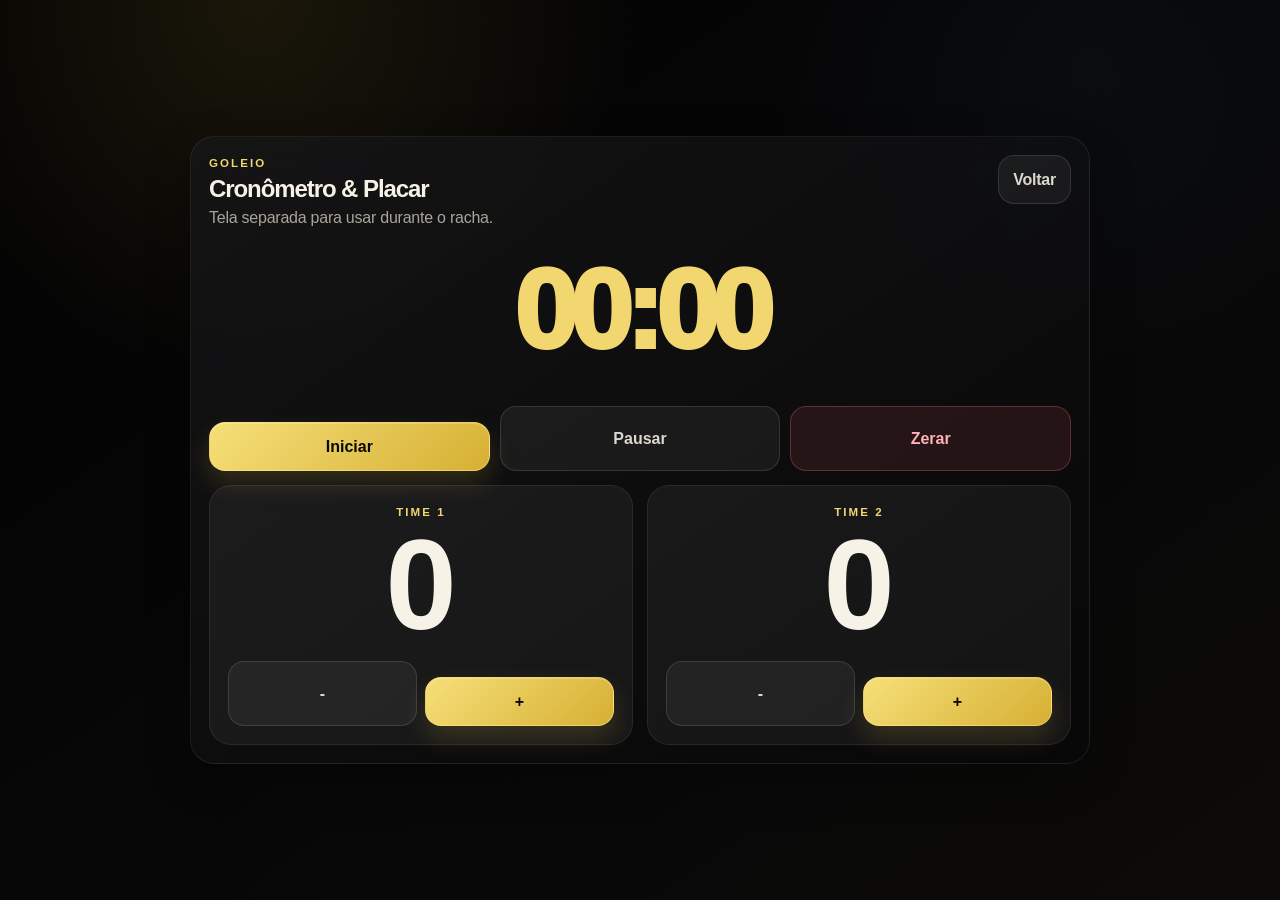
<file: cronometro-placar.html>
<!DOCTYPE html>
<html lang="pt-BR">
<head>
  <meta charset="UTF-8" />
  <meta name="viewport" content="width=device-width, initial-scale=1.0" />
  <title>Goleio - Cronômetro e Placar</title>
  <link rel="stylesheet" href="css/style.css" />
  <style>
    .scoreboard-shell { min-height: 100vh; padding: 18px; display: grid; place-items: center; }
    .scoreboard-card { width: min(100%, 900px); }
    .clock-number { font-size: clamp(3rem, 12vw, 7rem); font-weight: 950; color: var(--gold-2); text-align: center; letter-spacing: -0.06em; }
    .score-grid { display: grid; grid-template-columns: 1fr 1fr; gap: 14px; margin-top: 14px; }
    .score-team { text-align: center; background: rgba(255,255,255,.05); border: 1px solid var(--line); border-radius: 22px; padding: 18px; }
    .score-team strong { display: block; font-size: clamp(4rem, 14vw, 8rem); line-height: 1; color: var(--text); }
    .score-actions { display: flex; gap: 8px; margin-top: 12px; }
    .score-actions button { flex: 1; }
    @media(max-width:640px){ .score-grid { grid-template-columns:1fr; } }
  </style>
</head>
<body>
  <section class="scoreboard-shell">
    <div class="scoreboard-card card">
      <div class="card-top">
        <div>
          <p class="eyebrow">Goleio</p>
          <h1>Cronômetro & Placar</h1>
          <p class="muted">Tela separada para usar durante o racha.</p>
        </div>
        <a class="btn-secondary" style="text-decoration:none" href="index.html">Voltar</a>
      </div>

      <div class="clock-number" id="timer">00:00</div>
      <div class="form-actions">
        <button class="btn-primary" id="startBtn">Iniciar</button>
        <button class="btn-secondary" id="pauseBtn">Pausar</button>
        <button class="btn-danger" id="resetBtn">Zerar</button>
      </div>

      <div class="score-grid">
        <div class="score-team">
          <p class="eyebrow">Time 1</p>
          <strong id="scoreA">0</strong>
          <div class="score-actions"><button class="btn-secondary" id="minusA">-</button><button class="btn-primary" id="plusA">+</button></div>
        </div>
        <div class="score-team">
          <p class="eyebrow">Time 2</p>
          <strong id="scoreB">0</strong>
          <div class="score-actions"><button class="btn-secondary" id="minusB">-</button><button class="btn-primary" id="plusB">+</button></div>
        </div>
      </div>
    </div>
  </section>

  <script>
    let seconds = 0, running = false, interval = null, a = 0, b = 0;
    const $ = (id) => document.getElementById(id);
    function render(){ const m = String(Math.floor(seconds/60)).padStart(2,'0'); const s = String(seconds%60).padStart(2,'0'); $('timer').textContent = `${m}:${s}`; $('scoreA').textContent = a; $('scoreB').textContent = b; }
    $('startBtn').onclick = () => { if(running) return; running = true; interval = setInterval(()=>{ seconds++; render(); }, 1000); };
    $('pauseBtn').onclick = () => { running = false; clearInterval(interval); };
    $('resetBtn').onclick = () => { running = false; clearInterval(interval); seconds = 0; render(); };
    $('plusA').onclick = () => { a++; render(); }; $('minusA').onclick = () => { a = Math.max(0, a-1); render(); };
    $('plusB').onclick = () => { b++; render(); }; $('minusB').onclick = () => { b = Math.max(0, b-1); render(); };
    render();
  </script>
</body>
</html>
</file>
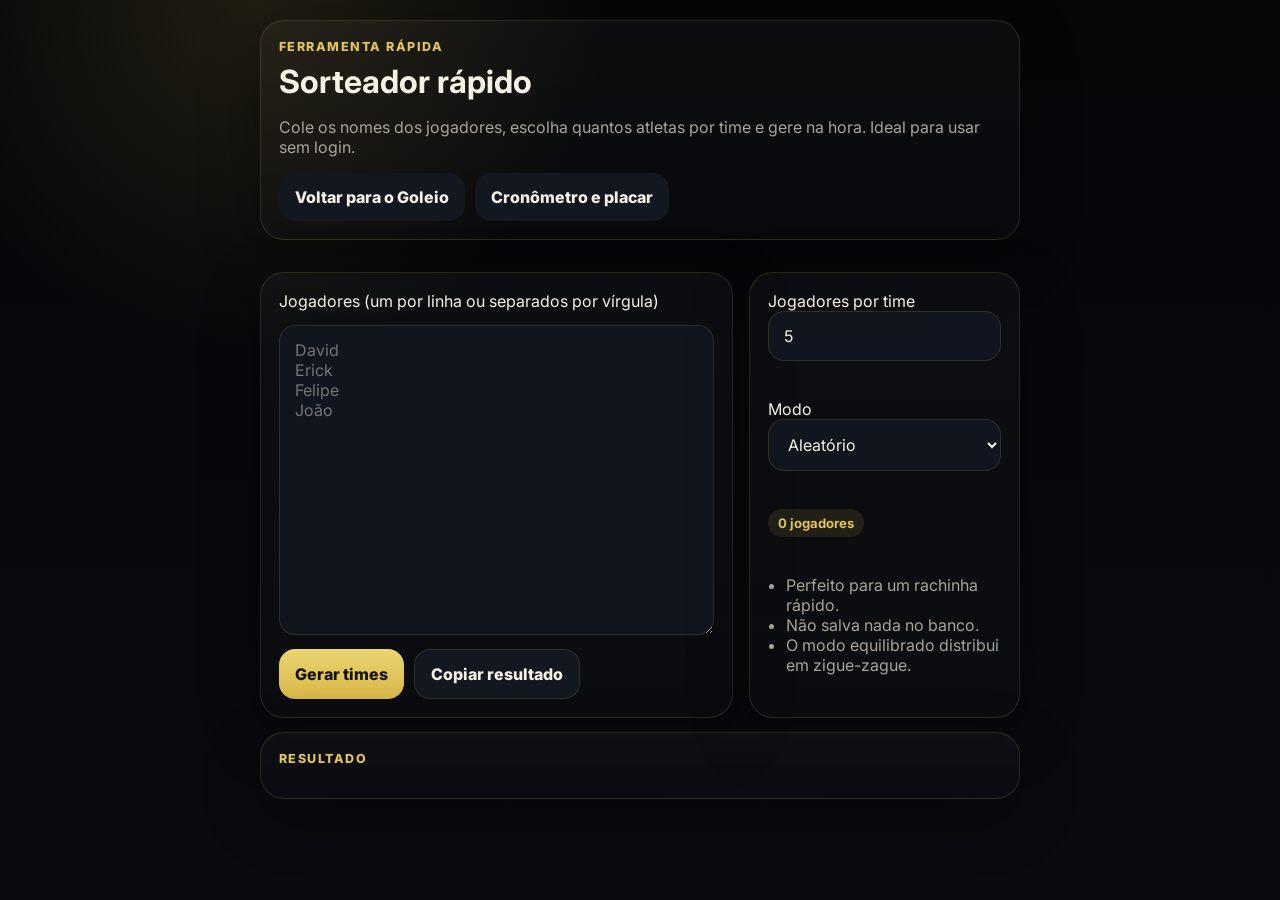
<file: sorteador-rapido.html>
<!DOCTYPE html>
<html lang="pt-BR">
<head>
  <meta charset="UTF-8" />
  <meta name="viewport" content="width=device-width, initial-scale=1.0" />
  <title>Goleio - Sorteador rápido</title>
  <link rel="preconnect" href="https://fonts.googleapis.com">
  <link rel="preconnect" href="https://fonts.gstatic.com" crossorigin>
  <link href="https://fonts.googleapis.com/css2?family=Inter:wght@400;500;600;700;800&display=swap" rel="stylesheet">
  <style>
    :root{--bg:#050608;--bg2:#0d1015;--card:#0f1218;--gold:#e2c458;--text:#f5f1e5;--muted:#a9a39a;--line:rgba(226,196,88,.15)}
    *{box-sizing:border-box} body{margin:0;font-family:Inter,system-ui,sans-serif;background:radial-gradient(circle at 20% 0%, rgba(226,196,88,.12), transparent 26%),linear-gradient(180deg,#050608,#090b10);color:var(--text);min-height:100svh;padding:20px}
    .wrap{max-width:760px;margin:0 auto}.card{background:linear-gradient(180deg, rgba(255,255,255,.03), rgba(255,255,255,.01));border:1px solid var(--line);border-radius:24px;padding:18px;box-shadow:0 18px 60px rgba(0,0,0,.32)}
    h1{margin:8px 0 6px;font-size:2rem}.eyebrow{color:var(--gold);font-weight:800;text-transform:uppercase;letter-spacing:.12em;font-size:.78rem}.muted{color:var(--muted)}
    .grid{display:grid;grid-template-columns:1.4fr .8fr;gap:16px;margin-top:18px}.stack{display:grid;gap:14px}
    textarea,input,select{width:100%;background:#11151d;border:1px solid var(--line);color:var(--text);border-radius:16px;padding:14px 15px;font:inherit}
    button,a.btn{display:inline-flex;align-items:center;justify-content:center;gap:10px;border:none;border-radius:16px;padding:14px 16px;font:inherit;font-weight:800;cursor:pointer;text-decoration:none}
    .btn-primary{background:linear-gradient(180deg,#ecd572,#d7b647);color:#17130a}.btn-secondary{background:#121720;color:var(--text);border:1px solid var(--line)}
    .teams{display:grid;grid-template-columns:repeat(auto-fit,minmax(220px,1fr));gap:12px}.team{background:#0c1016;border:1px solid var(--line);border-radius:18px;padding:14px}.team h3{margin:0 0 10px;font-size:1rem;color:var(--gold)}
    .pill{display:inline-flex;padding:6px 10px;border-radius:999px;background:rgba(226,196,88,.1);color:var(--gold);font-size:.82rem;font-weight:700}.actions{display:flex;gap:10px;flex-wrap:wrap}.hint-list{margin:0;padding-left:18px;color:var(--muted)}
    @media(max-width:640px){body{padding:14px}.grid{grid-template-columns:1fr}h1{font-size:1.65rem}}
  </style>
</head>
<body>
  <div class="wrap stack">
    <section class="card">
      <div class="eyebrow">Ferramenta rápida</div>
      <h1>Sorteador rápido</h1>
      <p class="muted">Cole os nomes dos jogadores, escolha quantos atletas por time e gere na hora. Ideal para usar sem login.</p>
      <div class="actions" style="margin-top:14px">
        <a class="btn btn-secondary" href="index.html">Voltar para o Goleio</a>
        <a class="btn btn-secondary" href="cronometro-placar.html">Cronômetro e placar</a>
      </div>
    </section>
    <section class="grid">
      <div class="card stack">
        <label>Jogadores (um por linha ou separados por vírgula)</label>
        <textarea id="playersInput" rows="14" placeholder="David
Erick
Felipe
João"></textarea>
        <div class="actions">
          <button class="btn-primary" id="generateBtn">Gerar times</button>
          <button class="btn-secondary" id="copyBtn" type="button">Copiar resultado</button>
        </div>
      </div>
      <div class="card stack">
        <div>
          <label>Jogadores por time</label>
          <input id="perTeam" type="number" min="1" max="30" value="5" />
        </div>
        <div>
          <label>Modo</label>
          <select id="mode"><option value="aleatorio">Aleatório</option><option value="equilibrado">Zigue-zague simples</option></select>
        </div>
        <div>
          <span class="pill" id="countPill">0 jogadores</span>
        </div>
        <ul class="hint-list">
          <li>Perfeito para um rachinha rápido.</li>
          <li>Não salva nada no banco.</li>
          <li>O modo equilibrado distribui em zigue-zague.</li>
        </ul>
      </div>
    </section>
    <section class="card stack">
      <div class="eyebrow">Resultado</div>
      <div id="teams" class="teams"></div>
    </section>
  </div>
  <script>
    const input = document.getElementById('playersInput');
    const perTeamInput = document.getElementById('perTeam');
    const modeInput = document.getElementById('mode');
    const teamsEl = document.getElementById('teams');
    const countPill = document.getElementById('countPill');
    let lastText='';
    function parsePlayers(){
      const raw=input.value.replace(/,/g,'
').split(/
+/).map(v=>v.trim()).filter(Boolean);
      countPill.textContent=`${raw.length} jogador(es)`;
      return raw;
    }
    function shuffle(arr){for(let i=arr.length-1;i>0;i--){const j=Math.floor(Math.random()*(i+1));[arr[i],arr[j]]=[arr[j],arr[i]]}return arr}
    function build(players, perTeam, mode){
      const totalTeams=Math.max(1, Math.ceil(players.length/perTeam));
      const teams=Array.from({length:totalTeams},(_,i)=>({name:`Time ${i+1}`, players:[]}));
      const list=shuffle([...players]);
      if(mode==='aleatorio'){
        list.forEach((name,idx)=>teams[idx%teams.length].players.push(name));
      } else {
        let order=[...teams.keys()]; let ptr=0; let dir=1;
        list.forEach((name)=>{
          teams[order[ptr]].players.push(name);
          ptr += dir;
          if(ptr>=teams.length){ptr=teams.length-1;dir=-1}
          if(ptr<0){ptr=0;dir=1}
        });
      }
      return teams;
    }
    function render(){
      const players=parsePlayers();
      const perTeam=Math.max(1, Number(perTeamInput.value||5));
      if(players.length<2){teamsEl.innerHTML='<p class="muted">Adicione pelo menos 2 jogadores para sortear.</p>'; lastText=''; return}
      const teams=build(players, perTeam, modeInput.value);
      teamsEl.innerHTML=teams.map(team=>`<article class="team"><h3>${team.name}</h3>${team.players.map((p,i)=>`<div>${i+1}. ${p}</div>`).join('')}</article>`).join('');
      lastText=teams.map(team=>`${team.name}
${team.players.map((p,i)=>`${i+1}. ${p}`).join('
')}`).join('

');
    }
    document.getElementById('generateBtn').addEventListener('click', render);
    document.getElementById('copyBtn').addEventListener('click', async()=>{ if(!lastText){render()} if(!lastText) return; await navigator.clipboard.writeText(lastText); alert('Resultado copiado!'); });
    input.addEventListener('input', parsePlayers); parsePlayers();
  </script>
</body>
</html>
</file>
<file: css/style.css>
:root {
  --bg: #050505;
  --bg-2: #0d0d0f;
  --card: rgba(20, 20, 23, 0.88);
  --card-2: #151515;
  --line: rgba(218, 165, 32, 0.22);
  --gold: #d4af37;
  --gold-2: #f3d77a;
  --text: #f6f0df;
  --muted: #a9a194;
  --danger: #ff6464;
  --success: #5df2a0;
  --blue: #7cb8ff;
  --shadow: 0 18px 70px rgba(0, 0, 0, 0.45);
  --radius: 22px;
}

* { box-sizing: border-box; margin: 0; padding: 0; }
html { scroll-behavior: smooth; }
body {
  min-height: 100vh;
  background:
    radial-gradient(circle at 18% 12%, rgba(212, 175, 55, 0.18), transparent 30%),
    radial-gradient(circle at 82% 8%, rgba(243, 215, 122, 0.08), transparent 25%),
    linear-gradient(135deg, #020202 0%, #090909 45%, #11100d 100%);
  color: var(--text);
  font-family: Inter, Arial, Helvetica, sans-serif;
}

button, input, select, textarea { font: inherit; }
button { cursor: pointer; }
input, select, textarea {
  width: 100%;
  border: 1px solid rgba(212, 175, 55, 0.24);
  background: rgba(255, 255, 255, 0.055);
  color: var(--text);
  border-radius: 14px;
  padding: 12px 13px;
  outline: none;
}
select option { background: #111; color: var(--text); }
textarea { min-height: 96px; resize: vertical; }
label { display: block; margin: 12px 0 7px; color: var(--gold-2); font-size: 0.84rem; font-weight: 700; }
input:focus, select:focus, textarea:focus { border-color: var(--gold); box-shadow: 0 0 0 3px rgba(212, 175, 55, 0.10); }

.hidden { display: none !important; }
.muted { color: var(--muted); }
.hint { color: var(--muted); font-size: 0.82rem; line-height: 1.4; margin-top: 10px; }
.center { text-align: center; }
.eyebrow { color: var(--gold); text-transform: uppercase; letter-spacing: 0.14em; font-size: 0.72rem; font-weight: 800; }
.glass-card {
  background: linear-gradient(145deg, rgba(22,22,25,0.92), rgba(8,8,9,0.88));
  border: 1px solid var(--line);
  box-shadow: var(--shadow);
  backdrop-filter: blur(10px);
}

.auth-shell {
  min-height: 100vh;
  display: grid;
  place-items: center;
  padding: 18px;
}
.auth-card {
  width: min(100%, 560px);
  border-radius: 28px;
  padding: 26px;
}
.brand-block { display: flex; gap: 14px; align-items: center; margin-bottom: 22px; }
.brand-logo {
  width: 64px;
  height: 64px;
  border-radius: 20px;
  display: grid;
  place-items: center;
  background: linear-gradient(145deg, var(--gold-2), var(--gold));
  color: #151008;
  font-weight: 950;
  font-size: 2rem;
  box-shadow: 0 10px 30px rgba(212,175,55,0.2);
}
.brand-logo.small { width: 44px; height: 44px; border-radius: 15px; font-size: 1.45rem; }
.brand-block h1 { font-size: clamp(2.2rem, 8vw, 4rem); line-height: 0.95; }
.auth-tabs { display: grid; grid-template-columns: 1fr 1fr; gap: 8px; background: rgba(255,255,255,0.045); padding: 6px; border-radius: 18px; margin: 20px 0; }
.tab-btn { border: 0; color: var(--muted); background: transparent; padding: 11px; border-radius: 14px; font-weight: 800; }
.tab-btn.active { background: rgba(212,175,55,0.14); color: var(--gold-2); border: 1px solid rgba(212,175,55,0.22); }
.auth-form { animation: fade 0.25s ease; }

.app-shell {
  min-height: 100vh;
  display: grid;
  grid-template-columns: 280px 1fr;
  gap: 18px;
  padding: 18px;
}
.sidebar {
  border-radius: var(--radius);
  padding: 18px;
  min-height: calc(100vh - 36px);
  position: sticky;
  top: 18px;
  display: flex;
  flex-direction: column;
  gap: 18px;
}
.side-brand { display: flex; align-items: center; gap: 12px; padding-bottom: 14px; border-bottom: 1px solid var(--line); }
.side-brand span { display: block; color: var(--muted); font-size: 0.78rem; }
.side-nav { display: grid; gap: 8px; flex: 1; }
.nav-btn, .btn-ghost, .btn-primary, .btn-secondary, .btn-danger, .mini-btn {
  border: 0;
  border-radius: 15px;
  padding: 12px 14px;
  font-weight: 850;
  display: inline-flex;
  align-items: center;
  justify-content: center;
  gap: 8px;
  transition: transform .15s ease, border-color .15s ease, background .15s ease;
}
.nav-btn {
  justify-content: flex-start;
  background: transparent;
  color: var(--muted);
  border: 1px solid transparent;
}
.nav-btn:hover, .nav-btn.active { color: var(--gold-2); background: rgba(212,175,55,0.10); border-color: rgba(212,175,55,0.20); }
.btn-primary {
  width: 100%;
  margin-top: 16px;
  background: linear-gradient(145deg, var(--gold-2), var(--gold));
  color: #151008;
  box-shadow: 0 12px 30px rgba(212,175,55,0.17);
}
.btn-secondary { background: rgba(212,175,55,0.12); color: var(--gold-2); border: 1px solid rgba(212,175,55,0.24); }
.btn-danger, .danger { background: rgba(255,100,100,0.11); color: #ff8585; border: 1px solid rgba(255,100,100,0.22); }
.btn-ghost { background: rgba(255,255,255,0.045); color: var(--text); border: 1px solid rgba(255,255,255,0.06); }
button:hover { transform: translateY(-1px); }
.main-area { min-width: 0; display: grid; gap: 16px; align-content: start; }
.topbar {
  border-radius: var(--radius);
  padding: 18px 20px;
  display: flex;
  justify-content: space-between;
  align-items: center;
  gap: 12px;
}
.topbar h2 { font-size: clamp(1.25rem, 3vw, 2rem); }
.active-racha-pill { border: 1px solid var(--line); background: rgba(212,175,55,0.10); color: var(--gold-2); padding: 10px 13px; border-radius: 999px; font-weight: 800; font-size: 0.86rem; white-space: nowrap; }
.content-area { display: grid; gap: 16px; }

.grid-2 { display: grid; grid-template-columns: repeat(2, minmax(0, 1fr)); gap: 12px; }
.grid-3 { display: grid; grid-template-columns: repeat(3, minmax(0, 1fr)); gap: 12px; }
.card-grid { display: grid; grid-template-columns: repeat(auto-fit, minmax(250px, 1fr)); gap: 14px; }
.card {
  background: var(--card);
  border: 1px solid var(--line);
  border-radius: var(--radius);
  padding: 18px;
  box-shadow: 0 12px 45px rgba(0,0,0,0.22);
}
.card h3 { margin-bottom: 8px; }
.form-actions { display: flex; flex-wrap: wrap; gap: 10px; margin-top: 14px; }
.form-actions button { flex: 1; min-width: 150px; }
.inline-row { display: flex; gap: 10px; align-items: end; }
.inline-row > * { flex: 1; }

.stat-row { display: grid; grid-template-columns: repeat(auto-fit, minmax(130px, 1fr)); gap: 10px; }
.stat {
  background: rgba(255,255,255,0.04);
  border: 1px solid rgba(212,175,55,0.18);
  border-radius: 18px;
  padding: 14px;
}
.stat strong { display: block; font-size: 1.5rem; color: var(--gold-2); }
.status-badge, .role-badge {
  display: inline-flex;
  align-items: center;
  gap: 5px;
  border-radius: 999px;
  padding: 5px 9px;
  font-size: 0.74rem;
  font-weight: 900;
  border: 1px solid rgba(255,255,255,0.12);
  color: var(--muted);
  background: rgba(255,255,255,0.05);
}
.status-ativo { color: var(--success); border-color: rgba(93,242,160,0.24); background: rgba(93,242,160,0.08); }
.status-pendente { color: var(--gold-2); border-color: rgba(212,175,55,0.24); background: rgba(212,175,55,0.08); }
.role-admin { color: var(--gold-2); }

.member-list { display: grid; gap: 10px; }
.member-card {
  display: grid;
  grid-template-columns: 58px 1fr auto;
  gap: 12px;
  align-items: center;
  padding: 12px;
  border-radius: 18px;
  background: rgba(255,255,255,0.04);
  border: 1px solid rgba(212,175,55,0.14);
}
.avatar {
  width: 58px;
  height: 58px;
  border-radius: 18px;
  object-fit: cover;
  display: grid;
  place-items: center;
  background: linear-gradient(145deg, rgba(212,175,55,0.35), rgba(255,255,255,0.05));
  color: var(--gold-2);
  font-weight: 950;
  border: 1px solid rgba(212,175,55,0.28);
}
.avatar.big { width: 104px; height: 104px; border-radius: 28px; font-size: 2.3rem; }
.avatar img { width: 100%; height: 100%; border-radius: inherit; object-fit: cover; }
.member-meta { display: flex; flex-wrap: wrap; gap: 6px; margin-top: 7px; }
.member-actions { display: flex; flex-wrap: wrap; gap: 8px; justify-content: flex-end; }
.mini-btn { padding: 9px 11px; font-size: 0.82rem; }

.player-card-premium {
  position: relative;
  overflow: hidden;
  min-height: 300px;
  border-radius: 28px;
  background:
    linear-gradient(145deg, rgba(212,175,55,0.18), transparent 38%),
    linear-gradient(160deg, #1b1710, #090909 60%);
  border: 1px solid rgba(212,175,55,0.32);
  padding: 18px;
}
.player-card-premium::after {
  content: "";
  position: absolute;
  inset: auto -35% -50% auto;
  width: 260px;
  height: 260px;
  background: radial-gradient(circle, rgba(212,175,55,0.18), transparent 70%);
  pointer-events: none;
}
.card-top { display: flex; justify-content: space-between; gap: 12px; align-items: flex-start; }
.overall { text-align: center; }
.overall strong { display: block; font-size: 2.4rem; color: var(--gold-2); line-height: 1; }
.overall span { color: var(--muted); font-size: 0.75rem; font-weight: 900; }
.player-name { margin-top: 18px; }
.player-name h3 { font-size: 1.5rem; }
.skill-grid { display: grid; grid-template-columns: repeat(3, 1fr); gap: 9px; margin-top: 16px; }
.skill { background: rgba(255,255,255,0.05); border: 1px solid rgba(212,175,55,0.13); border-radius: 14px; padding: 10px; text-align: center; }
.skill strong { display: block; color: var(--gold-2); }
.skill span { font-size: 0.72rem; color: var(--muted); font-weight: 800; }

.stars { display: flex; gap: 4px; flex-wrap: wrap; }
.star-btn { background: transparent; color: #5c5340; border: 0; font-size: 1.28rem; padding: 2px; }
.star-btn.active { color: var(--gold-2); }
.presence-buttons { display: grid; grid-template-columns: repeat(4, 1fr); gap: 8px; margin-top: 12px; }
.presence-buttons button { min-width: 0; }
.team-result { display: grid; grid-template-columns: repeat(auto-fit, minmax(210px, 1fr)); gap: 12px; margin-top: 14px; }
.team-card { background: rgba(255,255,255,0.05); border: 1px solid rgba(212,175,55,0.18); border-radius: 20px; padding: 14px; }
.team-card h4 { color: var(--gold-2); margin-bottom: 8px; }
.team-card ul { list-style: none; display: grid; gap: 6px; }
.team-card li { color: var(--text); }
.team-score { color: var(--muted); font-size: 0.82rem; margin-bottom: 8px; }

.toast {
  position: fixed;
  top: 18px;
  left: 50%;
  transform: translateX(-50%);
  z-index: 9999;
  width: min(92vw, 480px);
  background: #151515;
  border: 1px solid var(--line);
  color: var(--text);
  box-shadow: var(--shadow);
  border-radius: 18px;
  padding: 13px 16px;
  text-align: center;
  font-weight: 800;
}

@keyframes fade { from { opacity: 0; transform: translateY(4px); } to { opacity: 1; transform: translateY(0); } }

@media (max-width: 900px) {
  .app-shell { grid-template-columns: 1fr; padding: 10px; }
  .sidebar { position: static; min-height: unset; }
  .side-nav { grid-template-columns: repeat(3, 1fr); }
  .nav-btn { justify-content: center; font-size: 0.84rem; padding: 10px; }
  .topbar { align-items: flex-start; flex-direction: column; }
}
@media (max-width: 640px) {
  .grid-2, .grid-3 { grid-template-columns: 1fr; }
  .auth-card { padding: 18px; }
  .brand-block { align-items: flex-start; }
  .side-nav { grid-template-columns: repeat(2, 1fr); }
  .member-card { grid-template-columns: 48px 1fr; }
  .member-actions { grid-column: 1 / -1; justify-content: stretch; }
  .member-actions button { flex: 1; }
  .presence-buttons { grid-template-columns: repeat(2, 1fr); }
  .skill-grid { grid-template-columns: repeat(2, 1fr); }
}

/* ============================================================
   ETAPA 3 - UX MOBILE PREMIUM
   Ajustes visuais sem mudar a lógica do app.
   Foco: mobile-first, menos poluição, navegação inferior,
   fonte profissional, cards mais limpos e microinterações.
   ============================================================ */
:root {
  --bg: #070706;
  --bg-2: #0c0b09;
  --card: rgba(18, 17, 15, 0.82);
  --card-2: rgba(27, 25, 21, 0.86);
  --line: rgba(222, 185, 78, 0.16);
  --line-strong: rgba(222, 185, 78, 0.34);
  --gold: #d7b64a;
  --gold-2: #ffe087;
  --text: #fbf6e9;
  --muted: #a9a195;
  --soft: rgba(255,255,255,0.055);
  --shadow: 0 18px 55px rgba(0, 0, 0, 0.38);
  --radius: 24px;
}

body {
  font-family: 'Inter', Arial, Helvetica, sans-serif;
  line-height: 1.45;
  letter-spacing: -0.015em;
  background:
    radial-gradient(circle at 20% 2%, rgba(215, 182, 74, 0.14), transparent 30%),
    radial-gradient(circle at 92% 8%, rgba(255, 224, 135, 0.06), transparent 24%),
    linear-gradient(145deg, #050505 0%, #090807 52%, #11100c 100%);
}

h1, h2, h3, h4, .brand-block h1, .topbar h2, .player-name h3 {
  font-family: 'Sora', 'Inter', Arial, sans-serif;
  letter-spacing: -0.045em;
}

button, input, select, textarea { font-family: 'Inter', Arial, sans-serif; }

input, select, textarea {
  min-height: 48px;
  border-radius: 16px;
  border-color: rgba(222, 185, 78, 0.20);
  background: rgba(255,255,255,0.06);
  transition: border-color .18s ease, box-shadow .18s ease, background .18s ease;
}

input::placeholder, textarea::placeholder { color: rgba(251,246,233,0.38); }
input:focus, select:focus, textarea:focus {
  background: rgba(255,255,255,0.075);
  border-color: rgba(255,224,135,0.58);
  box-shadow: 0 0 0 4px rgba(215,182,74,0.10);
}

label {
  color: var(--gold-2);
  font-size: .76rem;
  letter-spacing: .02em;
  margin-bottom: 6px;
}

.glass-card,
.card,
.player-card-premium,
.stat,
.team-card,
.member-card {
  box-shadow: 0 12px 42px rgba(0,0,0,.24);
}

.card {
  padding: 18px;
  border-radius: 24px;
  background: linear-gradient(145deg, rgba(22,21,18,.88), rgba(9,9,8,.88));
}

.card h3 {
  display: flex;
  align-items: center;
  gap: 9px;
  margin-bottom: 8px;
  font-size: 1.08rem;
}

.card h3 svg { width: 20px; height: 20px; color: var(--gold-2); }

.btn-primary,
.btn-secondary,
.btn-danger,
.btn-ghost,
.mini-btn,
.nav-btn {
  min-height: 46px;
  border-radius: 16px;
  transition: transform .18s ease, box-shadow .18s ease, background .18s ease, border-color .18s ease, opacity .18s ease;
}

.btn-primary {
  background: linear-gradient(145deg, #ffe68f, #d2ad36);
  box-shadow: 0 14px 32px rgba(215,182,74,.18);
}

.btn-primary:active,
.btn-secondary:active,
.btn-danger:active,
.btn-ghost:active,
.nav-btn:active { transform: scale(.985); }

.topbar {
  position: sticky;
  top: 18px;
  z-index: 20;
  min-height: 86px;
}

.topbar-actions {
  display: flex;
  align-items: center;
  gap: 10px;
  margin-left: auto;
}

.top-icon-btn {
  display: none;
  width: 44px;
  height: 44px;
  border: 1px solid rgba(255,255,255,.08);
  background: rgba(255,255,255,.055);
  color: var(--text);
  border-radius: 15px;
  align-items: center;
  justify-content: center;
}

.content-area > * {
  animation: fadeUp .28s ease both;
}

.card-grid > *, .stat-row > *, .member-list > *, .team-result > * {
  animation: fadeUp .26s ease both;
}

@keyframes fadeUp {
  from { opacity: 0; transform: translateY(8px); }
  to { opacity: 1; transform: translateY(0); }
}

.member-card {
  border-radius: 22px;
  background: rgba(255,255,255,.045);
}

.stat {
  background: rgba(255,255,255,.04);
  border-color: rgba(222,185,78,.14);
}

.stat strong {
  font-family: 'Sora', 'Inter', sans-serif;
  font-size: 1.65rem;
}

.player-card-premium {
  background:
    radial-gradient(circle at 75% 10%, rgba(255,224,135,.24), transparent 28%),
    linear-gradient(145deg, rgba(70,58,22,.35), transparent 38%),
    linear-gradient(160deg, #18150f, #060606 62%);
}

.avatar,
.avatar.big {
  overflow: hidden;
  box-shadow: inset 0 0 0 1px rgba(255,255,255,.04);
}

.skill-grid { gap: 10px; }
.skill {
  border-radius: 16px;
  background: rgba(255,255,255,.045);
}

.toast {
  top: 16px;
  border-radius: 18px;
  background: rgba(18,17,15,.96);
  backdrop-filter: blur(12px);
}

@media (min-width: 1100px) {
  .main-area {
    max-width: 1180px;
    width: 100%;
    margin: 0 auto;
  }
}

/* Tablet: menos peso visual */
@media (max-width: 900px) {
  body { padding-bottom: 94px; }

  .app-shell {
    display: block;
    padding: 10px;
  }

  .main-area { gap: 12px; }

  .sidebar {
    position: fixed;
    left: 10px;
    right: 10px;
    bottom: 10px;
    top: auto;
    z-index: 80;
    min-height: 0;
    padding: 8px;
    border-radius: 24px;
    background: rgba(12,11,9,.92);
    backdrop-filter: blur(18px);
    border-color: rgba(255,224,135,.18);
  }

  .side-brand,
  #logoutBtn { display: none; }

  .side-nav {
    display: grid;
    grid-template-columns: repeat(6, minmax(0,1fr));
    gap: 4px;
  }

  .nav-btn {
    min-height: 58px;
    padding: 7px 4px;
    justify-content: center;
    flex-direction: column;
    gap: 4px;
    font-size: .66rem;
    line-height: 1.05;
    border-radius: 18px;
    color: rgba(251,246,233,.58);
  }

  .nav-btn svg { width: 21px; height: 21px; }

  .nav-btn.active {
    color: var(--gold-2);
    background: linear-gradient(145deg, rgba(215,182,74,.20), rgba(215,182,74,.07));
    border-color: rgba(255,224,135,.24);
  }

  .topbar {
    top: 10px;
    min-height: auto;
    padding: 14px;
    border-radius: 22px;
    flex-direction: row;
    align-items: center;
  }

  .topbar h2 {
    font-size: 1.28rem;
    line-height: 1.05;
  }

  .topbar .eyebrow {
    font-size: .62rem;
    letter-spacing: .12em;
  }

  .topbar-actions { gap: 8px; }
  .top-icon-btn { display: inline-flex; }

  .active-racha-pill {
    max-width: 144px;
    overflow: hidden;
    text-overflow: ellipsis;
    padding: 8px 10px;
    font-size: .72rem;
  }

  .content-area {
    gap: 12px;
    margin-top: 12px;
  }

  .card-grid { grid-template-columns: 1fr; gap: 12px; }
  .stat-row {
    grid-template-columns: repeat(3, minmax(0, 1fr));
    gap: 8px;
  }

  .stat {
    padding: 12px;
    border-radius: 18px;
  }

  .stat span { font-size: .72rem; }
  .stat strong { font-size: 1.35rem; }

  .card { padding: 16px; }

  .member-card {
    grid-template-columns: 52px 1fr;
    padding: 11px;
    gap: 10px;
  }

  .member-actions {
    grid-column: 1 / -1;
    display: grid;
    grid-template-columns: repeat(auto-fit, minmax(120px, 1fr));
  }

  .member-actions button { width: 100%; }
}

/* Celular: aparência de app nativo */
@media (max-width: 640px) {
  body {
    background:
      radial-gradient(circle at 14% 0%, rgba(215,182,74,.16), transparent 28%),
      linear-gradient(180deg, #080807 0%, #050505 100%);
  }

  .app-shell { padding: 8px; }
  .auth-shell { padding: 12px; align-items: start; padding-top: 28px; }
  .auth-card { border-radius: 26px; padding: 20px; }
  .brand-block { gap: 12px; }
  .brand-logo { width: 54px; height: 54px; border-radius: 18px; font-size: 1.65rem; }
  .brand-block h1 { font-size: 2.35rem; }

  .topbar {
    border-radius: 20px;
    box-shadow: 0 10px 38px rgba(0,0,0,.32);
  }

  .active-racha-pill { display: none; }

  .grid-2,
  .grid-3,
  .inline-row {
    grid-template-columns: 1fr;
    display: grid;
  }

  .inline-row > * { width: 100%; }

  .stat-row {
    grid-template-columns: repeat(3, minmax(0,1fr));
    overflow-x: auto;
    scrollbar-width: none;
  }
  .stat-row::-webkit-scrollbar { display: none; }

  .stat { min-width: 104px; }

  .card h3 { font-size: 1.02rem; }
  .muted { font-size: .88rem; }
  .hint { font-size: .78rem; }

  input, select, textarea { min-height: 50px; font-size: 16px; }

  .btn-primary,
  .btn-secondary,
  .btn-danger,
  .btn-ghost,
  .mini-btn { min-height: 50px; }

  .form-actions {
    display: grid;
    grid-template-columns: 1fr;
  }

  .presence-buttons {
    grid-template-columns: repeat(2, minmax(0,1fr));
    gap: 8px;
  }

  .presence-buttons button {
    padding: 10px 8px;
    font-size: .86rem;
  }

  .player-card-premium {
    min-height: auto;
    padding: 16px;
    border-radius: 28px;
  }

  .avatar.big { width: 86px; height: 86px; border-radius: 24px; }
  .overall strong { font-size: 2rem; }
  .player-name { margin-top: 14px; }
  .player-name h3 { font-size: 1.34rem; }
  .skill-grid { grid-template-columns: repeat(3, 1fr); gap: 8px; }
  .skill { padding: 9px 6px; }

  .member-card strong { font-size: .98rem; }
  .member-meta { gap: 5px; }
  .status-badge, .role-badge { font-size: .68rem; padding: 4px 7px; }

  .team-result { grid-template-columns: 1fr; }

  .toast {
    top: 10px;
    width: calc(100vw - 20px);
    font-size: .9rem;
  }
}

@media (max-width: 390px) {
  .nav-btn { font-size: .59rem; }
  .nav-btn svg { width: 19px; height: 19px; }
  .skill-grid { grid-template-columns: repeat(2, 1fr); }
}

@media (prefers-reduced-motion: reduce) {
  *, *::before, *::after {
    animation-duration: .001ms !important;
    animation-iteration-count: 1 !important;
    transition-duration: .001ms !important;
    scroll-behavior: auto !important;
  }
}

/* ============================================================
   ETAPA 4 - TELAS RECOLHIDAS, MODAL DE PERFIL E DATAS DO RACHA
   ============================================================ */
.quick-actions,
.profile-actions-stack {
  display: grid;
  gap: 12px;
}

.accordion-card {
  background: linear-gradient(145deg, rgba(22,21,18,.86), rgba(8,8,7,.88));
  border: 1px solid var(--line);
  border-radius: 24px;
  overflow: hidden;
  box-shadow: 0 12px 42px rgba(0,0,0,.22);
}

.accordion-card > summary {
  list-style: none;
  min-height: 66px;
  padding: 18px;
  display: flex;
  align-items: center;
  justify-content: space-between;
  gap: 14px;
  color: var(--text);
  font-weight: 900;
  cursor: pointer;
  user-select: none;
}

.accordion-card > summary::-webkit-details-marker { display: none; }
.accordion-card > summary span {
  display: inline-flex;
  align-items: center;
  gap: 10px;
}
.accordion-card > summary svg { color: var(--gold-2); }
.summary-chevron { transition: transform .22s ease; opacity: .75; }
.accordion-card[open] .summary-chevron { transform: rotate(180deg); }

.accordion-content {
  padding: 0 18px 18px;
  animation: fadeUp .22s ease both;
}

.clean-card { background: linear-gradient(145deg, rgba(19,18,16,.84), rgba(9,9,8,.86)); }
.compact-stats .stat { padding: 12px; }
.profile-layout { align-items: start; }
.full { width: 100%; margin-top: 14px; }

.compact-members { gap: 8px; }
.compact-member-card {
  grid-template-columns: 46px minmax(0, 1fr) auto;
  min-height: 66px;
  padding: 9px 10px;
  border-radius: 17px;
}
.compact-member-card .avatar {
  width: 46px;
  height: 46px;
  border-radius: 15px;
  font-size: .9rem;
}
.compact-member-info {
  min-width: 0;
}
.compact-member-info strong {
  display: block;
  white-space: nowrap;
  overflow: hidden;
  text-overflow: ellipsis;
  line-height: 1.15;
}
.compact-meta {
  margin-top: 5px;
  gap: 4px;
}
.compact-actions {
  gap: 6px;
  flex-wrap: nowrap;
}
.compact-actions .mini-btn {
  min-height: 38px;
  padding: 7px 10px;
  border-radius: 13px;
}
.compact-actions .mini-btn svg { width: 16px; height: 16px; }

.date-picker-card {
  margin-top: 12px;
  padding: 14px;
  border: 1px solid rgba(222,185,78,.14);
  border-radius: 20px;
  background: rgba(255,255,255,.035);
}
.date-picker-card > div:first-child strong {
  display: block;
  color: var(--text);
  margin-top: 4px;
}
.date-strip {
  display: flex;
  gap: 8px;
  overflow-x: auto;
  padding: 12px 2px 2px;
  scrollbar-width: none;
}
.date-strip::-webkit-scrollbar { display: none; }
.date-chip {
  min-width: 94px;
  flex: 0 0 auto;
  border: 1px solid rgba(222,185,78,.18);
  background: rgba(255,255,255,.045);
  color: var(--text);
  border-radius: 17px;
  padding: 10px 12px;
  display: grid;
  gap: 2px;
  text-align: left;
}
.date-chip span {
  color: var(--muted);
  font-size: .68rem;
  font-weight: 800;
  text-transform: uppercase;
  letter-spacing: .04em;
}
.date-chip strong {
  color: var(--gold-2);
  font-size: 1rem;
}
.date-chip.active {
  background: linear-gradient(145deg, rgba(255,224,135,.20), rgba(215,182,74,.08));
  border-color: rgba(255,224,135,.45);
  box-shadow: 0 10px 28px rgba(215,182,74,.10);
}

.modal-overlay {
  position: fixed;
  inset: 0;
  z-index: 9998;
  padding: 16px;
  display: grid;
  place-items: center;
  background: rgba(0,0,0,.64);
  backdrop-filter: blur(10px);
  animation: fade .18s ease both;
}
.player-modal {
  width: min(100%, 560px);
  max-height: calc(100vh - 32px);
  overflow: auto;
  position: relative;
  border: 1px solid rgba(255,224,135,.22);
  border-radius: 30px;
  padding: 20px;
  background:
    radial-gradient(circle at 82% 8%, rgba(255,224,135,.18), transparent 28%),
    linear-gradient(145deg, rgba(24,23,20,.97), rgba(6,6,6,.97));
  box-shadow: 0 24px 90px rgba(0,0,0,.70);
}
.modal-close {
  position: absolute;
  top: 14px;
  right: 14px;
  width: 42px;
  height: 42px;
  border-radius: 14px;
  border: 1px solid rgba(255,255,255,.10);
  background: rgba(255,255,255,.055);
  color: var(--text);
  display: grid;
  place-items: center;
}
.modal-player-head {
  display: grid;
  grid-template-columns: auto minmax(0, 1fr) auto;
  gap: 14px;
  align-items: center;
  padding-right: 42px;
}
.modal-player-head h2 {
  font-family: 'Sora', 'Inter', sans-serif;
  font-size: clamp(1.35rem, 4vw, 2rem);
  line-height: 1.05;
  word-break: break-word;
}
.modal-overall strong { font-size: 2.25rem; }
.modal-info-grid {
  display: grid;
  grid-template-columns: repeat(2, minmax(0,1fr));
  gap: 9px;
  margin-top: 16px;
}
.modal-info-grid div,
.modal-bio,
.modal-skill {
  border: 1px solid rgba(222,185,78,.14);
  background: rgba(255,255,255,.04);
  border-radius: 17px;
  padding: 11px;
}
.modal-info-grid span,
.modal-bio span,
.modal-skill span {
  display: block;
  color: var(--muted);
  font-size: .72rem;
  font-weight: 850;
  margin-bottom: 2px;
}
.modal-info-grid strong,
.modal-skill strong {
  color: var(--gold-2);
}
.modal-bio {
  margin-top: 9px;
}
.modal-skills {
  display: grid;
  grid-template-columns: repeat(3, minmax(0,1fr));
  gap: 8px;
  margin: 12px 0 2px;
}
.modal-skill { text-align: center; }
.modal-skill strong { font-size: 1.25rem; }

@media (max-width: 900px) {
  .quick-actions { gap: 10px; }
  .accordion-card > summary { min-height: 60px; padding: 16px; }
  .accordion-content { padding: 0 16px 16px; }
  .compact-member-card {
    grid-template-columns: 42px minmax(0,1fr) auto;
    gap: 9px;
  }
  .compact-member-card .avatar {
    width: 42px;
    height: 42px;
    border-radius: 14px;
  }
  .compact-actions {
    grid-column: auto;
    display: flex;
  }
}

@media (max-width: 640px) {
  .accordion-card { border-radius: 21px; }
  .accordion-card > summary {
    min-height: 58px;
    padding: 15px;
    font-size: .96rem;
  }
  .accordion-content { padding: 0 15px 15px; }
  .profile-layout { gap: 12px; }
  .compact-member-card {
    grid-template-columns: 40px minmax(0,1fr);
  }
  .compact-member-card .avatar {
    width: 40px;
    height: 40px;
    border-radius: 13px;
  }
  .compact-actions {
    grid-column: 1 / -1;
    display: grid;
    grid-template-columns: 1fr auto auto;
    justify-content: stretch;
  }
  .compact-actions .mini-btn { width: 100%; min-height: 42px; }
  .date-chip { min-width: 86px; padding: 9px 10px; }
  .modal-overlay { padding: 10px; align-items: end; }
  .player-modal {
    width: 100%;
    max-height: calc(100vh - 20px);
    border-radius: 28px 28px 18px 18px;
    padding: 18px;
  }
  .modal-player-head {
    grid-template-columns: auto minmax(0, 1fr);
    padding-right: 38px;
  }
  .modal-player-head .overall {
    grid-column: 1 / -1;
    display: flex;
    align-items: baseline;
    gap: 8px;
    text-align: left;
  }
  .modal-info-grid { grid-template-columns: 1fr 1fr; }
  .modal-skills { grid-template-columns: repeat(2, minmax(0,1fr)); }
}


/* Correção mobile: evita hover preso e melhora o toque no menu inferior */
.nav-btn,
.btn-primary,
.btn-secondary,
.btn-danger,
.btn-ghost,
.mini-btn {
  touch-action: manipulation;
  -webkit-tap-highlight-color: transparent;
}

.nav-btn.active {
  color: var(--gold-2);
  background: rgba(212,175,55,0.12);
  border-color: rgba(212,175,55,0.26);
}

@media (hover: hover) and (pointer: fine) {
  .nav-btn:hover:not(.active) {
    color: var(--gold-2);
    background: rgba(212,175,55,0.08);
    border-color: rgba(212,175,55,0.16);
  }
}

@media (max-width: 900px) {
  .nav-btn:hover:not(.active) {
    color: rgba(251,246,233,.58);
    background: transparent;
    border-color: transparent;
  }
}

/* ============================================================
   ETAPA 8 - Correção mobile Presença/Sorteio
   Remove deslocamento horizontal e deixa datas em grade no celular.
   ============================================================ */
html,
body {
  width: 100%;
  max-width: 100%;
  overflow-x: hidden;
}

#appView,
.app-shell,
.main-area,
.content-area,
.mobile-stack,
.card,
.clean-card,
.date-picker-card,
.sorteio-card,
.presence-main-card,
.team-result,
.team-card,
.stat-row,
.grid-2,
.grid-3,
.sorteio-controls,
.sorteio-summary {
  min-width: 0;
  max-width: 100%;
}

.main-area,
.content-area {
  overflow-x: clip;
}

.mobile-stack {
  display: grid;
  gap: 12px;
}

.date-picker-card {
  overflow: hidden;
}

.date-picker-head {
  display: flex;
  justify-content: space-between;
  align-items: flex-start;
  gap: 12px;
}

.date-picker-head .hint {
  max-width: 180px;
  text-align: right;
  margin-top: 0;
}

.current-status {
  margin-top: 12px;
  padding: 10px 12px;
  border-radius: 16px;
  background: rgba(255,255,255,.04);
  border: 1px solid rgba(222,185,78,.13);
  display: flex;
  justify-content: space-between;
  gap: 10px;
  color: var(--muted);
  font-weight: 800;
}

.current-status span {
  color: var(--gold-2);
  text-transform: uppercase;
  font-size: .78rem;
}

.sorteio-controls,
.sorteio-summary {
  display: grid;
  grid-template-columns: repeat(2, minmax(0, 1fr));
  gap: 10px;
}

.sorteio-summary {
  margin-top: 12px;
}

.sorteio-summary div {
  padding: 11px 12px;
  border-radius: 16px;
  background: rgba(255,255,255,.04);
  border: 1px solid rgba(222,185,78,.13);
}

.sorteio-summary span {
  display: block;
  color: var(--muted);
  font-size: .72rem;
  font-weight: 850;
}

.sorteio-summary strong {
  color: var(--gold-2);
  font-size: 1.12rem;
}

.sorteio-controls {
  margin-top: 8px;
}

.sorteio-actions {
  display: grid;
  grid-template-columns: minmax(0, 1fr) auto;
  align-items: stretch;
}

.sorteio-actions .btn-secondary {
  min-width: 116px;
}

@media (max-width: 640px) {
  body {
    overscroll-behavior-x: none;
  }

  .app-shell {
    width: 100vw;
    max-width: 100vw;
    overflow-x: hidden;
  }

  .main-area,
  .content-area {
    width: 100%;
    max-width: 100%;
  }

  .topbar,
  .card,
  .clean-card {
    width: 100%;
    max-width: 100%;
  }

  .date-picker-card {
    padding: 12px;
    border-radius: 19px;
  }

  .date-picker-head {
    display: block;
  }

  .date-picker-head .hint {
    max-width: none;
    text-align: left;
    margin-top: 5px;
  }

  .date-strip {
    display: grid;
    grid-template-columns: repeat(2, minmax(0, 1fr));
    gap: 8px;
    overflow: visible;
    padding: 11px 0 0;
  }

  .date-chip {
    width: 100%;
    min-width: 0;
    max-width: 100%;
    text-align: center;
    border-radius: 16px;
    padding: 10px 8px;
  }

  .date-chip span,
  .date-chip strong {
    text-align: center;
  }

  .presence-buttons {
    grid-template-columns: 1fr 1fr;
  }

  .presence-buttons .primary-choice {
    grid-column: 1 / -1;
  }

  .presence-stats {
    grid-template-columns: repeat(3, minmax(0, 1fr));
    overflow: visible;
  }

  .presence-stats .stat {
    min-width: 0;
    padding: 11px 8px;
  }

  .presence-stats .stat span {
    font-size: .68rem;
  }

  .sorteio-controls,
  .sorteio-summary,
  .sorteio-actions {
    grid-template-columns: 1fr;
  }

  .sorteio-actions .btn-secondary {
    min-width: 0;
  }

  .team-result {
    grid-template-columns: 1fr;
  }

  .team-card {
    overflow-wrap: anywhere;
  }

  .toast {
    left: 10px;
    right: 10px;
    width: auto;
    transform: none;
  }
}

/* ============================================================
   ETAPA 9 - CARTINHAS GOLEIO INSPIRADAS EM FUTEBOL PREMIUM
   Design próprio do Goleio, sem copiar marcas ou layouts oficiais.
   ============================================================ */
.player-card-premium.fut-card {
  --card-1: #f8e283;
  --card-2: #d4af37;
  --card-3: #8c6a19;
  --ink: #221803;
  position: relative;
  isolation: isolate;
  overflow: hidden;
  width: min(100%, 360px);
  min-height: 505px;
  margin: 0 auto;
  padding: 0;
  border: 0;
  border-radius: 0;
  color: var(--ink);
  background:
    linear-gradient(145deg, rgba(255,255,255,.85), rgba(255,255,255,0) 24%),
    radial-gradient(circle at 50% 0%, rgba(255,255,255,.75), transparent 26%),
    linear-gradient(145deg, var(--card-1) 0%, var(--card-2) 48%, var(--card-3) 100%);
  clip-path: polygon(11% 0, 89% 0, 100% 9%, 100% 83%, 83% 100%, 17% 100%, 0 83%, 0 9%);
  box-shadow: 0 26px 85px rgba(0,0,0,.52), inset 0 0 0 2px rgba(255,255,255,.32);
  transform: translateZ(0);
}

.player-card-premium.fut-card::after { display: none; }

.player-card-premium.fut-card::before {
  content: "";
  position: absolute;
  inset: 9px;
  z-index: 1;
  pointer-events: none;
  clip-path: inherit;
  border: 1px solid rgba(40,25,2,.22);
  box-shadow: inset 0 0 0 1px rgba(255,255,255,.28);
}

.fut-card.tier-bronze {
  --card-1: #f1c095;
  --card-2: #b6743e;
  --card-3: #654026;
  --ink: #261405;
}
.fut-card.tier-prata {
  --card-1: #f4f7fb;
  --card-2: #bbc4cf;
  --card-3: #66717d;
  --ink: #121922;
}
.fut-card.tier-ouro {
  --card-1: #fff4ad;
  --card-2: #d4af37;
  --card-3: #7b5a13;
  --ink: #221803;
}
.fut-card.tier-diamante {
  --card-1: #ecfffe;
  --card-2: #83e7e5;
  --card-3: #177a83;
  --ink: #052b31;
}
.fut-card.tier-lendario {
  --card-1: #fff7cc;
  --card-2: #f1c75d;
  --card-3: #5b3b05;
  --ink: #1f1200;
}

.fut-card-glow,
.fut-card-pattern {
  position: absolute;
  inset: 0;
  pointer-events: none;
}

.fut-card-glow {
  z-index: 0;
  background:
    radial-gradient(circle at 70% 18%, rgba(255,255,255,.68), transparent 21%),
    radial-gradient(circle at 18% 24%, rgba(255,255,255,.35), transparent 20%),
    radial-gradient(circle at 50% 94%, rgba(0,0,0,.25), transparent 28%);
  mix-blend-mode: soft-light;
}

.fut-card-pattern {
  z-index: 0;
  opacity: .55;
  background:
    linear-gradient(125deg, transparent 0 42%, rgba(255,255,255,.20) 42% 44%, transparent 44% 100%),
    linear-gradient(35deg, transparent 0 54%, rgba(0,0,0,.13) 54% 55%, transparent 55% 100%),
    repeating-linear-gradient(90deg, rgba(255,255,255,.12) 0 1px, transparent 1px 28px);
}

.fut-card-inner {
  position: relative;
  z-index: 2;
  min-height: 505px;
  padding: 26px 30px 44px;
  display: flex;
  flex-direction: column;
}

.fut-card-head {
  display: flex;
  justify-content: space-between;
  align-items: flex-start;
  min-height: 82px;
}

.fut-rating {
  display: grid;
  gap: 1px;
  text-align: left;
  letter-spacing: -.04em;
}
.fut-rating strong {
  font-family: 'Sora', 'Inter', sans-serif;
  font-size: 3.15rem;
  line-height: .88;
  color: var(--ink);
  text-shadow: 0 1px 0 rgba(255,255,255,.28);
}
.fut-rating span {
  font-size: 1.1rem;
  font-weight: 950;
  letter-spacing: .04em;
  color: rgba(30,20,4,.78);
}

.fut-crest {
  width: 76px;
  height: 76px;
  border-radius: 24px 24px 30px 30px;
  background: rgba(255,255,255,.32);
  border: 1px solid rgba(40,25,2,.20);
  display: grid;
  place-items: center;
  padding: 8px;
  box-shadow: inset 0 0 0 1px rgba(255,255,255,.23), 0 10px 26px rgba(0,0,0,.13);
}
.fut-crest span {
  width: 36px;
  height: 36px;
  border-radius: 13px;
  display: grid;
  place-items: center;
  background: rgba(20,14,2,.86);
  color: var(--card-1);
  font-family: 'Sora', 'Inter', sans-serif;
  font-weight: 950;
  font-size: 1.35rem;
  line-height: 1;
}
.fut-crest small {
  font-size: .55rem;
  font-weight: 950;
  letter-spacing: .10em;
  color: rgba(30,20,4,.75);
}

.fut-player-photo {
  position: relative;
  display: grid;
  place-items: end center;
  height: 170px;
  margin: -8px auto 0;
  width: 94%;
}
.fut-player-photo::after {
  content: "";
  position: absolute;
  left: 9%;
  right: 9%;
  bottom: 0;
  height: 34px;
  background: linear-gradient(180deg, transparent, rgba(35,20,2,.25));
  border-radius: 50%;
  filter: blur(6px);
}
.fut-player-photo .avatar.big {
  position: relative;
  z-index: 1;
  width: 188px;
  height: 160px;
  border-radius: 32px 32px 18px 18px;
  border: 0;
  background: rgba(255,255,255,.25);
  color: var(--ink);
  font-size: 3.6rem;
  box-shadow: 0 18px 30px rgba(0,0,0,.18);
}
.fut-player-photo .avatar.big img {
  border-radius: inherit;
  object-fit: cover;
  object-position: center top;
}

.fut-nameplate {
  margin-top: 12px;
  text-align: center;
  color: var(--ink);
  padding: 12px 10px 10px;
  background: linear-gradient(90deg, transparent, rgba(255,255,255,.43) 14%, rgba(255,255,255,.54) 50%, rgba(255,255,255,.43) 86%, transparent);
  border-top: 1px solid rgba(40,25,2,.28);
  border-bottom: 1px solid rgba(40,25,2,.22);
}
.fut-nameplate h3 {
  font-family: 'Sora', 'Inter', sans-serif;
  font-size: 2rem;
  line-height: 1;
  letter-spacing: -.055em;
  white-space: nowrap;
  overflow: hidden;
  text-overflow: ellipsis;
}
.fut-nameplate p {
  margin-top: 5px;
  color: rgba(30,20,4,.72);
  font-size: .76rem;
  font-weight: 800;
  text-transform: lowercase;
}

.fut-stats {
  display: grid;
  grid-template-columns: repeat(2, minmax(0, 1fr));
  gap: 6px 20px;
  margin-top: 15px;
  padding: 0 8px;
}
.fut-stat {
  display: flex;
  align-items: baseline;
  justify-content: center;
  gap: 5px;
  min-height: 30px;
  color: var(--ink);
}
.fut-stat strong {
  min-width: 34px;
  text-align: right;
  font-family: 'Sora', 'Inter', sans-serif;
  font-size: 1.38rem;
  line-height: 1;
  font-weight: 950;
}
.fut-stat span {
  min-width: 34px;
  text-align: left;
  font-size: .82rem;
  font-weight: 950;
  color: rgba(30,20,4,.68);
}

.fut-card:hover {
  transform: translateY(-2px) scale(1.005);
  transition: transform .22s ease, filter .22s ease;
  filter: saturate(1.04);
}

.fifa-profile-modal {
  width: min(100%, 860px);
}
.fifa-modal-grid {
  display: grid;
  grid-template-columns: minmax(260px, 330px) minmax(0, 1fr);
  gap: 20px;
  align-items: start;
}
.fifa-modal-card-area .fut-card {
  width: min(100%, 315px);
  min-height: 455px;
}
.fifa-modal-card-area .fut-card-inner {
  min-height: 455px;
  padding: 22px 25px 38px;
}
.fifa-modal-card-area .fut-player-photo {
  height: 145px;
}
.fifa-modal-card-area .fut-player-photo .avatar.big {
  width: 166px;
  height: 140px;
}
.fifa-modal-card-area .fut-nameplate h3 {
  font-size: 1.65rem;
}
.fifa-modal-info h2 {
  font-family: 'Sora', 'Inter', sans-serif;
  font-size: clamp(1.5rem, 4vw, 2.35rem);
  line-height: 1.02;
}

@media (max-width: 640px) {
  .player-card-premium.fut-card {
    width: min(100%, 330px);
    min-height: 458px;
    box-shadow: 0 18px 60px rgba(0,0,0,.45), inset 0 0 0 2px rgba(255,255,255,.28);
  }
  .fut-card-inner {
    min-height: 458px;
    padding: 20px 24px 38px;
  }
  .fut-card-head { min-height: 72px; }
  .fut-rating strong { font-size: 2.65rem; }
  .fut-rating span { font-size: .95rem; }
  .fut-crest { width: 62px; height: 62px; border-radius: 20px 20px 24px 24px; }
  .fut-crest span { width: 30px; height: 30px; font-size: 1.08rem; border-radius: 11px; }
  .fut-crest small { font-size: .48rem; }
  .fut-player-photo { height: 142px; margin-top: -5px; }
  .fut-player-photo .avatar.big {
    width: 160px;
    height: 136px;
    border-radius: 28px 28px 16px 16px;
    font-size: 3rem;
  }
  .fut-nameplate { margin-top: 9px; padding: 10px 8px 8px; }
  .fut-nameplate h3 { font-size: 1.62rem; }
  .fut-nameplate p { font-size: .68rem; }
  .fut-stats { gap: 5px 14px; margin-top: 11px; padding: 0 3px; }
  .fut-stat strong { font-size: 1.18rem; min-width: 30px; }
  .fut-stat span { font-size: .72rem; min-width: 29px; }

  .fifa-profile-modal {
    padding: 14px;
  }
  .fifa-modal-grid {
    grid-template-columns: 1fr;
    gap: 14px;
  }
  .fifa-modal-card-area .fut-card {
    width: min(100%, 285px);
    min-height: 405px;
  }
  .fifa-modal-card-area .fut-card-inner {
    min-height: 405px;
    padding: 18px 22px 34px;
  }
  .fifa-modal-card-area .fut-rating strong { font-size: 2.25rem; }
  .fifa-modal-card-area .fut-player-photo { height: 120px; }
  .fifa-modal-card-area .fut-player-photo .avatar.big { width: 142px; height: 116px; }
  .fifa-modal-card-area .fut-nameplate h3 { font-size: 1.38rem; }
}

@media (max-width: 390px) {
  .player-card-premium.fut-card {
    width: min(100%, 306px);
    min-height: 432px;
  }
  .fut-card-inner {
    min-height: 432px;
    padding: 18px 21px 34px;
  }
  .fut-player-photo { height: 130px; }
  .fut-player-photo .avatar.big { width: 148px; height: 124px; }
  .fut-nameplate h3 { font-size: 1.46rem; }
}

/* ============================================================
   ETAPA 10 - CARTINHA GOLEIO BLACK EDITION
   Modelo próprio inspirado na ideia de cards premium de futebol,
   sem copiar layout/logos oficiais de FIFA/EA/Appito.
   ============================================================ */
.player-card-premium.fut-card.goleio-card-v2 {
  --accent: #e8d37a;
  --accent-2: #fff1a8;
  --deep: #050505;
  --panel: #101010;
  position: relative;
  isolation: isolate;
  overflow: hidden;
  width: min(100%, 350px);
  min-height: 535px;
  margin: 0 auto;
  padding: 0;
  color: #f5f1dc;
  background:
    radial-gradient(circle at 62% 10%, color-mix(in srgb, var(--accent) 22%, transparent), transparent 31%),
    radial-gradient(circle at 38% 78%, rgba(255,255,255,.06), transparent 34%),
    linear-gradient(145deg, #1a1a1a 0%, #090909 38%, #171717 68%, #040404 100%);
  clip-path: polygon(20% 0%, 80% 0%, 96% 8%, 100% 22%, 100% 81%, 86% 95%, 50% 100%, 14% 95%, 0 81%, 0 22%, 4% 8%);
  border-radius: 0;
  border: 0;
  box-shadow:
    0 28px 90px rgba(0,0,0,.62),
    0 0 0 1px rgba(255,255,255,.04),
    inset 0 0 0 1px rgba(255,255,255,.08);
  transform: translateZ(0);
}

.player-card-premium.fut-card.goleio-card-v2::after {
  display: block;
  content: "";
  position: absolute;
  inset: 9px;
  z-index: 3;
  pointer-events: none;
  clip-path: inherit;
  border: 1px solid rgba(255,255,255,.10);
  box-shadow:
    inset 0 0 0 1px rgba(0,0,0,.72),
    inset 0 0 38px rgba(0,0,0,.38);
  opacity: 1;
}

.player-card-premium.fut-card.goleio-card-v2::before {
  content: "";
  position: absolute;
  inset: 0;
  z-index: 2;
  pointer-events: none;
  background:
    linear-gradient(90deg, rgba(255,255,255,.10), transparent 16%, transparent 80%, rgba(255,255,255,.06)),
    linear-gradient(145deg, transparent 0 42%, rgba(255,255,255,.09) 42.5%, transparent 44%),
    repeating-linear-gradient(115deg, rgba(255,255,255,.025) 0 1px, transparent 1px 18px);
  mix-blend-mode: screen;
}

.goleio-card-v2.tier-bronze { --accent: #c8864a; --accent-2: #ffd0a1; }
.goleio-card-v2.tier-prata { --accent: #c6cbd2; --accent-2: #f1f5fb; }
.goleio-card-v2.tier-ouro { --accent: #d4af37; --accent-2: #fff1a8; }
.goleio-card-v2.tier-diamante { --accent: #65e8ff; --accent-2: #eaffff; }
.goleio-card-v2.tier-lendario { --accent: #f2cf72; --accent-2: #fff5c7; }

.gc-v2-metal {
  position: absolute;
  inset: 0;
  z-index: 0;
  background:
    radial-gradient(circle at 54% 25%, color-mix(in srgb, var(--accent) 18%, transparent), transparent 34%),
    linear-gradient(180deg, rgba(255,255,255,.05), transparent 24%, rgba(0,0,0,.32) 64%, rgba(255,255,255,.04));
}

.gc-v2-frame {
  position: absolute;
  inset: 12px;
  z-index: 1;
  clip-path: inherit;
  background:
    linear-gradient(135deg, color-mix(in srgb, var(--accent) 66%, #fff 10%), transparent 17%, transparent 82%, color-mix(in srgb, var(--accent) 52%, #000 16%));
  opacity: .55;
  filter: blur(.2px);
}

.gc-v2-side-brand {
  position: absolute;
  left: 15px;
  bottom: 86px;
  z-index: 5;
  writing-mode: vertical-rl;
  transform: rotate(180deg);
  font-family: 'Sora', 'Inter', sans-serif;
  font-size: 2.55rem;
  line-height: .82;
  font-weight: 900;
  letter-spacing: -.12em;
  color: rgba(255,255,255,.78);
  opacity: .7;
  text-transform: lowercase;
}

.gc-v2-top {
  position: absolute;
  top: 34px;
  left: 28px;
  right: 24px;
  z-index: 6;
  display: flex;
  align-items: flex-start;
  justify-content: space-between;
  pointer-events: none;
}

.gc-v2-rating {
  display: grid;
  gap: 3px;
  text-align: left;
  color: #f4f4f4;
  text-shadow: 0 2px 14px rgba(0,0,0,.72);
}
.gc-v2-rating strong {
  font-family: 'Sora', 'Inter', sans-serif;
  font-size: 3.35rem;
  line-height: .82;
  font-weight: 900;
  letter-spacing: -.08em;
  color: var(--accent-2);
}
.gc-v2-rating span {
  font-family: 'Sora', 'Inter', sans-serif;
  font-size: 1.12rem;
  font-weight: 800;
  letter-spacing: .04em;
  color: rgba(255,255,255,.86);
}

.flag-br {
  width: 34px;
  height: 23px;
  display: block;
  position: relative;
  overflow: hidden;
  border-radius: 3px;
  background: #159447;
  box-shadow: 0 3px 12px rgba(0,0,0,.35), inset 0 0 0 1px rgba(255,255,255,.18);
}
.flag-br::before {
  content: "";
  position: absolute;
  left: 50%;
  top: 50%;
  width: 21px;
  height: 21px;
  background: #f6d54a;
  transform: translate(-50%, -50%) rotate(45deg);
}
.flag-br::after {
  content: "";
  position: absolute;
  left: 50%;
  top: 50%;
  width: 10px;
  height: 10px;
  border-radius: 50%;
  background: #21458e;
  transform: translate(-50%, -50%);
}

.gc-v2-crest {
  width: 58px;
  height: 58px;
  display: grid;
  place-items: center;
  gap: 0;
  padding: 5px;
  border-radius: 18px;
  background: rgba(0,0,0,.45);
  border: 1px solid color-mix(in srgb, var(--accent) 65%, transparent);
  box-shadow: 0 12px 24px rgba(0,0,0,.38), inset 0 0 0 1px rgba(255,255,255,.06);
}
.gc-v2-crest span {
  width: 31px;
  height: 31px;
  border-radius: 12px;
  display: grid;
  place-items: center;
  font-family: 'Sora', 'Inter', sans-serif;
  font-size: 1.05rem;
  font-weight: 900;
  color: #050505;
  background: linear-gradient(145deg, var(--accent-2), var(--accent));
}
.gc-v2-crest small {
  margin-top: -3px;
  font-family: 'Sora', 'Inter', sans-serif;
  font-size: .48rem;
  font-weight: 900;
  letter-spacing: .13em;
  color: rgba(255,255,255,.72);
}

.gc-v2-photo {
  position: absolute;
  z-index: 4;
  top: 46px;
  left: 95px;
  right: 25px;
  height: 244px;
  overflow: hidden;
  border-radius: 34px 34px 10px 10px;
  background:
    linear-gradient(180deg, rgba(255,255,255,.12), transparent 35%),
    linear-gradient(145deg, rgba(255,255,255,.07), rgba(0,0,0,.18));
  border: 1px solid rgba(255,255,255,.09);
  box-shadow: 0 22px 36px rgba(0,0,0,.36);
}
.gc-v2-photo::after {
  content: "";
  position: absolute;
  left: 0;
  right: 0;
  bottom: 0;
  height: 48%;
  background: linear-gradient(180deg, transparent, rgba(0,0,0,.58));
  pointer-events: none;
}
.gc-v2-photo .avatar.big {
  width: 100%;
  height: 100%;
  border: 0;
  border-radius: inherit;
  background: rgba(255,255,255,.05);
  color: var(--accent-2);
  font-size: 4.5rem;
  box-shadow: none;
}
.gc-v2-photo .avatar.big img {
  width: 100%;
  height: 100%;
  border-radius: inherit;
  object-fit: cover;
  object-position: center top;
}

.gc-v2-nameplate {
  position: absolute;
  z-index: 7;
  top: 292px;
  left: 78px;
  right: 22px;
  min-height: 88px;
  display: grid;
  place-items: center;
  text-align: center;
  padding: 10px 14px;
  background:
    linear-gradient(90deg, rgba(0,0,0,.35), rgba(18,18,18,.94) 13%, rgba(31,31,31,.96) 50%, rgba(18,18,18,.94) 87%, rgba(0,0,0,.35)),
    linear-gradient(180deg, rgba(255,255,255,.07), transparent);
  border-top: 1px solid rgba(255,255,255,.10);
  border-bottom: 1px solid color-mix(in srgb, var(--accent) 42%, transparent);
  box-shadow: 0 14px 24px rgba(0,0,0,.35);
}
.gc-v2-nameplate h3 {
  width: 100%;
  margin: 0;
  font-family: 'Sora', 'Inter', sans-serif;
  font-size: 1.78rem;
  line-height: 1;
  font-weight: 900;
  letter-spacing: -.045em;
  color: #fff;
  white-space: nowrap;
  overflow: hidden;
  text-overflow: ellipsis;
  text-transform: uppercase;
  text-shadow: 0 2px 18px rgba(0,0,0,.7);
}
.gc-v2-nameplate p {
  width: 100%;
  margin: 4px 0 0;
  font-size: .70rem;
  font-weight: 800;
  text-transform: lowercase;
  color: rgba(255,255,255,.58);
  white-space: nowrap;
  overflow: hidden;
  text-overflow: ellipsis;
}

.gc-v2-stats {
  position: absolute;
  z-index: 6;
  left: 94px;
  right: 34px;
  bottom: 63px;
  display: grid;
  grid-template-columns: 1fr 1fr;
  column-gap: 18px;
  row-gap: 8px;
  padding-top: 14px;
  border-top: 1px solid rgba(255,255,255,.12);
}
.gc-v2-stat {
  display: flex;
  align-items: baseline;
  justify-content: center;
  gap: 7px;
  min-width: 0;
  color: #f0eee1;
}
.gc-v2-stat strong {
  min-width: 32px;
  text-align: right;
  font-family: 'Sora', 'Inter', sans-serif;
  font-size: 1.32rem;
  line-height: 1;
  font-weight: 900;
  letter-spacing: -.05em;
  color: var(--accent-2);
}
.gc-v2-stat span {
  min-width: 34px;
  text-align: left;
  font-size: .76rem;
  font-weight: 900;
  letter-spacing: .02em;
  color: rgba(255,255,255,.55);
}

.gc-v2-ball {
  position: absolute;
  z-index: 7;
  left: 50%;
  bottom: 20px;
  transform: translateX(-50%);
  width: 45px;
  height: 45px;
  border-radius: 999px;
  display: grid;
  place-items: center;
  font-size: 1.35rem;
  background: rgba(255,255,255,.07);
  border: 2px solid rgba(255,255,255,.20);
  box-shadow: 0 10px 20px rgba(0,0,0,.34), inset 0 0 0 1px rgba(0,0,0,.45);
  filter: grayscale(.28);
}

.player-card-premium.fut-card.goleio-card-v2:hover {
  transform: translateY(-3px) scale(1.008);
  filter: saturate(1.08) contrast(1.03);
}

.fifa-modal-card-area .goleio-card-v2 {
  width: min(100%, 315px);
  min-height: 482px;
}
.fifa-modal-card-area .goleio-card-v2 .gc-v2-photo {
  top: 42px;
  left: 87px;
  right: 23px;
  height: 216px;
}
.fifa-modal-card-area .goleio-card-v2 .gc-v2-nameplate {
  top: 260px;
  left: 72px;
  right: 20px;
}
.fifa-modal-card-area .goleio-card-v2 .gc-v2-nameplate h3 { font-size: 1.48rem; }
.fifa-modal-card-area .goleio-card-v2 .gc-v2-stats {
  left: 86px;
  right: 28px;
  bottom: 58px;
}
.fifa-modal-card-area .goleio-card-v2 .gc-v2-side-brand { font-size: 2.22rem; bottom: 78px; }

@media (max-width: 640px) {
  .player-card-premium.fut-card.goleio-card-v2 {
    width: min(100%, 332px);
    min-height: 505px;
    box-shadow: 0 22px 70px rgba(0,0,0,.58), inset 0 0 0 1px rgba(255,255,255,.08);
  }
  .gc-v2-top { top: 29px; left: 25px; right: 22px; }
  .gc-v2-rating strong { font-size: 3rem; }
  .gc-v2-rating span { font-size: 1rem; }
  .flag-br { width: 31px; height: 21px; }
  .gc-v2-crest { width: 52px; height: 52px; border-radius: 16px; }
  .gc-v2-crest span { width: 28px; height: 28px; border-radius: 10px; font-size: .95rem; }
  .gc-v2-crest small { font-size: .43rem; }
  .gc-v2-photo {
    top: 43px;
    left: 88px;
    right: 23px;
    height: 226px;
    border-radius: 30px 30px 10px 10px;
  }
  .gc-v2-nameplate {
    top: 273px;
    left: 72px;
    right: 20px;
    min-height: 82px;
  }
  .gc-v2-nameplate h3 { font-size: 1.54rem; }
  .gc-v2-nameplate p { font-size: .64rem; }
  .gc-v2-stats {
    left: 84px;
    right: 27px;
    bottom: 56px;
    gap: 7px 14px;
  }
  .gc-v2-stat strong { font-size: 1.18rem; min-width: 29px; }
  .gc-v2-stat span { font-size: .68rem; min-width: 31px; }
  .gc-v2-side-brand { left: 13px; bottom: 78px; font-size: 2.26rem; }
  .gc-v2-ball { width: 40px; height: 40px; bottom: 17px; font-size: 1.16rem; }
}

@media (max-width: 390px) {
  .player-card-premium.fut-card.goleio-card-v2 {
    width: min(100%, 308px);
    min-height: 472px;
  }
  .gc-v2-top { top: 27px; left: 23px; right: 20px; }
  .gc-v2-rating strong { font-size: 2.68rem; }
  .gc-v2-photo {
    top: 40px;
    left: 82px;
    right: 21px;
    height: 208px;
    border-radius: 27px 27px 9px 9px;
  }
  .gc-v2-nameplate {
    top: 251px;
    left: 68px;
    right: 19px;
    min-height: 78px;
  }
  .gc-v2-nameplate h3 { font-size: 1.38rem; }
  .gc-v2-stats {
    left: 78px;
    right: 24px;
    bottom: 53px;
    gap: 6px 12px;
  }
  .gc-v2-side-brand { bottom: 74px; font-size: 2.02rem; }
}

/* ============================================================
   ETAPA 11 - Avaliação rápida por estrelas
   Menos campos aparentes e votação mais rápida no celular.
   ============================================================ */
.evaluation-card-v2 {
  display: grid;
  gap: 14px;
  scroll-margin-top: 14px;
  border-color: rgba(255,224,135,.22);
  background:
    radial-gradient(circle at 82% 12%, rgba(255,224,135,.12), transparent 30%),
    linear-gradient(145deg, rgba(18,18,17,.95), rgba(7,7,7,.96));
}

.eval-player-head {
  display: grid;
  grid-template-columns: 52px minmax(0, 1fr);
  gap: 12px;
  align-items: center;
  padding: 10px;
  border: 1px solid rgba(222,185,78,.14);
  border-radius: 20px;
  background: rgba(255,255,255,.035);
}

.eval-player-head .avatar {
  width: 52px;
  height: 52px;
  border-radius: 17px;
}

.eval-player-info {
  min-width: 0;
  display: grid;
  gap: 2px;
}

.eval-player-info span {
  color: var(--gold-2);
  font-size: .70rem;
  font-weight: 900;
  text-transform: uppercase;
  letter-spacing: .08em;
}

.eval-player-info strong {
  color: var(--text);
  font-family: 'Sora', 'Inter', sans-serif;
  font-size: 1.2rem;
  line-height: 1.05;
  white-space: nowrap;
  overflow: hidden;
  text-overflow: ellipsis;
}

.eval-player-info small {
  color: var(--muted);
  font-weight: 750;
}

.eval-quick-box {
  display: grid;
  gap: 10px;
}

.eval-quick-box h3 {
  margin: 0 0 4px;
}

.eval-presets {
  display: grid;
  grid-template-columns: repeat(3, minmax(0, 1fr));
  gap: 8px;
}

.eval-presets button {
  min-height: 42px;
  padding: 9px 8px;
  border-radius: 15px;
  border: 1px solid rgba(222,185,78,.17);
  background: rgba(255,255,255,.045);
  color: rgba(251,246,233,.82);
  font-weight: 900;
  font-size: .78rem;
  cursor: pointer;
  transition: transform .16s ease, border-color .16s ease, background .16s ease, color .16s ease;
}

.eval-presets button.active,
.eval-presets button:active {
  transform: translateY(1px) scale(.99);
  border-color: rgba(255,224,135,.42);
  background: rgba(255,224,135,.14);
  color: var(--gold-2);
}

.eval-skills-grid {
  display: grid;
  grid-template-columns: repeat(2, minmax(0, 1fr));
  gap: 10px;
}

.eval-skills-grid.compact {
  margin-top: 10px;
}

.eval-skill {
  min-width: 0;
  padding: 10px;
  border-radius: 18px;
  border: 1px solid rgba(222,185,78,.13);
  background: rgba(255,255,255,.035);
}

.eval-skill-head {
  display: flex;
  justify-content: space-between;
  align-items: flex-start;
  gap: 8px;
  margin-bottom: 8px;
}

.eval-skill-head div {
  min-width: 0;
  display: grid;
  gap: 1px;
}

.eval-skill-head strong {
  color: var(--gold-2);
  font-family: 'Sora', 'Inter', sans-serif;
  font-weight: 950;
  font-size: .92rem;
  letter-spacing: .02em;
}

.eval-skill-head span {
  color: var(--muted);
  font-size: .70rem;
  font-weight: 800;
  white-space: nowrap;
  overflow: hidden;
  text-overflow: ellipsis;
}

.eval-skill-head b {
  color: rgba(251,246,233,.78);
  font-size: .74rem;
  font-weight: 900;
  white-space: nowrap;
}

.eval-stars {
  display: grid;
  grid-template-columns: repeat(5, minmax(0, 1fr));
  gap: 4px;
}

.eval-star {
  width: 100%;
  min-height: 36px;
  border-radius: 13px;
  border: 1px solid rgba(255,255,255,.07);
  background: rgba(0,0,0,.22);
  color: rgba(255,255,255,.20);
  font-size: 1.02rem;
  line-height: 1;
  font-weight: 900;
  cursor: pointer;
  -webkit-tap-highlight-color: transparent;
  touch-action: manipulation;
  transition: transform .12s ease, color .12s ease, background .12s ease, border-color .12s ease;
}

.eval-star.active {
  color: var(--gold-2);
  background: rgba(255,224,135,.12);
  border-color: rgba(255,224,135,.28);
  text-shadow: 0 0 12px rgba(255,224,135,.22);
}

.eval-star:active {
  transform: scale(.94);
}

.eval-more {
  border: 1px solid rgba(222,185,78,.13);
  border-radius: 20px;
  overflow: hidden;
  background: rgba(255,255,255,.025);
}

.eval-more > summary {
  min-height: 52px;
  padding: 14px;
  list-style: none;
  display: flex;
  align-items: center;
  justify-content: space-between;
  gap: 10px;
  cursor: pointer;
  color: var(--text);
  font-weight: 900;
}

.eval-more > summary::-webkit-details-marker { display: none; }
.eval-more > summary span { display: inline-flex; align-items: center; gap: 8px; }
.eval-more > summary svg { color: var(--gold-2); width: 18px; height: 18px; }
.eval-more[open] .summary-chevron { transform: rotate(180deg); }

.eval-more-content {
  padding: 0 14px 14px;
  display: grid;
  gap: 12px;
}

.eval-actions {
  display: grid;
  grid-template-columns: minmax(0, 1fr) auto;
  gap: 10px;
}

.eval-actions .btn-secondary {
  min-width: 118px;
}

@media (hover: hover) and (pointer: fine) {
  .eval-presets button:hover,
  .eval-star:hover {
    border-color: rgba(255,224,135,.34);
    color: var(--gold-2);
  }
}

@media (max-width: 640px) {
  .evaluation-card-v2 {
    padding: 14px;
    gap: 12px;
  }

  .eval-player-head {
    grid-template-columns: 48px minmax(0,1fr);
    border-radius: 18px;
    padding: 9px;
  }

  .eval-player-head .avatar {
    width: 48px;
    height: 48px;
    border-radius: 16px;
  }

  .eval-player-info strong {
    font-size: 1.05rem;
  }

  .eval-presets {
    grid-template-columns: repeat(2, minmax(0, 1fr));
  }

  .eval-presets button {
    min-height: 40px;
    font-size: .76rem;
  }

  .eval-skills-grid {
    grid-template-columns: 1fr;
    gap: 8px;
  }

  .eval-skill {
    padding: 9px;
    border-radius: 16px;
  }

  .eval-skill-head {
    margin-bottom: 7px;
  }

  .eval-stars {
    gap: 5px;
  }

  .eval-star {
    min-height: 34px;
    border-radius: 12px;
    font-size: .95rem;
  }

  .eval-actions {
    grid-template-columns: 1fr;
  }

  .eval-actions .btn-secondary {
    min-width: 0;
  }
}

/* ============================================================
   ETAPA 12 - Início mais profissional
   Hero compacto, métricas em chips e lista de rachas premium.
   ============================================================ */
.home-stack {
  display: grid;
  gap: 14px;
}

.home-hero-card {
  position: relative;
  overflow: hidden;
  border-radius: 28px;
  padding: 18px;
  display: grid;
  grid-template-columns: minmax(0, 1fr) 180px;
  gap: 16px;
  align-items: stretch;
  background:
    radial-gradient(circle at 84% 18%, rgba(255,224,135,.16), transparent 28%),
    linear-gradient(145deg, rgba(24,23,20,.94), rgba(7,7,7,.95));
  border: 1px solid rgba(255,224,135,.17);
  box-shadow: 0 18px 60px rgba(0,0,0,.34);
}

.home-hero-card::before {
  content: "";
  position: absolute;
  inset: 0;
  background:
    linear-gradient(125deg, transparent 0 50%, rgba(255,255,255,.045) 50.4%, transparent 52%),
    repeating-linear-gradient(90deg, rgba(255,255,255,.022) 0 1px, transparent 1px 34px);
  pointer-events: none;
  opacity: .75;
}

.home-hero-copy,
.home-hero-panel {
  position: relative;
  z-index: 1;
}

.home-hero-copy h3 {
  margin-top: 3px;
  font-family: 'Sora', 'Inter', sans-serif;
  font-size: clamp(1.36rem, 4vw, 2.15rem);
  line-height: .98;
  letter-spacing: -.06em;
}

.home-hero-copy .muted {
  max-width: 620px;
  margin-top: 8px;
}

.hero-actions-row {
  display: grid;
  grid-template-columns: repeat(2, minmax(0, 1fr));
  gap: 10px;
  margin-top: 16px;
  max-width: 480px;
}

.hero-actions-row .btn-primary,
.hero-actions-row .btn-secondary {
  margin-top: 0;
  width: 100%;
}

.home-hero-panel {
  min-height: 148px;
  border-radius: 24px;
  border: 1px solid rgba(255,224,135,.18);
  background:
    radial-gradient(circle at 70% 20%, rgba(255,224,135,.16), transparent 38%),
    rgba(255,255,255,.045);
  display: grid;
  place-content: center;
  text-align: center;
  padding: 16px;
  box-shadow: inset 0 0 0 1px rgba(255,255,255,.035);
}

.hero-panel-label {
  display: block;
  color: var(--muted);
  font-size: .72rem;
  font-weight: 900;
  text-transform: uppercase;
  letter-spacing: .08em;
}

.home-hero-panel strong {
  display: block;
  margin: 2px 0;
  color: var(--gold-2);
  font-family: 'Sora', 'Inter', sans-serif;
  font-size: 2.4rem;
  line-height: 1;
  letter-spacing: -.055em;
}

.home-hero-panel small {
  color: rgba(251,246,233,.66);
  font-weight: 850;
}

.home-metrics-grid {
  display: grid;
  grid-template-columns: repeat(3, minmax(0,1fr));
  gap: 10px;
}

.home-metric {
  min-width: 0;
  display: grid;
  grid-template-columns: 38px minmax(0,1fr);
  gap: 10px;
  align-items: center;
  padding: 12px;
  border-radius: 20px;
  border: 1px solid rgba(255,224,135,.13);
  background: rgba(255,255,255,.035);
}

.home-metric > svg {
  width: 38px;
  height: 38px;
  padding: 9px;
  border-radius: 14px;
  color: var(--gold-2);
  background: rgba(255,224,135,.09);
  border: 1px solid rgba(255,224,135,.12);
}

.home-metric span {
  display: block;
  color: var(--muted);
  font-size: .71rem;
  font-weight: 900;
  text-transform: uppercase;
  letter-spacing: .045em;
}

.home-metric strong {
  display: block;
  min-width: 0;
  color: var(--gold-2);
  font-family: 'Sora', 'Inter', sans-serif;
  font-size: 1.3rem;
  line-height: 1;
  overflow: hidden;
  text-overflow: ellipsis;
  white-space: nowrap;
}

.home-action-grid {
  display: grid;
  grid-template-columns: repeat(2, minmax(0, 1fr));
  gap: 12px;
}

.home-action-card {
  border-radius: 24px;
  background:
    radial-gradient(circle at 88% 0%, rgba(255,224,135,.10), transparent 30%),
    linear-gradient(145deg, rgba(19,18,16,.90), rgba(8,8,7,.92));
}

.home-action-card > summary {
  min-height: 78px;
  align-items: center;
}

.action-summary-main {
  min-width: 0;
  display: grid !important;
  grid-template-columns: 42px minmax(0,1fr);
  gap: 11px !important;
  align-items: center;
}

.action-icon {
  width: 42px;
  height: 42px;
  border-radius: 16px;
  display: grid !important;
  place-items: center;
  background: rgba(255,224,135,.10);
  border: 1px solid rgba(255,224,135,.16);
}

.action-icon svg {
  width: 21px;
  height: 21px;
  color: var(--gold-2);
}

.action-summary-main b {
  display: block;
  font-size: 1rem;
  color: var(--text);
  line-height: 1.12;
}

.action-summary-main small {
  display: block;
  margin-top: 4px;
  color: var(--muted);
  font-size: .76rem;
  font-weight: 700;
  line-height: 1.25;
}

.home-section-card {
  padding: 16px;
}

.section-headline {
  display: flex;
  justify-content: space-between;
  align-items: center;
  gap: 12px;
  margin-bottom: 12px;
}

.section-headline h3 {
  margin: 2px 0 0;
}

.section-count {
  min-width: 42px;
  height: 42px;
  border-radius: 16px;
  display: grid;
  place-items: center;
  color: var(--gold-2);
  font-family: 'Sora', 'Inter', sans-serif;
  font-weight: 900;
  background: rgba(255,224,135,.08);
  border: 1px solid rgba(255,224,135,.16);
}

.empty-state-card {
  min-height: 190px;
  display: grid;
  place-items: center;
  text-align: center;
  padding: 24px;
  border-radius: 24px;
  border: 1px dashed rgba(255,224,135,.20);
  background: rgba(255,255,255,.025);
}

.empty-state-card strong {
  margin-top: 8px;
  font-family: 'Sora', 'Inter', sans-serif;
  font-size: 1.18rem;
}

.empty-state-card p {
  max-width: 420px;
  margin: 6px auto 0;
}

.empty-icon {
  width: 58px;
  height: 58px;
  border-radius: 20px;
  display: grid;
  place-items: center;
  color: var(--gold-2);
  background: rgba(255,224,135,.08);
  border: 1px solid rgba(255,224,135,.16);
}

.empty-icon svg { width: 28px; height: 28px; }

.racha-list-modern {
  display: grid;
  gap: 10px;
}

.racha-row-card {
  position: relative;
  overflow: hidden;
  display: grid;
  grid-template-columns: 54px minmax(0,1fr) auto;
  gap: 12px;
  align-items: center;
  padding: 12px;
  border-radius: 22px;
  border: 1px solid rgba(255,224,135,.12);
  background: rgba(255,255,255,.035);
}

.racha-row-card.selected {
  border-color: rgba(255,224,135,.32);
  background:
    radial-gradient(circle at 88% 20%, rgba(255,224,135,.12), transparent 32%),
    rgba(255,255,255,.045);
}

.racha-row-card.selected::before {
  content: "";
  position: absolute;
  inset: 0 auto 0 0;
  width: 3px;
  background: linear-gradient(180deg, transparent, var(--gold-2), transparent);
}

.racha-row-icon {
  width: 54px;
  height: 54px;
  border-radius: 20px;
  display: grid;
  place-items: center;
  color: var(--gold-2);
  background: linear-gradient(145deg, rgba(255,224,135,.18), rgba(255,255,255,.04));
  border: 1px solid rgba(255,224,135,.16);
}

.racha-row-icon svg { width: 25px; height: 25px; }

.racha-row-main {
  min-width: 0;
}

.racha-row-title {
  display: flex;
  align-items: center;
  gap: 8px;
  min-width: 0;
}

.racha-row-title strong {
  min-width: 0;
  color: var(--text);
  font-family: 'Sora', 'Inter', sans-serif;
  line-height: 1.15;
  white-space: nowrap;
  overflow: hidden;
  text-overflow: ellipsis;
}

.racha-row-main p {
  margin-top: 4px;
  color: var(--muted);
  font-size: .82rem;
  white-space: nowrap;
  overflow: hidden;
  text-overflow: ellipsis;
}

.racha-row-tags {
  display: flex;
  flex-wrap: wrap;
  gap: 5px;
  margin-top: 8px;
}

.mini-tag,
.active-dot,
.pending-pill {
  display: inline-flex;
  align-items: center;
  gap: 4px;
  min-height: 24px;
  border-radius: 999px;
  padding: 4px 8px;
  font-size: .67rem;
  font-weight: 900;
  color: rgba(251,246,233,.66);
  background: rgba(255,255,255,.045);
  border: 1px solid rgba(255,255,255,.07);
  line-height: 1;
}

.mini-tag svg { width: 12px; height: 12px; }
.mini-tag.ok,
.active-dot {
  color: var(--success);
  background: rgba(93,242,160,.08);
  border-color: rgba(93,242,160,.18);
}
.mini-tag.wait,
.pending-pill {
  color: var(--gold-2);
  background: rgba(255,224,135,.08);
  border-color: rgba(255,224,135,.16);
}
.mini-tag.gold {
  color: var(--gold-2);
  background: rgba(255,224,135,.08);
  border-color: rgba(255,224,135,.15);
}

.racha-row-action {
  display: flex;
  justify-content: flex-end;
  align-items: center;
}

.racha-row-action .mini-btn {
  min-height: 42px;
  white-space: nowrap;
}

@media (max-width: 900px) {
  .home-hero-card {
    grid-template-columns: 1fr;
    padding: 16px;
    border-radius: 24px;
  }
  .home-hero-panel {
    min-height: auto;
    grid-template-columns: auto 1fr;
    text-align: left;
    place-content: unset;
    align-items: center;
    column-gap: 12px;
  }
  .home-hero-panel strong {
    font-size: 1.8rem;
    margin: 0;
  }
  .home-hero-panel small {
    grid-column: 1 / -1;
  }
}

@media (max-width: 640px) {
  .home-stack {
    gap: 12px;
  }

  .home-hero-card {
    padding: 14px;
    border-radius: 22px;
  }

  .home-hero-copy h3 {
    font-size: 1.42rem;
  }

  .home-hero-copy .muted {
    font-size: .86rem;
  }

  .hero-actions-row {
    grid-template-columns: 1fr;
    gap: 8px;
    margin-top: 13px;
  }

  .home-hero-panel {
    border-radius: 18px;
    padding: 12px;
  }

  .home-hero-panel strong {
    font-size: 1.55rem;
  }

  .home-metrics-grid {
    grid-template-columns: repeat(3, minmax(0,1fr));
    gap: 7px;
  }

  .home-metric {
    display: grid;
    grid-template-columns: 1fr;
    justify-items: start;
    gap: 7px;
    padding: 10px;
    border-radius: 17px;
  }

  .home-metric > svg {
    width: 30px;
    height: 30px;
    padding: 7px;
    border-radius: 12px;
  }

  .home-metric span {
    font-size: .60rem;
  }

  .home-metric strong {
    font-size: 1.05rem;
  }

  .home-action-grid {
    grid-template-columns: 1fr;
    gap: 10px;
  }

  .home-action-card > summary {
    min-height: 66px;
    padding: 14px;
  }

  .action-summary-main {
    grid-template-columns: 38px minmax(0,1fr);
    gap: 10px !important;
  }

  .action-icon {
    width: 38px;
    height: 38px;
    border-radius: 14px;
  }

  .action-summary-main small {
    font-size: .70rem;
  }

  .home-section-card {
    padding: 14px;
    border-radius: 22px;
  }

  .section-headline {
    margin-bottom: 10px;
  }

  .section-count {
    min-width: 36px;
    height: 36px;
    border-radius: 14px;
  }

  .racha-row-card {
    grid-template-columns: 48px minmax(0,1fr);
    gap: 10px;
    padding: 11px;
    border-radius: 20px;
  }

  .racha-row-icon {
    width: 48px;
    height: 48px;
    border-radius: 17px;
  }

  .racha-row-action {
    grid-column: 1 / -1;
  }

  .racha-row-action .mini-btn,
  .racha-row-action .pending-pill {
    width: 100%;
    justify-content: center;
  }

  .racha-row-main p {
    font-size: .77rem;
  }
}

/* ============================================================
   Etapa 13 - Painel admin do racha
   ============================================================ */
.admin-racha-panel {
  border-color: rgba(232, 202, 91, 0.22);
  background:
    radial-gradient(circle at 20% 0%, rgba(232, 202, 91, 0.12), transparent 34%),
    linear-gradient(180deg, rgba(18,18,17,0.98), rgba(7,7,6,0.98));
}

.admin-racha-panel > summary {
  min-height: 58px;
}

.admin-racha-content {
  display: grid;
  gap: 14px;
}

.admin-note-box {
  display: grid;
  grid-template-columns: 42px 1fr;
  gap: 12px;
  align-items: center;
  padding: 14px;
  border: 1px solid rgba(232, 202, 91, 0.18);
  border-radius: 18px;
  background: rgba(232, 202, 91, 0.07);
}

.admin-note-box > i,
.admin-note-box svg {
  color: var(--gold);
}

.sub-accordion {
  border: 1px solid rgba(232, 202, 91, 0.14);
  border-radius: 18px;
  overflow: hidden;
  background: rgba(255,255,255,0.025);
}

.sub-accordion > summary {
  list-style: none;
  cursor: pointer;
  min-height: 54px;
  padding: 0 14px;
  display: flex;
  align-items: center;
  justify-content: space-between;
  gap: 12px;
  font-weight: 900;
  color: var(--text);
}

.sub-accordion > summary::-webkit-details-marker { display: none; }

.sub-accordion > summary span {
  display: inline-flex;
  align-items: center;
  gap: 8px;
}

.sub-accordion > summary svg {
  color: var(--gold);
}

.admin-form-grid {
  display: grid;
  grid-template-columns: 1fr 1fr;
  gap: 12px;
  padding: 0 14px 14px;
}

.full-field {
  grid-column: 1 / -1;
}

.admin-form-actions {
  margin-top: 2px;
}

.admin-cancel-form {
  display: grid;
  grid-template-columns: 1fr 1.3fr auto;
  gap: 10px;
  align-items: end;
  padding: 0 14px 14px;
}

.admin-date-list {
  display: grid;
  gap: 8px;
  padding: 0 14px 14px;
}

.admin-date-item {
  display: grid;
  grid-template-columns: 1fr auto;
  gap: 10px;
  align-items: center;
  padding: 10px 12px;
  border: 1px solid rgba(232, 202, 91, 0.12);
  border-radius: 15px;
  background: rgba(255,255,255,0.025);
}

.admin-date-item strong {
  display: block;
  color: var(--gold-strong);
  font-size: 0.95rem;
}

.admin-date-item span {
  color: var(--muted);
  font-size: 0.82rem;
}

.admin-date-item.cancelled {
  border-color: rgba(255, 94, 94, 0.25);
  background: rgba(255, 94, 94, 0.07);
}

.admin-date-item.cancelled strong {
  color: #ffb4b4;
  text-decoration: line-through;
  text-decoration-thickness: 2px;
}

@media (max-width: 720px) {
  .admin-form-grid,
  .admin-cancel-form {
    grid-template-columns: 1fr;
  }

  .admin-date-item {
    grid-template-columns: 1fr;
  }

  .admin-date-item .mini-btn {
    width: 100%;
    min-height: 42px;
  }
}

/* ============================================================
   Ranking profissional - versão 14
   ============================================================ */
.ranking-pro {
  display: grid;
  gap: 14px;
  padding-bottom: 86px;
}

.ranking-hero {
  display: grid;
  grid-template-columns: minmax(0, 1fr) auto;
  gap: 14px;
  align-items: center;
  overflow: hidden;
  position: relative;
  background:
    radial-gradient(circle at 82% 10%, rgba(243,215,122,.16), transparent 32%),
    linear-gradient(145deg, rgba(22,22,20,.94), rgba(7,7,7,.94));
}

.ranking-hero::after {
  content: "";
  position: absolute;
  inset: 0;
  background: linear-gradient(115deg, transparent 0 38%, rgba(255,255,255,.045) 39%, transparent 46%);
  pointer-events: none;
}

.ranking-hero h3,
.leaderboard-head h3 {
  display: flex;
  align-items: center;
  gap: 8px;
  margin: 4px 0 6px;
}

.ranking-hero h3 svg,
.leaderboard-head svg { color: var(--gold-2); }

.ranking-hero-score {
  width: 104px;
  min-height: 104px;
  border-radius: 26px;
  display: grid;
  place-items: center;
  text-align: center;
  padding: 12px;
  background:
    radial-gradient(circle at 30% 20%, rgba(255,255,255,.12), transparent 34%),
    linear-gradient(145deg, rgba(212,175,55,.18), rgba(255,255,255,.03));
  border: 1px solid rgba(212,175,55,.28);
  box-shadow: inset 0 0 30px rgba(0,0,0,.2);
}

.ranking-hero-score span,
.ranking-hero-score small {
  color: var(--muted);
  font-size: .68rem;
  font-weight: 850;
  line-height: 1.1;
}

.ranking-hero-score strong {
  color: var(--gold-2);
  font-size: 2.2rem;
  line-height: .95;
}

.ranking-summary {
  display: grid;
  grid-template-columns: repeat(3, 1fr);
  gap: 8px;
}

.ranking-summary > div {
  border: 1px solid rgba(212,175,55,.16);
  border-radius: 18px;
  padding: 12px;
  background: rgba(255,255,255,.035);
}

.ranking-summary span,
.leaderboard-head span {
  display: block;
  color: var(--muted);
  font-size: .72rem;
  font-weight: 760;
  line-height: 1.15;
}

.ranking-summary strong {
  display: block;
  margin-top: 4px;
  color: var(--gold-2);
  font-size: 1.35rem;
  line-height: 1;
}

.ranking-podium {
  display: grid;
  grid-template-columns: .95fr 1.1fr .95fr;
  gap: 8px;
  align-items: end;
  min-height: 176px;
}

.podium-player {
  position: relative;
  width: 100%;
  border: 1px solid rgba(212,175,55,.18);
  background:
    radial-gradient(circle at 50% 0%, rgba(212,175,55,.16), transparent 42%),
    linear-gradient(180deg, rgba(255,255,255,.055), rgba(255,255,255,.018));
  color: var(--text);
  border-radius: 24px;
  padding: 16px 10px 12px;
  min-width: 0;
  display: grid;
  justify-items: center;
  gap: 6px;
  box-shadow: 0 14px 46px rgba(0,0,0,.24);
}

.podium-player::before {
  content: "";
  position: absolute;
  inset: 7px;
  border-radius: 19px;
  border: 1px solid rgba(255,255,255,.045);
  pointer-events: none;
}

.podium-player .avatar {
  width: 62px;
  height: 62px;
  border-radius: 20px;
}

.podium-player strong {
  max-width: 100%;
  overflow: hidden;
  text-overflow: ellipsis;
  white-space: nowrap;
  font-size: .88rem;
}

.podium-player small {
  color: var(--muted);
  font-size: .68rem;
  font-weight: 750;
}

.podium-rank {
  position: absolute;
  top: 8px;
  left: 9px;
  font-size: .95rem;
}

.podium-overall {
  color: #100d06;
  background: linear-gradient(145deg, var(--gold-2), var(--gold));
  border-radius: 999px;
  padding: 5px 10px;
  font-weight: 950;
  box-shadow: 0 8px 26px rgba(212,175,55,.16);
}

.podium-1 {
  min-height: 176px;
  transform: translateY(-8px);
  border-color: rgba(243,215,122,.34);
}

.podium-2,
.podium-3 { min-height: 152px; opacity: .94; }

.ranking-highlights {
  display: grid;
  grid-template-columns: repeat(4, minmax(0, 1fr));
  gap: 8px;
}

.ranking-highlight {
  min-width: 0;
  display: grid;
  justify-items: start;
  gap: 4px;
  border: 1px solid rgba(212,175,55,.16);
  border-radius: 18px;
  padding: 12px;
  color: var(--text);
  text-align: left;
  background: rgba(255,255,255,.035);
}

.ranking-highlight svg { color: var(--gold-2); width: 18px; height: 18px; }
.ranking-highlight span { color: var(--muted); font-size: .7rem; font-weight: 850; }
.ranking-highlight strong {
  max-width: 100%;
  overflow: hidden;
  text-overflow: ellipsis;
  white-space: nowrap;
  font-size: .86rem;
}
.ranking-highlight em {
  color: var(--gold-2);
  font-size: 1.35rem;
  font-style: normal;
  font-weight: 950;
  line-height: 1;
}

.leaderboard-card { padding: 14px; }
.leaderboard-head {
  display: flex;
  justify-content: space-between;
  align-items: end;
  gap: 12px;
  margin-bottom: 12px;
}

.leaderboard-list {
  display: grid;
  gap: 8px;
}

.ranking-row {
  display: grid;
  grid-template-columns: 38px 48px minmax(0, 1fr) 54px auto;
  gap: 9px;
  align-items: center;
  padding: 10px;
  border: 1px solid rgba(212,175,55,.13);
  background: rgba(255,255,255,.032);
  border-radius: 18px;
}

.ranking-position {
  color: var(--gold-2);
  font-weight: 950;
  text-align: center;
  font-size: .9rem;
}

.ranking-row .avatar {
  width: 48px;
  height: 48px;
  border-radius: 16px;
}

.ranking-player-info {
  min-width: 0;
}

.ranking-player-info > strong {
  display: block;
  max-width: 100%;
  overflow: hidden;
  text-overflow: ellipsis;
  white-space: nowrap;
  line-height: 1.15;
}

.ranking-player-info > span {
  display: block;
  color: var(--muted);
  font-size: .72rem;
  margin-top: 2px;
  font-weight: 730;
}

.ranking-mini-stats {
  display: flex;
  flex-wrap: wrap;
  gap: 4px;
  margin-top: 7px;
}

.ranking-mini-stats small {
  color: var(--muted);
  font-size: .65rem;
  font-weight: 820;
  border: 1px solid rgba(212,175,55,.11);
  background: rgba(0,0,0,.2);
  border-radius: 999px;
  padding: 3px 6px;
}

.ranking-mini-stats b {
  color: var(--gold-2);
}

.ranking-score {
  text-align: center;
  border-radius: 14px;
  padding: 8px 6px;
  background: rgba(212,175,55,.09);
  border: 1px solid rgba(212,175,55,.16);
}

.ranking-score strong {
  display: block;
  color: var(--gold-2);
  font-size: 1.25rem;
  line-height: .95;
}
.ranking-score span {
  display: block;
  color: var(--muted);
  font-size: .6rem;
  font-weight: 950;
  margin-top: 3px;
}

.ranking-actions {
  display: flex;
  gap: 5px;
}

.ranking-actions .mini-btn {
  width: 38px;
  height: 38px;
  padding: 0;
  border-radius: 13px;
}

.ranking-empty {
  min-height: 320px;
  display: grid;
  place-items: center;
  text-align: center;
  align-content: center;
  gap: 10px;
}
.empty-icon {
  width: 70px;
  height: 70px;
  border-radius: 24px;
  display: grid;
  place-items: center;
  margin: 0 auto;
  color: var(--gold-2);
  background: rgba(212,175,55,.12);
  border: 1px solid rgba(212,175,55,.2);
}

@media (max-width: 760px) {
  .ranking-pro { gap: 12px; }
  .ranking-hero {
    grid-template-columns: 1fr;
    padding: 16px;
  }
  .ranking-hero-score {
    width: 100%;
    min-height: auto;
    grid-template-columns: auto auto 1fr;
    justify-items: start;
    text-align: left;
    column-gap: 10px;
  }
  .ranking-hero-score strong { font-size: 1.75rem; }
  .ranking-summary { grid-template-columns: repeat(3, minmax(0, 1fr)); }
  .ranking-summary > div { padding: 10px; border-radius: 16px; }
  .ranking-summary span { font-size: .64rem; }
  .ranking-summary strong { font-size: 1.15rem; }
  .ranking-podium { min-height: auto; grid-template-columns: 1fr; }
  .podium-player,
  .podium-1,
  .podium-2,
  .podium-3 {
    transform: none;
    min-height: unset;
    grid-template-columns: 30px 46px minmax(0, 1fr) 52px;
    justify-items: start;
    text-align: left;
    padding: 10px;
    border-radius: 18px;
  }
  .podium-player .avatar { width: 46px; height: 46px; border-radius: 15px; }
  .podium-rank { position: static; }
  .podium-player small { grid-column: 3 / 4; margin-top: -5px; }
  .podium-overall { grid-column: 4; grid-row: 1 / span 2; align-self: center; }
  .ranking-highlights { grid-template-columns: repeat(2, minmax(0, 1fr)); }
  .ranking-row {
    grid-template-columns: 30px 44px minmax(0, 1fr) 50px;
    padding: 9px;
  }
  .ranking-row .avatar { width: 44px; height: 44px; border-radius: 14px; }
  .ranking-actions {
    grid-column: 1 / -1;
    justify-content: stretch;
  }
  .ranking-actions .mini-btn { flex: 1; width: auto; }
  .ranking-mini-stats small { font-size: .61rem; padding: 3px 5px; }
}

@media (max-width: 390px) {
  .ranking-summary { grid-template-columns: 1fr; }
  .ranking-highlights { grid-template-columns: 1fr 1fr; }
  .ranking-row { gap: 7px; }
}

/* ============================================================
   ETAPA 15 - Login mais limpo, senha visível e máscara de telefone
   ============================================================ */
.auth-shell {
  align-items: center;
  justify-items: center;
  min-height: 100svh;
  padding: 20px;
}

.auth-card {
  position: relative;
  overflow: hidden;
}

.auth-card::before {
  content: "";
  position: absolute;
  inset: -30% -35% auto auto;
  width: 240px;
  height: 240px;
  border-radius: 50%;
  background: radial-gradient(circle, rgba(255,224,135,.18), transparent 68%);
  pointer-events: none;
}

.auth-card > * {
  position: relative;
  z-index: 1;
}

.auth-form label {
  margin-top: 14px;
}

.password-field {
  position: relative;
  width: 100%;
}

.password-field input {
  padding-right: 54px;
}

.password-toggle {
  position: absolute;
  right: 7px;
  top: 50%;
  transform: translateY(-50%);
  width: 42px;
  height: 42px;
  min-height: 42px;
  border-radius: 14px;
  border: 1px solid rgba(255,224,135,.14);
  background: rgba(255,255,255,.055);
  color: var(--gold-2);
  display: grid;
  place-items: center;
  padding: 0;
}

.password-toggle:hover,
.password-toggle:active {
  transform: translateY(-50%);
  background: rgba(255,224,135,.10);
}

.password-toggle svg {
  width: 20px;
  height: 20px;
}

#registerTelefone,
#profileTelefone {
  letter-spacing: .01em;
}

@media (max-width: 640px) {
  .auth-shell {
    display: block;
    min-height: 100svh;
    padding: 14px 10px 24px;
    overflow-y: auto;
  }

  .auth-card {
    width: 100%;
    min-height: auto;
    padding: 18px;
    border-radius: 24px;
  }

  .auth-card .brand-block {
    align-items: center;
    margin-bottom: 18px;
  }

  .auth-card .brand-logo {
    width: 52px;
    height: 52px;
    min-width: 52px;
  }

  .auth-card .brand-block h1 {
    font-size: 2.1rem;
    line-height: .95;
  }

  .auth-card .brand-block .muted {
    font-size: .86rem;
    line-height: 1.35;
  }

  .auth-tabs {
    margin: 16px 0;
  }

  .auth-form label {
    margin-top: 12px;
  }

  .password-toggle {
    right: 6px;
    width: 40px;
    height: 40px;
    min-height: 40px;
  }
}


/* ============================================================
   ETAPA 16 - Identidade visual: logos oficiais do Goleio
   Coloque as imagens na pasta: assets/logos/
   ============================================================ */
.brand-logo {
  overflow: hidden;
  background: radial-gradient(circle at 35% 28%, rgba(255,224,135,.20), rgba(212,175,55,.12) 42%, rgba(0,0,0,.22) 100%);
  border: 1px solid rgba(255,224,135,.26);
}

.brand-logo img {
  width: 86%;
  height: 86%;
  display: block;
  object-fit: contain;
  filter: drop-shadow(0 8px 16px rgba(0,0,0,.34));
}

.side-brand .brand-logo img {
  width: 88%;
  height: 88%;
}

.gc-v2-crest.logo-crest {
  overflow: hidden;
  background:
    radial-gradient(circle at 35% 25%, rgba(255,255,255,.20), transparent 32%),
    linear-gradient(145deg, rgba(255,224,135,.42), rgba(30,24,10,.88));
}

.gc-v2-crest.logo-crest img {
  width: 86%;
  height: 86%;
  object-fit: contain;
  display: block;
  filter: drop-shadow(0 7px 12px rgba(0,0,0,.45));
}

@media (max-width: 640px) {
  .brand-logo img { width: 88%; height: 88%; }
}


/* Etapa 18 - @usuário, posição detalhada, convites e mapa */
.username-field {
  display: grid;
  grid-template-columns: auto 1fr;
  align-items: center;
  gap: 8px;
  border: 1px solid rgba(212, 175, 55, 0.24);
  background: rgba(255, 255, 255, 0.055);
  border-radius: 14px;
  padding: 0 12px;
}
.username-field:focus-within { border-color: var(--gold); box-shadow: 0 0 0 3px rgba(212, 175, 55, 0.10); }
.username-field span { color: var(--gold-2); font-weight: 900; }
.username-field input { border: 0; background: transparent; padding-left: 0; box-shadow: none !important; }
.field-help { color: var(--muted); font-size: .78rem; line-height: 1.35; margin-top: 6px; }
.username-badge { text-transform: lowercase; color: var(--gold-2); }
.role-evaluator { color: var(--blue); border-color: rgba(124, 184, 255, .28); background: rgba(124, 184, 255, .09); }
.map-btn { width: auto; text-decoration: none; }
.invite-list { display: grid; gap: 10px; margin-top: 12px; }
.invite-row {
  display: grid;
  grid-template-columns: 1fr auto;
  gap: 12px;
  align-items: center;
  border: 1px solid rgba(212,175,55,.16);
  background: rgba(255,255,255,.04);
  border-radius: 18px;
  padding: 12px;
}
.invite-row small { display: block; color: var(--gold-2); margin-top: 5px; font-weight: 800; }
.invite-actions { display: flex; gap: 8px; flex-wrap: wrap; justify-content: flex-end; }
@media (max-width: 640px) {
  .invite-row { grid-template-columns: 1fr; }
  .invite-actions { justify-content: stretch; }
  .invite-actions .mini-btn { flex: 1; }
  .map-btn { width: 100%; }
}

/* ============================================================
   Etapa 19 - UX limpa para racha e administração de membros
   ============================================================ */
.racha-page-stack {
  display: grid;
  gap: 14px;
  padding-bottom: 86px;
}

.racha-overview-card {
  background:
    radial-gradient(circle at 14% 0%, rgba(243, 215, 122, 0.14), transparent 32%),
    linear-gradient(145deg, rgba(18,18,17,.92), rgba(7,7,6,.96));
  overflow: hidden;
}

.racha-overview-main {
  display: grid;
  grid-template-columns: 54px 1fr;
  gap: 13px;
  align-items: center;
}

.racha-emblem {
  width: 54px;
  height: 54px;
  border-radius: 18px;
  display: grid;
  place-items: center;
  background: rgba(212, 175, 55, 0.12);
  border: 1px solid rgba(212, 175, 55, 0.26);
  color: var(--gold-2);
}

.racha-emblem svg { width: 25px; height: 25px; }

.racha-overview-copy { min-width: 0; }
.racha-overview-copy h3 {
  margin: 2px 0 4px;
  font-size: clamp(1.15rem, 5vw, 1.55rem);
  line-height: 1.1;
}
.racha-overview-copy .muted {
  display: -webkit-box;
  -webkit-line-clamp: 2;
  -webkit-box-orient: vertical;
  overflow: hidden;
  line-height: 1.35;
}

.racha-quick-stats {
  display: grid;
  grid-template-columns: repeat(3, minmax(0, 1fr));
  gap: 8px;
  margin-top: 14px;
}

.racha-quick-stats div {
  border: 1px solid rgba(212,175,55,.14);
  border-radius: 16px;
  padding: 10px;
  background: rgba(255,255,255,.035);
}

.racha-quick-stats span {
  display: block;
  color: var(--muted);
  font-size: .72rem;
  font-weight: 800;
}

.racha-quick-stats strong {
  display: block;
  margin-top: 3px;
  color: var(--gold-2);
  font-size: 1.15rem;
  line-height: 1;
}

.racha-overview-actions {
  display: grid;
  grid-template-columns: 1fr 1fr 46px;
  gap: 8px;
}
.racha-overview-actions button,
.racha-overview-actions a {
  min-width: 0;
  margin: 0;
  min-height: 44px;
}

.players-clean-card .section-headline { margin-bottom: 14px; }
.clean-player-row {
  background: rgba(255,255,255,.032);
  border-color: rgba(232,202,91,.12);
}
.clean-player-row:hover {
  border-color: rgba(232,202,91,.28);
  background: rgba(232,202,91,.045);
}

.icon-only {
  width: 40px;
  padding-left: 0;
  padding-right: 0;
}
.you-chip {
  align-self: center;
  margin: 0;
  white-space: nowrap;
}

.admin-counter {
  min-width: 26px;
  height: 22px;
  padding: 0 8px;
  border-radius: 999px;
  display: inline-flex;
  align-items: center;
  justify-content: center;
  background: rgba(232,202,91,.12);
  border: 1px solid rgba(232,202,91,.22);
  color: var(--gold-2);
  font-style: normal;
  font-size: .74rem;
}

.admin-panel-body {
  padding: 0 14px 14px;
  display: grid;
  gap: 10px;
}

.admin-empty-line {
  padding: 12px 0 4px;
}

.admin-permission-hint {
  margin: 0 0 2px;
  padding: 10px 12px;
  border-radius: 14px;
  border: 1px solid rgba(232,202,91,.12);
  background: rgba(255,255,255,.025);
}

.admin-member-list {
  display: grid;
  gap: 9px;
}

.admin-member-row {
  display: grid;
  grid-template-columns: 46px minmax(0, 1fr);
  gap: 10px;
  padding: 11px;
  border-radius: 17px;
  border: 1px solid rgba(232,202,91,.13);
  background: rgba(255,255,255,.03);
}

.admin-member-row .avatar {
  width: 46px;
  height: 46px;
  border-radius: 15px;
}

.admin-member-main {
  min-width: 0;
}

.admin-member-main strong {
  display: block;
  line-height: 1.15;
  overflow: hidden;
  text-overflow: ellipsis;
  white-space: nowrap;
}

.admin-member-actions {
  grid-column: 1 / -1;
  display: grid;
  grid-template-columns: repeat(2, minmax(0, 1fr));
  gap: 7px;
}

.admin-member-actions .mini-btn {
  min-height: 40px;
  border-radius: 13px;
  padding: 8px 10px;
}

.admin-lock-note {
  grid-column: 1 / -1;
  display: flex;
  justify-content: center;
  align-items: center;
  min-height: 38px;
  border-radius: 13px;
  border: 1px dashed rgba(232,202,91,.18);
  color: var(--muted);
  font-size: .82rem;
  font-weight: 800;
}

.role-owner {
  color: #ffe59a;
  border-color: rgba(255,229,154,.26);
  background: rgba(255,229,154,.08);
}

@media (min-width: 760px) {
  .admin-member-row {
    grid-template-columns: 46px minmax(0, 1fr) minmax(260px, auto);
    align-items: center;
  }
  .admin-member-actions {
    grid-column: auto;
    grid-template-columns: repeat(2, minmax(105px, auto));
    justify-content: end;
  }
}

@media (max-width: 720px) {
  .racha-overview-card { padding: 15px; }
  .racha-overview-main {
    grid-template-columns: 46px 1fr;
    gap: 11px;
  }
  .racha-emblem {
    width: 46px;
    height: 46px;
    border-radius: 16px;
  }
  .racha-quick-stats { gap: 7px; }
  .racha-quick-stats div { padding: 9px 8px; }
  .racha-quick-stats span { font-size: .66rem; }
  .racha-overview-actions {
    grid-template-columns: 1fr 1fr;
  }
  .racha-overview-actions .btn-ghost {
    grid-column: 1 / -1;
  }
  .players-clean-card { padding: 15px; }
  .compact-member-card.clean-player-row {
    grid-template-columns: 44px minmax(0, 1fr);
    gap: 10px;
    padding: 10px;
  }
  .compact-member-card.clean-player-row .avatar {
    width: 44px;
    height: 44px;
    border-radius: 14px;
  }
  .compact-member-card.clean-player-row .compact-actions {
    grid-column: 1 / -1;
    display: grid;
    grid-template-columns: 1fr 44px;
    gap: 7px;
  }
  .compact-member-card.clean-player-row .compact-actions:has(.you-chip) {
    grid-template-columns: 1fr auto;
  }
  .compact-member-card.clean-player-row .compact-actions .mini-btn {
    width: 100%;
    min-height: 40px;
  }
  .icon-only {
    width: 44px !important;
  }
}


/* ============================================================
   ETAPA 20 - POLIMENTO PRO APP
   Refinamento visual por página: presença, sorteio, ranking e fluxo mobile.
   ============================================================ */
:root {
  --gold-glow: rgba(255, 224, 135, .22);
  --dark-panel: rgba(10, 10, 9, .88);
  --soft-panel: rgba(255, 255, 255, .045);
}

.page-flow {
  display: grid;
  gap: 14px;
}

.pro-hero-card {
  position: relative;
  overflow: hidden;
  border-radius: 28px;
  padding: 20px;
  display: flex;
  align-items: center;
  justify-content: space-between;
  gap: 16px;
  background:
    radial-gradient(circle at 82% 20%, rgba(255,224,135,.16), transparent 34%),
    linear-gradient(145deg, rgba(29,27,22,.92), rgba(8,8,7,.92));
}
.pro-hero-card::before {
  content: "";
  position: absolute;
  inset: 0;
  background: linear-gradient(115deg, transparent 0%, rgba(255,255,255,.045) 42%, transparent 72%);
  pointer-events: none;
}
.pro-hero-card h3 {
  font-family: 'Sora', 'Inter', sans-serif;
  font-size: clamp(1.35rem, 6vw, 2.4rem);
  line-height: 1;
  margin: 3px 0 7px;
}

.pro-section-card {
  border-color: rgba(255,224,135,.18);
}
.section-title-row {
  display: flex;
  align-items: flex-start;
  justify-content: space-between;
  gap: 12px;
  margin-bottom: 12px;
}
.section-title-row h3 { margin-bottom: 0; }
.pro-counter {
  border: 1px solid rgba(255,224,135,.16);
  background: rgba(255,224,135,.08);
  color: var(--gold-2);
  border-radius: 999px;
  padding: 7px 10px;
  font-weight: 900;
  font-size: .78rem;
  white-space: nowrap;
}

.presence-status-pill,
.draw-readiness {
  min-width: 96px;
  min-height: 96px;
  display: grid;
  place-items: center;
  text-align: center;
  border-radius: 24px;
  border: 1px solid rgba(255,224,135,.18);
  background: rgba(255,255,255,.05);
  position: relative;
  z-index: 1;
}
.presence-status-pill span,
.draw-readiness span,
.draw-readiness small {
  color: var(--muted);
  font-size: .66rem;
  font-weight: 850;
  text-transform: uppercase;
  letter-spacing: .06em;
}
.presence-status-pill strong,
.draw-readiness strong {
  color: var(--gold-2);
  font-family: 'Sora', 'Inter', sans-serif;
  line-height: 1;
}
.presence-status-pill strong { font-size: .95rem; }
.draw-readiness strong { font-size: 2.15rem; }
.draw-readiness.ready { background: rgba(93,242,160,.08); border-color: rgba(93,242,160,.25); }
.draw-readiness.waiting { background: rgba(255,224,135,.08); }

.answered-card {
  display: flex;
  gap: 12px;
  align-items: flex-start;
  border: 1px solid rgba(93,242,160,.22);
  background: rgba(93,242,160,.07);
  border-radius: 18px;
  padding: 12px;
  margin: 12px 0;
}
.answered-card.pending { border-color: rgba(255,224,135,.18); background: rgba(255,224,135,.06); }
.answered-card svg { color: var(--gold-2); flex: 0 0 auto; margin-top: 1px; }
.answered-card strong { display: block; }
.answered-card span { color: var(--muted); font-size: .86rem; }

.presence-actions-pro {
  display: grid;
  grid-template-columns: repeat(2, minmax(0,1fr));
  gap: 10px;
}
.choice-card {
  min-height: 86px;
  border: 1px solid rgba(255,224,135,.14);
  background: rgba(255,255,255,.045);
  color: var(--text);
  border-radius: 20px;
  padding: 12px;
  text-align: left;
  display: grid;
  gap: 4px;
}
.choice-card svg { color: var(--gold-2); }
.choice-card span { font-weight: 950; }
.choice-card small { color: var(--muted); font-size: .75rem; }
.choice-card.active {
  border-color: rgba(255,224,135,.52);
  background: linear-gradient(145deg, rgba(255,224,135,.18), rgba(255,255,255,.04));
  box-shadow: 0 12px 32px rgba(215,182,74,.12);
}
.choice-confirm.active { border-color: rgba(93,242,160,.38); }
.choice-danger.active { border-color: rgba(255,100,100,.35); background: rgba(255,100,100,.08); }

.presence-stats-grid,
.sorteio-summary-pro {
  display: grid;
  grid-template-columns: repeat(4, minmax(0,1fr));
  gap: 8px;
}
.sorteio-summary-pro { grid-template-columns: repeat(3, minmax(0,1fr)); margin: 12px 0; }
.pro-stat,
.sorteio-summary-pro div {
  border: 1px solid rgba(255,224,135,.13);
  background: rgba(255,255,255,.04);
  border-radius: 18px;
  padding: 12px;
}
.pro-stat span,
.sorteio-summary-pro span {
  color: var(--muted);
  display: block;
  font-size: .68rem;
  text-transform: uppercase;
  font-weight: 850;
}
.pro-stat strong,
.sorteio-summary-pro strong {
  color: var(--gold-2);
  font-size: 1.35rem;
  font-family: 'Sora', 'Inter', sans-serif;
}
.pro-stat.danger strong { color: #ff9a9a; }

.presence-groups { display: grid; gap: 12px; }
.presence-group {
  border: 1px solid rgba(255,224,135,.12);
  border-radius: 20px;
  background: rgba(255,255,255,.025);
  padding: 10px;
}
.presence-group-title {
  display: flex;
  justify-content: space-between;
  align-items: center;
  color: var(--gold-2);
  font-weight: 950;
  margin-bottom: 8px;
}
.presence-group-title span { display: inline-flex; gap: 8px; align-items: center; }
.presence-group-title b {
  background: rgba(255,224,135,.10);
  border: 1px solid rgba(255,224,135,.16);
  border-radius: 999px;
  padding: 3px 8px;
}
.presence-player-row {
  width: 100%;
  border: 0;
  border-radius: 16px;
  background: rgba(255,255,255,.035);
  color: var(--text);
  padding: 8px;
  display: grid;
  grid-template-columns: 42px minmax(0,1fr) auto;
  gap: 10px;
  align-items: center;
  text-align: left;
  margin-top: 7px;
}
.presence-player-row .avatar { width: 42px; height: 42px; border-radius: 14px; }
.presence-player-row strong { display: block; }
.presence-player-row small { color: var(--muted); display: block; overflow: hidden; text-overflow: ellipsis; white-space: nowrap; }
.empty-line { padding: 10px; }

.draw-stepper {
  display: flex;
  align-items: center;
  gap: 8px;
  padding: 0 4px;
}
.draw-step {
  display: inline-flex;
  align-items: center;
  gap: 7px;
  color: var(--muted);
  font-weight: 900;
  font-size: .76rem;
  white-space: nowrap;
}
.draw-step b {
  width: 28px;
  height: 28px;
  border-radius: 999px;
  display: grid;
  place-items: center;
  background: rgba(255,255,255,.06);
  border: 1px solid rgba(255,224,135,.15);
}
.draw-step.active { color: var(--gold-2); }
.draw-step.active b { background: rgba(255,224,135,.16); }
.draw-line { height: 1px; flex: 1; background: rgba(255,224,135,.14); }

.pro-alert {
  display: flex;
  align-items: flex-start;
  gap: 10px;
  border-radius: 18px;
  padding: 12px;
  margin: 12px 0;
  border: 1px solid rgba(255,224,135,.20);
  background: rgba(255,224,135,.07);
  color: var(--text);
}
.pro-alert svg { color: var(--gold-2); flex: 0 0 auto; }

.mode-help-grid {
  display: grid;
  grid-template-columns: repeat(3, minmax(0,1fr));
  gap: 6px;
  margin-top: 8px;
}
.mode-help-grid span {
  border: 1px solid rgba(255,224,135,.12);
  background: rgba(255,255,255,.035);
  color: var(--muted);
  border-radius: 13px;
  padding: 7px;
  font-size: .72rem;
  font-weight: 850;
  display: inline-flex;
  align-items: center;
  justify-content: center;
  gap: 5px;
}
.mode-help-grid svg { width: 14px; height: 14px; color: var(--gold-2); }

.sticky-actions {
  position: sticky;
  bottom: 92px;
  z-index: 8;
  background: linear-gradient(180deg, transparent, rgba(7,7,6,.92) 24%);
  padding-top: 12px;
}

.teams-result-pro {
  display: grid;
  grid-template-columns: repeat(auto-fit, minmax(220px, 1fr));
  gap: 12px;
}
.draw-results-head {
  grid-column: 1 / -1;
  display: flex;
  justify-content: space-between;
  align-items: end;
  margin-top: 4px;
}
.draw-results-head h3 { margin: 0; }
.draw-results-head span { color: var(--muted); font-weight: 850; }
.team-card-pro {
  position: relative;
  overflow: hidden;
  background:
    radial-gradient(circle at 90% 0%, rgba(255,224,135,.13), transparent 35%),
    rgba(255,255,255,.04);
}
.team-card-head {
  display: flex;
  align-items: center;
  justify-content: space-between;
  margin-bottom: 10px;
}
.team-card-head span { color: var(--gold-2); font-weight: 950; }
.team-card-head strong { display: block; color: var(--muted); font-size: .82rem; }
.team-card-head b {
  width: 36px;
  height: 36px;
  border-radius: 14px;
  display: grid;
  place-items: center;
  color: #12100a;
  background: linear-gradient(145deg, #ffe68f, #d2ad36);
}
.team-card-pro li {
  display: grid;
  grid-template-columns: 28px minmax(0,1fr) auto;
  align-items: center;
  gap: 8px;
  padding: 8px 0;
  border-top: 1px solid rgba(255,255,255,.055);
}
.team-player-name { display: block; min-width: 0; overflow: hidden; text-overflow: ellipsis; white-space: nowrap; }
.team-player-name small { display: block; color: var(--muted); font-size: .70rem; }
.team-card-pro li strong { color: var(--gold-2); }

.ranking-row,
.podium-player,
.ranking-highlight,
.home-hero-card,
.home-action-card,
.member-card,
.presence-player-row,
.team-card-pro {
  transition: transform .18s ease, border-color .18s ease, background .18s ease;
}
@media (hover:hover) and (pointer:fine) {
  .ranking-row:hover,
  .podium-player:hover,
  .ranking-highlight:hover,
  .home-action-card:hover,
  .member-card:hover,
  .presence-player-row:hover,
  .team-card-pro:hover {
    transform: translateY(-2px);
    border-color: rgba(255,224,135,.28);
  }
}

@media (max-width: 640px) {
  .pro-hero-card { padding: 16px; border-radius: 24px; }
  .presence-status-pill,
  .draw-readiness {
    min-width: 78px;
    min-height: 78px;
    border-radius: 20px;
  }
  .draw-readiness strong { font-size: 1.75rem; }
  .presence-status-pill strong { font-size: .78rem; }
  .presence-actions-pro { grid-template-columns: 1fr 1fr; }
  .choice-card { min-height: 78px; padding: 10px; }
  .presence-stats-grid { grid-template-columns: repeat(2, minmax(0,1fr)); }
  .sorteio-summary-pro { grid-template-columns: repeat(3, minmax(0,1fr)); }
  .pro-stat, .sorteio-summary-pro div { padding: 10px; border-radius: 16px; }
  .pro-stat strong, .sorteio-summary-pro strong { font-size: 1.18rem; }
  .draw-step span { display: none; }
  .draw-stepper { padding: 0 2px; }
  .mode-help-grid { grid-template-columns: 1fr; }
  .sticky-actions { bottom: 86px; }
  .teams-result-pro { grid-template-columns: 1fr; }
  .draw-results-head { margin-top: 8px; }
}

@media (max-width: 380px) {
  .presence-actions-pro { grid-template-columns: 1fr; }
  .sorteio-summary-pro { grid-template-columns: 1fr; }
}

/* ============================================================
   ETAPA 21 - LOGIN PREMIUM + BUSCA DE USUÁRIO NO CONVITE
   ============================================================ */
.auth-shell {
  min-height: 100dvh;
  display: flex;
  align-items: center;
  justify-content: center;
  padding: clamp(18px, 4vw, 34px);
  position: relative;
  overflow: hidden;
}
.auth-shell::before,
.auth-shell::after {
  content: "";
  position: absolute;
  border-radius: 999px;
  pointer-events: none;
  filter: blur(4px);
  opacity: .9;
}
.auth-shell::before {
  width: 310px;
  height: 310px;
  left: -130px;
  top: 12%;
  background: radial-gradient(circle, rgba(255,224,135,.16), transparent 66%);
  animation: floatGlow 8s ease-in-out infinite;
}
.auth-shell::after {
  width: 260px;
  height: 260px;
  right: -120px;
  bottom: 16%;
  background: radial-gradient(circle, rgba(212,175,55,.12), transparent 68%);
  animation: floatGlow 9s ease-in-out infinite reverse;
}
.auth-card {
  width: min(100%, 430px);
  max-height: calc(100dvh - 34px);
  overflow-y: auto;
  padding: 24px 22px;
  border-radius: 30px;
  position: relative;
  z-index: 1;
}
.auth-card .brand-block {
  align-items: center;
  margin-bottom: 18px;
}
.auth-card .brand-logo {
  width: 62px;
  height: 62px;
  border-radius: 22px;
  flex: 0 0 auto;
}
.auth-card .brand-block h1 {
  font-size: clamp(2.55rem, 10vw, 3.35rem);
}
.auth-card .brand-block .muted {
  max-width: 300px;
  line-height: 1.35;
}
.auth-card .auth-tabs {
  margin: 18px 0 18px;
}
.auth-card input,
.auth-card select,
.auth-card .username-field,
.auth-card .password-field input {
  min-height: 54px;
  border-radius: 17px;
}
.auth-card .btn-primary {
  min-height: 56px;
  border-radius: 18px;
  font-size: .98rem;
}
.password-field { position: relative; }
.password-field input { padding-right: 54px; }
.password-toggle {
  position: absolute;
  right: 8px;
  top: 50%;
  transform: translateY(-50%);
  width: 42px;
  height: 42px;
  border-radius: 15px;
  border: 1px solid rgba(255,224,135,.15);
  background: rgba(255,255,255,.055);
  color: var(--gold-2);
  display: inline-flex;
  align-items: center;
  justify-content: center;
}
@keyframes floatGlow {
  0%,100% { transform: translate3d(0,0,0) scale(1); }
  50% { transform: translate3d(18px,-10px,0) scale(1.06); }
}

.invite-user-form .username-field { margin-bottom: 8px; }
.invite-search-results {
  margin-top: 9px;
  border-radius: 18px;
}
.invite-search-help,
.invite-search-empty {
  color: var(--muted);
  font-size: .82rem;
  line-height: 1.35;
  padding: 10px 4px;
}
.invite-search-help svg { width: 15px; height: 15px; vertical-align: -3px; margin-right: 5px; color: var(--gold-2); animation: spin 1s linear infinite; }
.invite-search-list {
  display: grid;
  gap: 8px;
  margin-top: 8px;
}
.invite-user-option {
  width: 100%;
  border: 1px solid rgba(255,224,135,.14);
  background: rgba(255,255,255,.045);
  color: var(--text);
  border-radius: 18px;
  padding: 10px;
  display: grid;
  grid-template-columns: 44px minmax(0,1fr) 24px;
  gap: 10px;
  align-items: center;
  text-align: left;
  transition: transform .16s ease, border-color .16s ease, background .16s ease;
}
.invite-user-option:hover {
  border-color: rgba(255,224,135,.34);
  background: rgba(212,175,55,.08);
}
.invite-user-option .avatar {
  width: 44px;
  height: 44px;
  border-radius: 15px;
}
.invite-user-option strong,
.invite-user-option small {
  display: block;
  min-width: 0;
  overflow: hidden;
  white-space: nowrap;
  text-overflow: ellipsis;
}
.invite-user-option small {
  color: var(--muted);
  font-size: .75rem;
  margin-top: 2px;
}
.invite-user-option svg { color: var(--gold-2); }
@keyframes spin { to { transform: rotate(360deg); } }

@media (max-width: 640px) {
  .auth-shell {
    align-items: center;
    padding: 16px;
  }
  .auth-card {
    width: min(100%, 390px);
    padding: 21px 18px;
  }
  .auth-card .brand-logo {
    width: 55px;
    height: 55px;
    border-radius: 19px;
  }
  .auth-card .brand-block h1 { font-size: 2.65rem; }
  .auth-card .brand-block .muted { font-size: .92rem; }
}


/* === ETAPA 22: escudos, login premium e sorteio limpo === */
.auth-shell {
  min-height: 100svh;
  display: flex;
  align-items: center !important;
  justify-content: center !important;
  padding: 24px 14px;
  background:
    radial-gradient(circle at 18% 12%, rgba(212,170,55,0.22), transparent 28%),
    radial-gradient(circle at 85% 10%, rgba(212,170,55,0.10), transparent 24%),
    radial-gradient(circle at 50% 100%, rgba(30,54,102,0.22), transparent 28%),
    linear-gradient(180deg, #050608 0%, #07090d 100%);
}
.auth-card {
  width: min(100%, 510px);
  margin: 0 auto;
  position: relative;
  overflow: hidden;
}
.auth-card::before {
  content: '';
  position: absolute;
  inset: -30% auto auto 52%;
  width: 220px;
  height: 220px;
  border-radius: 50%;
  background: radial-gradient(circle, rgba(212,170,55,0.18), transparent 68%);
  filter: blur(8px);
  pointer-events: none;
}
.quick-tools-block {
  margin-top: 18px;
  padding-top: 14px;
  border-top: 1px solid rgba(212,170,55,0.12);
}
.quick-tools-head h3 { margin: 4px 0 2px; font-size: 1.02rem; }
.quick-tools-grid {
  display: grid;
  grid-template-columns: 1fr 1fr;
  gap: 10px;
  margin-top: 12px;
}
.tool-link-card {
  display: flex;
  align-items: center;
  gap: 10px;
  text-decoration: none;
  color: var(--text);
  padding: 12px;
  border-radius: 16px;
  border: 1px solid rgba(212,170,55,0.16);
  background: linear-gradient(180deg, rgba(255,255,255,0.02), rgba(255,255,255,0.01));
}
.tool-link-card strong { display: block; font-size: .94rem; }
.tool-link-card small { display: block; color: var(--muted); margin-top: 2px; }
.tool-link-icon {
  width: 42px; height: 42px; flex: 0 0 42px; border-radius: 14px;
  display: grid; place-items: center;
  background: linear-gradient(135deg, rgba(212,170,55,0.22), rgba(212,170,55,0.08));
  border: 1px solid rgba(212,170,55,0.22);
}
.tool-link-icon svg { width: 18px; height: 18px; color: var(--gold-2); }
.racha-avatar-picker {
  display: grid;
  grid-template-columns: repeat(4, minmax(0,1fr));
  gap: 10px;
  margin: 10px 0 14px;
}
.racha-avatar-option {
  position: relative;
  display: flex;
  flex-direction: column;
  align-items: center;
  gap: 7px;
  padding: 10px 8px;
  border-radius: 16px;
  border: 1px solid rgba(212,170,55,0.12);
  background: rgba(255,255,255,0.02);
  cursor: pointer;
}
.racha-avatar-option input { position: absolute; opacity: 0; pointer-events: none; }
.racha-avatar-option.active,
.racha-avatar-option:has(input:checked) {
  border-color: rgba(212,170,55,0.45);
  background: linear-gradient(180deg, rgba(212,170,55,0.14), rgba(212,170,55,0.05));
  box-shadow: 0 0 0 1px rgba(212,170,55,0.18) inset;
}
.racha-avatar-option small { color: var(--muted); font-size: .72rem; text-align: center; line-height: 1.1; }
.racha-avatar-badge {
  width: 54px; height: 54px; border-radius: 18px;
  display: grid; place-items: center;
  color: #fff4ce;
  border: 1px solid rgba(255,255,255,0.14);
  background: linear-gradient(135deg, #232323 0%, #0d0f15 100%);
  box-shadow: inset 0 1px 0 rgba(255,255,255,.06), 0 10px 30px rgba(0,0,0,.2);
}
.racha-avatar-badge svg { width: 24px; height: 24px; color: #f2d366; }
.picker-badge { width: 48px; height: 48px; border-radius: 16px; }
.avatar-classico { background: linear-gradient(135deg, #2b2c2f, #101215); }
.avatar-trofeu { background: linear-gradient(135deg, #3a2a10, #17120a); }
.avatar-coroa { background: linear-gradient(135deg, #302410, #15110b); }
.avatar-bola { background: linear-gradient(135deg, #0f2a2f, #0d1418); }
.avatar-raio { background: linear-gradient(135deg, #35260a, #15110a); }
.avatar-fogo { background: linear-gradient(135deg, #34150f, #17110d); }
.avatar-estrela { background: linear-gradient(135deg, #20263a, #10141d); }
.avatar-camisa { background: linear-gradient(135deg, #173125, #0e1412); }
.racha-row-icon {
  width: 58px; height: 58px; border-radius: 18px; flex: 0 0 58px;
}
.racha-emblem {
  width: 68px; height: 68px; border-radius: 22px; flex: 0 0 68px;
}
.compact-help { margin: 0 0 2px; }
.draw-mode-grid {
  display: grid;
  grid-template-columns: 1fr;
  gap: 10px;
  margin-top: 8px;
}
.draw-mode-card {
  display: flex;
  align-items: center;
  gap: 12px;
  border-radius: 16px;
  border: 1px solid rgba(212,170,55,0.12);
  padding: 13px 14px;
  background: rgba(255,255,255,0.02);
  cursor: pointer;
}
.draw-mode-card input { position: absolute; opacity: 0; pointer-events: none; }
.draw-mode-card.active,
.draw-mode-card:has(input:checked) {
  border-color: rgba(212,170,55,0.42);
  background: linear-gradient(180deg, rgba(212,170,55,0.15), rgba(212,170,55,0.06));
  box-shadow: inset 0 0 0 1px rgba(212,170,55,0.16);
}
.draw-mode-copy strong { display:block; font-size:.94rem; }
.draw-mode-copy small { display:block; color: var(--muted); margin-top:2px; line-height:1.35; }
.draw-mode-help { margin-top: 8px; }
.full-span { grid-column: 1 / -1; }
@media (max-width: 640px) {
  .auth-shell { padding: 18px 12px; }
  .quick-tools-grid { grid-template-columns: 1fr; }
  .racha-avatar-picker { grid-template-columns: repeat(4, minmax(0,1fr)); gap: 8px; }
  .racha-avatar-option { padding: 9px 6px; }
  .racha-avatar-option small { font-size: .66rem; }
  .tool-link-card { padding: 11px; }
}


/* === ETAPA 23: microanimações, skeletons e acabamento premium === */
.app-loader {
  position: fixed;
  inset: 0;
  z-index: 10000;
  display: grid;
  place-items: center;
  background:
    radial-gradient(circle at 20% 15%, rgba(226,196,88,.16), transparent 28%),
    radial-gradient(circle at 80% 90%, rgba(226,196,88,.08), transparent 26%),
    #050608;
  transition: opacity .28s ease, visibility .28s ease;
}
.app-loader.hidden { opacity: 0; visibility: hidden; pointer-events: none; }
.loader-card {
  width: min(84vw, 280px);
  padding: 26px 22px;
  border-radius: 28px;
  border: 1px solid rgba(226,196,88,.18);
  background: linear-gradient(180deg, rgba(255,255,255,.045), rgba(255,255,255,.015));
  box-shadow: 0 30px 90px rgba(0,0,0,.45);
  text-align: center;
  animation: loaderPop .55s cubic-bezier(.2,.9,.2,1) both;
}
.loader-card img { width: 74px; height: 74px; object-fit: contain; margin-bottom: 10px; filter: drop-shadow(0 12px 28px rgba(226,196,88,.18)); }
.loader-card strong { display: block; font-size: 1.55rem; letter-spacing: -.04em; }
.loader-card span { color: var(--muted); display: block; margin-top: 4px; }
.loader-bar { height: 7px; border-radius: 999px; background: rgba(255,255,255,.06); overflow: hidden; margin-top: 18px; }
.loader-bar i { display: block; width: 42%; height: 100%; border-radius: inherit; background: linear-gradient(90deg, transparent, var(--gold-2), transparent); animation: loaderRun 1.05s ease-in-out infinite; }
.global-progress {
  position: fixed; top: 0; left: 0; right: 0; height: 3px; z-index: 9999; overflow: hidden; background: rgba(226,196,88,.08);
}
.global-progress.hidden { display: none; }
.global-progress span { display: block; height: 100%; width: 44%; border-radius: 999px; background: linear-gradient(90deg, transparent, var(--gold-2), transparent); animation: progressRun 1.1s ease-in-out infinite; }
.content-area { will-change: opacity, transform; }
.content-area.page-enter { animation: pageIn .32s cubic-bezier(.2,.85,.2,1) both; }
button, a, .nav-btn, .date-chip, .draw-mode-card, .choice-card, .racha-avatar-option, .member-card, .racha-row-card, .invite-user-option {
  -webkit-tap-highlight-color: transparent;
  transition: transform .16s ease, border-color .18s ease, background .18s ease, box-shadow .18s ease, opacity .18s ease;
}
button:active, a:active, .tap-feedback { transform: scale(.975); }
.btn-primary:hover, .btn-secondary:hover, .tool-link-card:hover, .draw-mode-card:hover, .racha-avatar-option:hover {
  box-shadow: 0 12px 34px rgba(0,0,0,.24), inset 0 0 0 1px rgba(226,196,88,.12);
}
.nav-btn.active, .side-nav .nav-btn.active { animation: activePulse .45s ease both; }
.bottom-nav .nav-btn.active svg, .side-nav .nav-btn.active svg { animation: iconPop .38s cubic-bezier(.2,.9,.2,1) both; }
details.accordion-card, details.sub-accordion { overflow: hidden; }
details.accordion-card[open] > .accordion-content, details.sub-accordion[open] > .admin-panel-body, details.sub-accordion[open] > form, details.sub-accordion[open] > .admin-date-list, details.sub-accordion[open] > .hint {
  animation: detailsOpen .24s ease both;
}
.summary-chevron, details summary > svg:last-child { transition: transform .2s ease; }
details[open] .summary-chevron, details[open] summary > svg:last-child { transform: rotate(180deg); }
.is-loading svg, [aria-busy="true"] svg, .invite-search-help svg { animation: spin 1s linear infinite; }
.skeleton-page { display: grid; gap: 14px; }
.skeleton-hero { display: flex; align-items: center; gap: 14px; min-height: 122px; }
.skeleton-icon { width: 64px; height: 64px; border-radius: 22px; flex: 0 0 auto; }
.skeleton-copy { flex: 1; display: grid; gap: 10px; }
.skeleton-copy strong { color: var(--text); font-size: 1.15rem; }
.skeleton-grid { display: grid; grid-template-columns: repeat(3, 1fr); gap: 10px; }
.skeleton-card { height: 88px; border-radius: 20px; border: 1px solid rgba(226,196,88,.1); }
.skeleton-list { display: grid; gap: 13px; padding: 18px; }
.skeleton-line { display: block; height: 14px; border-radius: 999px; }
.skeleton-line.small { width: 34%; }
.skeleton-line.medium { width: 58%; }
.skeleton-line.wide { width: 100%; }
.shimmer { position: relative; overflow: hidden; background: rgba(255,255,255,.055); }
.shimmer::after { content: ''; position: absolute; inset: 0; transform: translateX(-110%); background: linear-gradient(90deg, transparent, rgba(255,255,255,.08), transparent); animation: shimmer 1.25s ease-in-out infinite; }
.toast { animation: toastIn .28s cubic-bezier(.2,.85,.2,1) both; }
.modal-box, .modal-card { animation: modalIn .24s cubic-bezier(.2,.9,.2,1) both; }
.card, .glass-card { backdrop-filter: blur(14px); }
@keyframes loaderPop { from { opacity:0; transform: translateY(10px) scale(.96); } to { opacity:1; transform: none; } }
@keyframes loaderRun { 0% { transform: translateX(-120%); } 100% { transform: translateX(260%); } }
@keyframes progressRun { 0% { transform: translateX(-120%); } 100% { transform: translateX(260%); } }
@keyframes pageIn { from { opacity:0; transform: translateY(10px); } to { opacity:1; transform:none; } }
@keyframes detailsOpen { from { opacity:0; transform: translateY(-6px); } to { opacity:1; transform:none; } }
@keyframes iconPop { 0%{ transform: translateY(2px) scale(.9);} 70%{ transform: translateY(-1px) scale(1.08);} 100%{ transform:none;} }
@keyframes activePulse { from { box-shadow: 0 0 0 0 rgba(226,196,88,.24); } to { box-shadow: 0 0 0 6px rgba(226,196,88,0); } }
@keyframes shimmer { 100% { transform: translateX(110%); } }
@keyframes toastIn { from { opacity:0; transform: translate(-50%, -8px) scale(.98); } to { opacity:1; transform: translate(-50%, 0) scale(1); } }
@keyframes modalIn { from { opacity:0; transform: translateY(12px) scale(.98); } to { opacity:1; transform:none; } }
@media (max-width: 640px) {
  .skeleton-grid { grid-template-columns: 1fr 1fr; }
  .skeleton-card { height: 76px; }
  .skeleton-hero { min-height: 108px; }
}
@media (prefers-reduced-motion: reduce) {
  *, *::before, *::after { animation-duration: .001ms !important; animation-iteration-count: 1 !important; transition-duration: .001ms !important; scroll-behavior: auto !important; }
}


/* === ETAPA 24: jogador vê últimos times + início mais discreto === */
.home-hero-compact {
  padding: 16px;
  min-height: auto;
}
.home-hero-compact .home-hero-copy h3 {
  font-size: clamp(1.15rem, 5vw, 1.55rem);
  margin-bottom: 4px;
}
.home-next-compact {
  margin-top: 14px;
  display: grid;
  grid-template-columns: 1fr auto;
  align-items: center;
  gap: 12px;
  padding: 12px;
  border: 1px solid rgba(212,170,55,0.14);
  border-radius: 18px;
  background: rgba(255,255,255,0.025);
}
.home-next-compact span {
  display: block;
  color: var(--muted);
  font-size: .72rem;
  font-weight: 800;
  text-transform: uppercase;
  letter-spacing: .08em;
}
.home-next-compact strong {
  display: inline-block;
  color: var(--gold-2);
  font-size: 1.45rem;
  margin-right: 6px;
}
.home-next-compact small {
  color: var(--muted);
  font-weight: 700;
}
.home-quick-mini-actions {
  display: flex;
  gap: 8px;
  flex-wrap: wrap;
  justify-content: flex-end;
}
.mini-action-btn {
  min-height: 42px;
  padding: 9px 12px;
  border-radius: 14px;
  border: 1px solid rgba(212,170,55,0.16);
  background: rgba(212,170,55,0.08);
  color: var(--text);
  font-weight: 800;
  display: inline-flex;
  align-items: center;
  gap: 7px;
}
.mini-action-btn svg { width: 16px; height: 16px; color: var(--gold-2); }
.compact-home-metrics {
  grid-template-columns: repeat(3, 1fr);
}
.compact-home-metrics .home-metric {
  min-height: 78px;
  padding: 12px;
}
.compact-info-hero {
  align-items: center;
  min-height: auto;
}
.compact-copy-btn {
  width: auto;
  min-width: 104px;
  white-space: nowrap;
}
.last-draw-page .team-card-pro {
  margin-top: 12px;
}
@media (max-width: 640px) {
  .home-next-compact {
    grid-template-columns: 1fr;
  }
  .home-quick-mini-actions {
    justify-content: stretch;
  }
  .mini-action-btn {
    flex: 1;
    justify-content: center;
  }
  .compact-home-metrics {
    gap: 8px;
  }
  .compact-home-metrics .home-metric {
    min-height: 72px;
    padding: 10px;
  }
  .compact-home-metrics .home-metric strong {
    font-size: .95rem;
    line-height: 1.05;
  }
  .compact-copy-btn {
    width: 100%;
  }
}


/* === ETAPA 26: correção da estrutura de cadastro/login === */
.auth-shell {
  min-height: 100svh;
  height: auto;
  overflow-y: auto;
  -webkit-overflow-scrolling: touch;
  align-items: center !important;
  justify-content: center !important;
  padding: max(18px, env(safe-area-inset-top)) 14px max(28px, env(safe-area-inset-bottom));
}
.auth-shell.register-mode {
  align-items: flex-start !important;
  justify-content: flex-start !important;
}
.auth-card {
  width: min(100%, 520px);
  max-height: none;
}
.auth-card.register-mode {
  width: min(100%, 620px);
  margin: 0 auto 28px;
  padding: 22px;
}
.auth-card.register-mode .brand-block {
  align-items: center;
  gap: 12px;
  margin-bottom: 14px;
}
.auth-card.register-mode .brand-logo {
  width: 58px;
  height: 58px;
  flex: 0 0 58px;
}
.auth-card.register-mode .brand-block h1 {
  font-size: clamp(2rem, 8vw, 3rem);
  line-height: .95;
}
.auth-card.register-mode .brand-block .muted {
  font-size: .94rem;
  line-height: 1.35;
}
.auth-card.register-mode .auth-tabs {
  margin-bottom: 16px;
}
.auth-card.register-mode .auth-form {
  display: grid;
  gap: 11px;
}
.auth-card.register-mode .grid-2 {
  gap: 10px;
}
.auth-card.register-mode label {
  margin: 2px 0 -3px;
}
.auth-card.register-mode input,
.auth-card.register-mode select,
.auth-card.register-mode .username-field,
.auth-card.register-mode .password-field input {
  min-height: 52px;
  padding-top: 12px;
  padding-bottom: 12px;
}
.auth-card.register-mode .field-help {
  margin-top: -4px;
  margin-bottom: 0;
  font-size: .83rem;
}
.quick-tools-block.hidden,
.auth-shell.register-mode .quick-tools-block {
  display: none !important;
}
.auth-card.register-mode .btn-primary[type="submit"] {
  margin-top: 4px;
  min-height: 54px;
}
.auth-form.hidden {
  display: none !important;
}
@media (max-width: 640px) {
  .auth-shell {
    align-items: flex-start !important;
    justify-content: flex-start !important;
    padding: 14px 10px 26px;
  }
  .auth-card,
  .auth-card.register-mode {
    width: 100%;
    padding: 18px;
    border-radius: 24px;
  }
  .auth-card.register-mode .brand-block {
    display: grid;
    grid-template-columns: 50px 1fr;
  }
  .auth-card.register-mode .brand-logo {
    width: 50px;
    height: 50px;
  }
  .auth-card.register-mode .brand-block h1 {
    font-size: 2.2rem;
  }
  .auth-card.register-mode .brand-block .muted {
    font-size: .86rem;
  }
  .auth-card.register-mode .grid-2 {
    grid-template-columns: 1fr;
  }
}


/* === ETAPA 27: validação de @usuário e correção de loading === */
.username-status {
  min-height: 18px;
  transition: color .18s ease, opacity .18s ease;
}
.username-status.neutral { color: var(--muted); }
.username-status.checking { color: var(--gold-2); }
.username-status.success { color: #5ff28c; }
.username-status.error { color: #ff8b8b; }
.username-field:has(+ .username-status.success) {
  border-color: rgba(95,242,140,.38);
}
.username-field:has(+ .username-status.error) {
  border-color: rgba(255,139,139,.42);
}

/* === ETAPA 28: correção do aviso/toast cortado no topo === */
.toast {
  position: fixed !important;
  top: calc(env(safe-area-inset-top, 0px) + 14px) !important;
  left: 50% !important;
  right: auto !important;
  width: min(calc(100vw - 28px), 480px) !important;
  max-width: calc(100vw - 28px) !important;
  transform: translateX(-50%) !important;
  z-index: 99999 !important;
  margin: 0 !important;
  box-sizing: border-box !important;
  white-space: normal;
  overflow-wrap: anywhere;
  line-height: 1.35;
}

@keyframes toastInSafe {
  from { opacity: 0; transform: translate(-50%, -10px) scale(.98); }
  to { opacity: 1; transform: translate(-50%, 0) scale(1); }
}

.toast:not(.hidden) {
  animation: toastInSafe .24s cubic-bezier(.2,.85,.2,1) both !important;
}

@media (max-width: 640px) {
  .toast {
    top: calc(env(safe-area-inset-top, 0px) + 10px) !important;
    width: min(calc(100vw - 20px), 390px) !important;
    max-width: calc(100vw - 20px) !important;
    padding: 12px 14px !important;
    font-size: .88rem !important;
    border-radius: 16px !important;
  }
}

/* === ETAPA 29: início limpo, presença compacta e posição por modalidade === */
.selected-racha-home-card {
  padding: 16px;
  border-color: rgba(226,196,88,.22);
  background:
    linear-gradient(135deg, rgba(226,196,88,.12), transparent 42%),
    linear-gradient(180deg, rgba(255,255,255,.035), rgba(255,255,255,.012));
}
.selected-racha-top {
  display: grid;
  grid-template-columns: auto 1fr auto;
  gap: 12px;
  align-items: center;
}
.home-selected-emblem {
  width: 52px;
  height: 52px;
  border-radius: 18px;
}
.selected-racha-top h3 {
  margin: 3px 0 2px;
  font-size: clamp(1.2rem, 5vw, 1.55rem);
  line-height: 1.05;
}
.selected-role {
  align-self: start;
  white-space: nowrap;
}
.selected-racha-meta {
  margin-top: 14px;
  display: grid;
  grid-template-columns: repeat(3, 1fr);
  gap: 8px;
}
.selected-racha-meta > div {
  padding: 11px;
  border: 1px solid rgba(226,196,88,.13);
  border-radius: 16px;
  background: rgba(0,0,0,.18);
  min-width: 0;
}
.selected-racha-meta span,
.selected-racha-meta small {
  display: block;
  color: var(--muted);
  font-size: .72rem;
  font-weight: 700;
}
.selected-racha-meta strong {
  display: block;
  color: var(--gold-2);
  font-size: 1.15rem;
  margin: 2px 0;
  white-space: nowrap;
  overflow: hidden;
  text-overflow: ellipsis;
}
.home-quick-mini-actions {
  margin-top: 12px;
  display: grid;
  grid-template-columns: repeat(auto-fit, minmax(110px, 1fr));
  gap: 8px;
}
.mini-action-btn {
  border: 1px solid rgba(226,196,88,.16);
  background: rgba(226,196,88,.08);
  color: var(--text);
  border-radius: 15px;
  min-height: 44px;
  padding: 10px;
  font-weight: 800;
}
.mini-action-btn.primary {
  background: linear-gradient(180deg, var(--gold-2), var(--gold));
  color: #171307;
}
.mini-action-btn svg { width: 16px; height: 16px; color: currentColor; }
.empty-home-card h3 { margin: 4px 0 6px; }
.compact-create-join .home-action-card summary { min-height: 58px; }
.compact-home-metrics { margin-top: -2px; }
.racha-position-help {
  margin: -4px 0 10px;
  padding: 10px 12px;
  border-radius: 14px;
  background: rgba(226,196,88,.06);
  border: 1px solid rgba(226,196,88,.12);
}
.presence-lite { display: grid; gap: 12px; }
.presence-next-card-v29 {
  display: grid;
  grid-template-columns: 1fr auto;
  gap: 12px;
  align-items: center;
  padding: 15px;
  background: linear-gradient(135deg, rgba(226,196,88,.10), transparent 50%), rgba(255,255,255,.018);
}
.presence-next-main h3 { margin: 2px 0; font-size: 1.35rem; }
.presence-status-compact {
  min-width: 106px;
  padding: 12px;
  border-radius: 16px;
  text-align: center;
  border: 1px solid rgba(226,196,88,.18);
  background: rgba(0,0,0,.22);
}
.presence-status-compact span { color: var(--muted); font-size: .72rem; font-weight: 800; text-transform: uppercase; }
.presence-status-compact strong { display:block; color: var(--gold-2); font-size: .98rem; margin-top: 3px; }
.presence-response-card-v29 { padding: 14px; }
.compact-title-row { margin-bottom: 10px; }
.presence-actions-compact {
  display: grid;
  grid-template-columns: repeat(2, 1fr);
  gap: 8px;
}
.presence-pill-action {
  min-height: 48px;
  border-radius: 15px;
  border: 1px solid rgba(226,196,88,.14);
  background: rgba(255,255,255,.025);
  color: var(--text);
  font-weight: 800;
  display: inline-flex;
  align-items: center;
  justify-content: center;
  gap: 8px;
}
.presence-pill-action svg { width: 17px; height: 17px; color: var(--gold-2); }
.presence-pill-action.active {
  border-color: rgba(226,196,88,.45);
  background: rgba(226,196,88,.13);
  box-shadow: inset 0 0 0 1px rgba(226,196,88,.12);
}
.presence-pill-action.danger.active {
  border-color: rgba(255,110,110,.38);
  background: rgba(120,20,20,.22);
}
.compact-presence-stats {
  grid-template-columns: repeat(3, 1fr);
}
.presence-list-collapsed .accordion-content,
.presence-date-collapsed .accordion-content { padding-top: 10px; }
.presence-groups { margin-top: 10px; }
@media (max-width: 640px) {
  .selected-racha-top { grid-template-columns: auto 1fr; }
  .selected-role { grid-column: 1 / -1; justify-self: start; }
  .selected-racha-meta { grid-template-columns: 1fr 1fr 1fr; gap: 7px; }
  .selected-racha-meta > div { padding: 9px; }
  .selected-racha-meta strong { font-size: .98rem; }
  .selected-racha-meta small { font-size: .64rem; }
  .home-quick-mini-actions { grid-template-columns: 1fr; }
  .presence-next-card-v29 { grid-template-columns: 1fr; }
  .presence-status-compact { text-align: left; min-width: 0; }
  .presence-actions-compact { grid-template-columns: 1fr 1fr; }
  .compact-presence-stats { grid-template-columns: repeat(3, 1fr); }
  .compact-presence-stats .pro-stat { padding: 10px; }
}


/* === ETAPA 30: início enxuto === */
.home-clean-v29 {
  gap: 12px;
}
.home-clean-v29 .selected-racha-home-card {
  padding: 16px;
  border-color: rgba(226, 196, 88, 0.24);
  background:
    linear-gradient(135deg, rgba(226,196,88,0.10), rgba(255,255,255,0.015) 42%, rgba(0,0,0,0.18)),
    rgba(14, 15, 16, 0.92);
}
.selected-racha-top {
  align-items: center;
}
.selected-racha-top h3 {
  line-height: 1.02;
  margin: 2px 0 4px;
}
.selected-racha-top .muted {
  font-size: .92rem;
}
.selected-racha-meta {
  margin-top: 12px;
  grid-template-columns: repeat(3, minmax(0,1fr));
  gap: 8px;
}
.selected-racha-meta > div {
  min-width: 0;
  padding: 10px 11px;
  border-radius: 14px;
}
.selected-racha-meta span,
.selected-racha-meta small {
  white-space: nowrap;
  overflow: hidden;
  text-overflow: ellipsis;
}
.selected-racha-meta strong {
  line-height: 1.05;
}
.compact-create-join {
  margin-top: 0;
  display: grid;
  grid-template-columns: 1fr 1fr;
  gap: 10px;
}
.compact-create-join .home-action-card > summary {
  min-height: 64px;
}
.compact-create-join .home-action-card .action-summary-main small {
  display: none;
}
.home-section-card {
  margin-top: 0;
}
@media (max-width: 640px) {
  .home-clean-v29 .selected-racha-home-card { padding: 14px; }
  .selected-racha-meta { grid-template-columns: repeat(3, minmax(0,1fr)); }
  .selected-racha-meta > div { padding: 9px 8px; }
  .selected-racha-meta strong { font-size: .95rem; }
  .selected-racha-meta small { font-size: .68rem; }
  .compact-create-join { grid-template-columns: 1fr 1fr; }
  .compact-create-join .action-icon { width: 40px; height: 40px; }
  .compact-create-join b { font-size: .96rem; line-height: 1.05; }
}

/* === ETAPA 31: cartinha escudo, perfil global e sorteio limpo === */
.profile-main-stack {
  display: grid;
  gap: 14px;
}
.profile-rating-stack {
  display: grid;
  gap: 12px;
}
.profile-rating-summary,
.profile-active-rating {
  display: grid;
  gap: 12px;
  padding: 16px;
}
.profile-rating-summary h3,
.profile-active-rating h3 {
  margin: 3px 0 4px;
}
.profile-rating-numbers {
  display: grid;
  grid-template-columns: repeat(3, minmax(0, 1fr));
  gap: 8px;
}
.profile-rating-numbers > div,
.next-game-stats > div {
  border: 1px solid rgba(212, 175, 55, .13);
  background: rgba(255,255,255,.025);
  border-radius: 14px;
  padding: 10px;
}
.profile-rating-numbers span,
.next-game-stats span {
  display: block;
  color: var(--muted);
  font-size: .68rem;
  text-transform: uppercase;
  font-weight: 800;
  letter-spacing: .05em;
}
.profile-rating-numbers strong,
.next-game-stats strong {
  display: block;
  color: var(--gold-2);
  font-size: 1.28rem;
  margin-top: 2px;
}
.profile-active-rating {
  grid-template-columns: 1fr auto;
  align-items: start;
}
.rating-by-racha-list {
  display: grid;
  gap: 10px;
}
.rating-by-racha-row {
  display: grid;
  grid-template-columns: 1fr auto;
  align-items: center;
  gap: 12px;
  padding: 12px;
  border: 1px solid rgba(212, 175, 55, .12);
  background: rgba(255,255,255,.02);
  border-radius: 16px;
}
.rating-by-racha-row strong { display: block; }
.rating-by-racha-row small { color: var(--muted); }
.rating-pill {
  min-width: 72px;
  text-align: center;
  padding: 8px 10px;
  border-radius: 14px;
  background: linear-gradient(180deg, rgba(212,175,55,.18), rgba(212,175,55,.06));
  border: 1px solid rgba(212,175,55,.18);
}
.rating-pill strong { color: var(--gold-2); font-size: 1.2rem; line-height: 1; }
.rating-pill span { display: block; color: var(--muted); font-size: .66rem; margin-top: 3px; }

.player-card-premium.fut-card.goleio-card-v3 {
  position: relative;
  overflow: hidden;
  clip-path: polygon(14% 3%, 86% 3%, 96% 15%, 96% 74%, 82% 92%, 50% 99%, 18% 92%, 4% 74%, 4% 15%);
  border-radius: 0;
  isolation: isolate;
}
.player-card-premium.fut-card.goleio-card-v3::before {
  clip-path: polygon(14% 3%, 86% 3%, 96% 15%, 96% 74%, 82% 92%, 50% 99%, 18% 92%, 4% 74%, 4% 15%);
}
.player-card-premium.fut-card.goleio-card-v3 .gc-v2-frame {
  clip-path: polygon(15% 4%, 85% 4%, 94% 16%, 94% 73%, 80% 90%, 50% 97%, 20% 90%, 6% 73%, 6% 16%);
  border-radius: 0;
}
.player-card-premium.fut-card.goleio-card-v3 .gc-v2-photo {
  border-radius: 34px 34px 18px 18px;
}
.player-card-premium.fut-card.goleio-card-v3 .gc-v2-nameplate {
  border-radius: 0;
  clip-path: polygon(4% 0, 96% 0, 100% 100%, 0 100%);
}

.sorteio-clean-v2 .draw-stepper,
.sorteio-clean-v2 .date-picker-card {
  display: none;
}
.next-game-compact {
  display: grid;
  gap: 14px;
}
.next-game-compact h3 {
  display: flex;
  align-items: center;
  gap: 8px;
  margin: 4px 0 5px;
}
.next-game-compact h3 svg { width: 18px; height: 18px; color: var(--gold-2); }
.next-game-stats {
  display: grid;
  grid-template-columns: repeat(3, minmax(0, 1fr));
  gap: 8px;
}
.compact-mode-grid {
  grid-template-columns: 1fr;
}
.compact-mode-grid .draw-mode-card {
  padding: 11px 12px;
}
.compact-mode-grid .draw-mode-copy small {
  font-size: .76rem;
}
.evaluation-card-v2 .eval-player-info span {
  color: var(--gold-2);
  font-weight: 900;
  letter-spacing: .08em;
  text-transform: uppercase;
}

@media (max-width: 640px) {
  .profile-layout {
    grid-template-columns: 1fr;
  }
  .profile-rating-numbers,
  .next-game-stats {
    grid-template-columns: repeat(3, minmax(0,1fr));
  }
  .profile-rating-numbers > div,
  .next-game-stats > div {
    padding: 9px 8px;
  }
  .profile-rating-numbers strong,
  .next-game-stats strong {
    font-size: 1.04rem;
  }
  .rating-by-racha-row {
    grid-template-columns: 1fr auto;
    padding: 10px;
  }
  .player-card-premium.fut-card.goleio-card-v3 {
    transform: translateZ(0);
  }
}


/* ============================================================
   ETAPA 34 - Compartilhar cartinha + loading seguro
   ============================================================ */
.profile-share-actions {
  display: grid;
  gap: 8px;
  margin-top: 12px;
}
.story-modal {
  width: min(100%, 460px);
  padding: 18px;
}
.story-modal-head {
  padding-right: 46px;
  margin-bottom: 14px;
}
.story-modal-head h2 {
  margin: 2px 0 4px;
  font-family: 'Sora', 'Inter', sans-serif;
  letter-spacing: -.04em;
}
.story-preview-wrap {
  display: grid;
  place-items: center;
  padding: 10px;
  border-radius: 24px;
  background: rgba(255,255,255,.03);
  border: 1px solid rgba(255,224,135,.10);
  overflow: auto;
}
.story-card-preview {
  width: 324px;
  height: 576px;
  position: relative;
  overflow: hidden;
  border-radius: 34px;
  background:
    radial-gradient(circle at 20% 12%, rgba(226,196,88,.20), transparent 28%),
    radial-gradient(circle at 88% 48%, rgba(226,196,88,.12), transparent 28%),
    linear-gradient(180deg, #090908, #020202 100%);
  border: 1px solid rgba(255,224,135,.18);
  box-shadow: 0 22px 70px rgba(0,0,0,.58);
  color: var(--text);
}
.story-bg-orb {
  position: absolute;
  width: 220px;
  height: 220px;
  border-radius: 999px;
  filter: blur(18px);
  pointer-events: none;
  background: rgba(226,196,88,.14);
}
.story-bg-orb.one { top: -70px; left: -80px; }
.story-bg-orb.two { right: -110px; bottom: 82px; opacity: .55; }
.story-header-brand {
  position: absolute;
  top: 26px;
  left: 24px;
  right: 24px;
  display: flex;
  align-items: center;
  gap: 10px;
  z-index: 2;
}
.story-header-brand img {
  width: 42px;
  height: 42px;
  object-fit: contain;
  filter: drop-shadow(0 8px 18px rgba(0,0,0,.36));
}
.story-header-brand strong {
  display: block;
  color: var(--gold-2);
  font-family: 'Sora', 'Inter', sans-serif;
  font-size: .95rem;
  letter-spacing: .12em;
}
.story-header-brand span {
  display: block;
  color: rgba(255,255,255,.68);
  font-size: .74rem;
  margin-top: 1px;
}
.story-card-area {
  position: absolute;
  z-index: 2;
  left: 50%;
  top: 74px;
  transform: translateX(-50%);
  transform-origin: top center;
  width: 286px;
  display: grid;
  place-items: center;
}
.story-card-area .player-card-premium {
  margin: 0 auto;
}
.story-player-copy {
  position: absolute;
  z-index: 3;
  left: 22px;
  right: 22px;
  bottom: 84px;
  text-align: center;
}
.story-overall-pill {
  display: inline-flex;
  align-items: center;
  justify-content: center;
  padding: 7px 12px;
  border-radius: 999px;
  background: rgba(226,196,88,.14);
  border: 1px solid rgba(226,196,88,.24);
  color: var(--gold-2);
  font-weight: 900;
  font-size: .78rem;
  letter-spacing: .08em;
}
.story-player-copy h3 {
  margin: 9px 0 2px;
  font-family: 'Sora', 'Inter', sans-serif;
  font-size: 1.72rem;
  line-height: 1;
  letter-spacing: -.05em;
}
.story-player-copy p {
  margin: 0;
  color: rgba(255,255,255,.70);
  font-size: .82rem;
}
.story-footer-copy {
  position: absolute;
  z-index: 2;
  left: 22px;
  right: 22px;
  bottom: 18px;
  display: grid;
  gap: 2px;
  text-align: center;
  padding-top: 14px;
  border-top: 1px solid rgba(255,224,135,.12);
}
.story-footer-copy strong {
  color: #fff;
  font-size: .98rem;
  line-height: 1.3;
}
.story-footer-copy span {
  color: var(--gold-2);
  font-size: .78rem;
  font-weight: 800;
  word-break: break-all;
}
.story-actions {
  display: grid;
  grid-template-columns: 1fr 1fr;
  gap: 10px;
  margin-top: 14px;
}
.app-loader {
  transition: opacity .22s ease, visibility .22s ease;
}
@media (max-width: 640px) {
  .story-modal-overlay { align-items: end; }
  .story-modal { width: 100%; max-height: calc(100dvh - 20px); border-radius: 28px 28px 0 0; }
  .story-preview-wrap { padding: 8px; }
  .story-card-preview { width: 300px; height: 533px; }
  .story-card-area { width: 264px; top: 70px; }
  .story-player-copy { bottom: 78px; }
  .story-actions { grid-template-columns: 1fr; }
}


/* ============================================================
   ETAPA 35 - Correções gerais: modais, story e estabilidade
   ============================================================ */
.home-modal-actions {
  grid-template-columns: repeat(2, minmax(0, 1fr));
}
.home-modal-trigger {
  width: 100%;
  min-height: 74px;
  text-align: left;
  cursor: pointer;
  border: 1px solid rgba(212,175,55,.14);
  color: var(--text);
}
.home-modal-trigger:hover,
.home-modal-trigger:focus-visible {
  border-color: rgba(243,214,107,.38);
  background: linear-gradient(180deg, rgba(212,175,55,.10), rgba(255,255,255,.02));
}
.form-modal-overlay {
  align-items: flex-end;
}
.form-modal {
  width: min(100%, 620px);
  max-height: min(88svh, 760px);
  overflow-y: auto;
  padding: 18px;
  border-radius: 28px 28px 0 0;
  background:
    radial-gradient(circle at 82% 0%, rgba(212,175,55,.14), transparent 32%),
    linear-gradient(180deg, rgba(18,18,18,.98), rgba(4,4,4,.98));
}
.form-modal-head {
  display: grid;
  grid-template-columns: 54px minmax(0,1fr);
  gap: 12px;
  align-items: center;
  padding-right: 42px;
  margin-bottom: 14px;
}
.form-modal-head h2 {
  margin: 2px 0 4px;
  font-size: 1.25rem;
}
.form-modal-icon {
  width: 54px;
  height: 54px;
  border-radius: 18px;
  display: grid;
  place-items: center;
  background: linear-gradient(180deg, rgba(212,175,55,.20), rgba(212,175,55,.06));
  border: 1px solid rgba(212,175,55,.18);
}
.form-modal-icon svg { width: 23px; height: 23px; color: var(--gold-2); }
.modal-form-stack {
  display: grid;
  gap: 11px;
}
.modal-form-stack .racha-avatar-picker {
  margin-top: 0;
}

.story-card-area .player-card-premium,
.story-card-area .goleio-card-v2,
.story-card-area .goleio-card-v3 {
  display: none !important;
}
.story-mini-card {
  width: 236px;
  min-height: 384px;
  margin: 0 auto;
  position: relative;
  overflow: hidden;
  border-radius: 30px;
  padding: 16px;
  background:
    radial-gradient(circle at 78% 8%, rgba(245,207,94,.28), transparent 34%),
    linear-gradient(145deg, #141414 0%, #050505 46%, #171717 100%);
  border: 1px solid rgba(245,207,94,.22);
  box-shadow: 0 24px 70px rgba(0,0,0,.62), inset 0 0 0 1px rgba(255,255,255,.05);
}
.story-mini-card::before {
  content: "";
  position: absolute;
  inset: 9px;
  border-radius: 24px;
  border: 1px solid rgba(255,255,255,.08);
  pointer-events: none;
}
.story-mini-top {
  position: relative;
  z-index: 2;
  display: flex;
  justify-content: space-between;
  align-items: flex-start;
}
.story-mini-top strong {
  display: block;
  font-size: 2.35rem;
  line-height: .8;
  font-weight: 950;
  color: #f7dc7b;
  letter-spacing: -.08em;
}
.story-mini-top span {
  display: block;
  color: #f5f1e6;
  font-weight: 900;
  margin-top: 7px;
}
.story-mini-top img {
  width: 44px;
  height: 44px;
  border-radius: 14px;
  object-fit: contain;
  background: rgba(0,0,0,.25);
  border: 1px solid rgba(245,207,94,.2);
}
.story-mini-photo {
  position: relative;
  z-index: 1;
  margin: -8px auto 0;
  width: 154px;
  height: 154px;
  border-radius: 28px;
  overflow: hidden;
  border: 1px solid rgba(255,255,255,.10);
  background: #151515;
}
.story-mini-photo .avatar.big { width: 100%; height: 100%; border: 0; border-radius: 0; }
.story-mini-photo .avatar.big img { width: 100%; height: 100%; object-fit: cover; object-position: center top; }
.story-mini-name {
  position: relative;
  z-index: 2;
  margin: 12px -4px 8px;
  text-align: center;
  padding: 10px 12px;
  border-top: 1px solid rgba(255,255,255,.08);
  border-bottom: 1px solid rgba(245,207,94,.16);
  background: rgba(0,0,0,.32);
}
.story-mini-name h3 { margin: 0; font-size: 1.28rem; line-height: 1; font-weight: 950; color: #fff; }
.story-mini-name p { margin: 5px 0 0; font-size: .7rem; color: rgba(255,255,255,.64); font-weight: 800; }
.story-mini-stats {
  position: relative;
  z-index: 2;
  display: grid;
  grid-template-columns: 1fr 1fr;
  gap: 8px 12px;
  padding: 8px 14px 0;
}
.story-mini-stats div { display: flex; align-items: baseline; gap: 6px; justify-content: center; }
.story-mini-stats strong { color: #f7dc7b; font-size: 1.05rem; font-weight: 950; }
.story-mini-stats span { color: rgba(255,255,255,.62); font-size: .68rem; font-weight: 900; }


.story-share-card {
  --accent: #d4af37;
  --accent-2: #fff1a8;
  position: relative;
  isolation: isolate;
  overflow: hidden;
  width: 286px;
  min-height: 436px;
  margin: 0 auto;
  color: #f5f1dc;
  background:
    radial-gradient(circle at 70% 10%, rgba(212,175,55,.20), transparent 32%),
    radial-gradient(circle at 28% 82%, rgba(255,255,255,.05), transparent 34%),
    linear-gradient(145deg, #1b1b1b 0%, #090909 38%, #151515 72%, #040404 100%);
  clip-path: polygon(20% 0%, 80% 0%, 96% 8%, 100% 22%, 100% 81%, 86% 95%, 50% 100%, 14% 95%, 0 81%, 0 22%, 4% 8%);
  box-shadow: 0 24px 60px rgba(0,0,0,.56), inset 0 0 0 1px rgba(255,255,255,.08);
}
.story-share-card.tier-bronze { --accent: #c8864a; --accent-2: #ffd0a1; }
.story-share-card.tier-prata { --accent: #c6cbd2; --accent-2: #f1f5fb; }
.story-share-card.tier-ouro { --accent: #d4af37; --accent-2: #fff1a8; }
.story-share-card.tier-diamante { --accent: #65e8ff; --accent-2: #eaffff; }
.story-share-card.tier-lendario { --accent: #f2cf72; --accent-2: #fff5c7; }
.story-share-card::before {
  content: "";
  position: absolute;
  inset: 8px;
  clip-path: inherit;
  border: 1px solid rgba(255,255,255,.10);
  box-shadow: inset 0 0 0 1px rgba(0,0,0,.72), inset 0 0 30px rgba(0,0,0,.32);
  pointer-events: none;
}
.story-share-card::after {
  content: "";
  position: absolute;
  inset: 0;
  background:
    linear-gradient(90deg, rgba(255,255,255,.10), transparent 16%, transparent 80%, rgba(255,255,255,.05)),
    linear-gradient(145deg, transparent 0 42%, rgba(255,255,255,.08) 42.5%, transparent 44%),
    repeating-linear-gradient(115deg, rgba(255,255,255,.025) 0 1px, transparent 1px 17px);
  pointer-events: none;
}
.story-share-metal {
  position: absolute;
  inset: 0;
  background:
    radial-gradient(circle at 54% 24%, rgba(212,175,55,.16), transparent 34%),
    linear-gradient(180deg, rgba(255,255,255,.05), transparent 24%, rgba(0,0,0,.30) 66%, rgba(255,255,255,.03));
}
.story-share-frame {
  position: absolute;
  inset: 12px;
  clip-path: inherit;
  background: linear-gradient(135deg, rgba(255,237,158,.55), transparent 18%, transparent 82%, rgba(142,108,16,.45));
  opacity: .44;
}
.story-share-brand {
  position: absolute;
  left: 12px;
  bottom: 68px;
  z-index: 4;
  writing-mode: vertical-rl;
  transform: rotate(180deg);
  font-family: 'Sora', 'Inter', sans-serif;
  font-size: 2rem;
  line-height: .84;
  font-weight: 900;
  letter-spacing: -.12em;
  color: rgba(255,255,255,.76);
  text-transform: lowercase;
}
.story-share-top {
  position: absolute;
  top: 24px;
  left: 22px;
  right: 20px;
  z-index: 5;
  display: flex;
  justify-content: space-between;
  align-items: flex-start;
}
.story-share-rating { display: grid; gap: 2px; text-shadow: 0 2px 12px rgba(0,0,0,.72); }
.story-share-rating strong {
  font-family: 'Sora', 'Inter', sans-serif;
  font-size: 2.75rem;
  line-height: .82;
  font-weight: 900;
  letter-spacing: -.08em;
  color: var(--accent-2);
}
.story-share-rating span {
  font-family: 'Sora', 'Inter', sans-serif;
  font-size: .95rem;
  font-weight: 800;
  color: rgba(255,255,255,.88);
}
.story-share-crest {
  width: 48px;
  height: 48px;
  display: grid;
  place-items: center;
  border-radius: 15px;
  background: rgba(0,0,0,.45);
  border: 1px solid rgba(212,175,55,.34);
  box-shadow: 0 10px 20px rgba(0,0,0,.36), inset 0 0 0 1px rgba(255,255,255,.06);
}
.story-share-crest img { width: 32px; height: 32px; object-fit: contain; }
.story-share-photo {
  position: absolute;
  z-index: 3;
  top: 38px;
  left: 78px;
  right: 21px;
  height: 194px;
  overflow: hidden;
  border-radius: 28px 28px 10px 10px;
  background: linear-gradient(180deg, rgba(255,255,255,.12), transparent 35%), linear-gradient(145deg, rgba(255,255,255,.06), rgba(0,0,0,.18));
  border: 1px solid rgba(255,255,255,.08);
  box-shadow: 0 18px 28px rgba(0,0,0,.34);
}
.story-share-photo::after {
  content: "";
  position: absolute;
  left: 0; right: 0; bottom: 0;
  height: 48%;
  background: linear-gradient(180deg, transparent, rgba(0,0,0,.58));
}
.story-share-photo .avatar.big,
.story-share-photo .avatar.big img {
  width: 100%; height: 100%; border: 0; border-radius: inherit; object-fit: cover; object-position: center top;
}
.story-share-nameplate {
  position: absolute;
  z-index: 6;
  top: 244px;
  left: 64px;
  right: 19px;
  min-height: 70px;
  display: grid;
  place-items: center;
  text-align: center;
  padding: 10px 12px;
  background: linear-gradient(90deg, rgba(0,0,0,.35), rgba(18,18,18,.94) 13%, rgba(28,28,28,.96) 50%, rgba(18,18,18,.94) 87%, rgba(0,0,0,.35)), linear-gradient(180deg, rgba(255,255,255,.06), transparent);
  border-top: 1px solid rgba(255,255,255,.10);
  border-bottom: 1px solid rgba(212,175,55,.24);
}
.story-share-nameplate h3 {
  width: 100%; margin: 0;
  font-family: 'Sora', 'Inter', sans-serif;
  font-size: 1.6rem; line-height: 1; font-weight: 900; letter-spacing: -.045em; color: #fff;
  white-space: nowrap; overflow: hidden; text-overflow: ellipsis; text-transform: uppercase;
}
.story-share-nameplate p {
  width: 100%; margin: 4px 0 0;
  font-size: .72rem; font-weight: 800; color: rgba(255,255,255,.62);
  white-space: nowrap; overflow: hidden; text-overflow: ellipsis;
}
.story-share-stats {
  position: absolute;
  z-index: 5;
  left: 76px;
  right: 26px;
  bottom: 50px;
  display: grid;
  grid-template-columns: 1fr 1fr;
  gap: 7px 12px;
  padding-top: 12px;
  border-top: 1px solid rgba(255,255,255,.12);
}
.story-share-stat { display: flex; align-items: baseline; justify-content: center; gap: 6px; }
.story-share-stat strong {
  min-width: 28px; text-align: right;
  font-family: 'Sora', 'Inter', sans-serif;
  font-size: 1.14rem; line-height: 1; font-weight: 900; letter-spacing: -.05em; color: var(--accent-2);
}
.story-share-stat span { min-width: 30px; text-align: left; font-size: .68rem; font-weight: 900; color: rgba(255,255,255,.56); }
.story-share-ball {
  position: absolute;
  z-index: 6;
  left: 50%; bottom: 15px; transform: translateX(-50%);
  width: 36px; height: 36px; border-radius: 999px;
  display: grid; place-items: center; font-size: 1.02rem;
  background: rgba(255,255,255,.07); border: 2px solid rgba(255,255,255,.20);
  box-shadow: 0 10px 18px rgba(0,0,0,.34), inset 0 0 0 1px rgba(0,0,0,.45);
}

@media (min-width: 641px) {
  .form-modal-overlay { align-items: center; }
  .form-modal { border-radius: 28px; }
}
@media (max-width: 640px) {
  .home-modal-actions { grid-template-columns: 1fr 1fr; gap: 10px; }
  .home-modal-trigger { min-height: 64px; padding: 12px 10px; }
  .home-modal-trigger small { display: none; }
  .form-modal {
    width: 100%;
    max-height: 92svh;
    padding: 16px 14px 22px;
  }
  .form-modal .grid-2 { grid-template-columns: 1fr; }
}

/* ============================================================
   ETAPA 36 - Ranking premium com pódio visual
   ============================================================ */
.ranking-premium-page {
  gap: 13px;
}

.premium-ranking-hero {
  border-color: rgba(243, 215, 122, .22);
  background:
    radial-gradient(circle at 82% 8%, rgba(243,215,122,.20), transparent 30%),
    radial-gradient(circle at 12% 92%, rgba(243,215,122,.10), transparent 28%),
    linear-gradient(145deg, rgba(18,18,16,.96), rgba(5,5,5,.97));
}

.ranking-tabs {
  display: flex;
  gap: 8px;
  overflow-x: auto;
  padding: 2px 2px 8px;
  scroll-snap-type: x mandatory;
  -webkit-overflow-scrolling: touch;
}
.ranking-tabs::-webkit-scrollbar { display: none; }
.ranking-tab {
  flex: 0 0 auto;
  display: inline-flex;
  align-items: center;
  gap: 7px;
  min-height: 42px;
  padding: 0 13px;
  border-radius: 999px;
  border: 1px solid rgba(212,175,55,.15);
  background: rgba(255,255,255,.035);
  color: var(--muted);
  font-weight: 900;
  font-size: .78rem;
  scroll-snap-align: start;
}
.ranking-tab svg { width: 15px; height: 15px; color: var(--gold-2); opacity: .72; }
.ranking-tab.active {
  color: #151007;
  border-color: rgba(243,215,122,.52);
  background: linear-gradient(180deg, var(--gold-2), var(--gold));
  box-shadow: 0 10px 28px rgba(212,175,55,.14);
}
.ranking-tab.active svg { color: #151007; opacity: 1; }

.ranking-podium-section {
  position: relative;
  overflow: hidden;
  padding: 15px 13px 13px;
  background:
    radial-gradient(circle at 50% 0%, rgba(243,215,122,.16), transparent 34%),
    linear-gradient(145deg, rgba(18,18,16,.94), rgba(5,5,5,.96));
}
.ranking-podium-section::before {
  content: "";
  position: absolute;
  inset: 0;
  pointer-events: none;
  background: linear-gradient(115deg, transparent 0 43%, rgba(255,255,255,.045) 44%, transparent 51%);
}
.podium-headline {
  position: relative;
  z-index: 2;
  margin-bottom: 10px;
}
.podium-headline h3 {
  display: flex;
  align-items: center;
  gap: 7px;
  margin: 3px 0 0;
}
.podium-headline h3 svg { color: var(--gold-2); width: 18px; height: 18px; }

.ranking-podium-premium {
  position: relative;
  z-index: 2;
  display: grid;
  grid-template-columns: .82fr 1fr .82fr;
  gap: 7px;
  align-items: end;
  padding-top: 6px;
}
.podium-player-card {
  min-width: 0;
  display: grid;
  gap: 7px;
  justify-items: center;
  color: var(--text);
  background: transparent;
  border: 0;
  padding: 0;
  text-align: center;
}
.podium-card-shell {
  position: relative;
  width: 100%;
  min-height: 150px;
  border-radius: 22px 22px 18px 18px;
  overflow: hidden;
  border: 1px solid rgba(212,175,55,.18);
  background:
    radial-gradient(circle at 70% 0%, rgba(243,215,122,.18), transparent 34%),
    linear-gradient(180deg, rgba(255,255,255,.07), rgba(255,255,255,.02)),
    linear-gradient(145deg, #171713, #060606);
  clip-path: polygon(9% 0, 91% 0, 100% 10%, 100% 84%, 82% 100%, 18% 100%, 0 84%, 0 10%);
  box-shadow: 0 15px 42px rgba(0,0,0,.32);
}
.podium-card-shell::before {
  content: "";
  position: absolute;
  inset: 6px;
  border: 1px solid rgba(255,255,255,.08);
  clip-path: inherit;
  pointer-events: none;
}
.podium-card-shell::after {
  content: "";
  position: absolute;
  inset: 0;
  pointer-events: none;
  background: linear-gradient(118deg, transparent 0 40%, rgba(255,255,255,.08) 42%, transparent 49%);
}
.podium-card-top {
  position: absolute;
  top: 12px;
  left: 10px;
  z-index: 3;
  display: grid;
  justify-items: start;
  text-shadow: 0 2px 10px rgba(0,0,0,.7);
}
.podium-card-top strong {
  color: var(--gold-2);
  font-size: 1.85rem;
  line-height: .9;
  font-weight: 1000;
  letter-spacing: -.08em;
}
.podium-card-top span {
  color: rgba(255,255,255,.78);
  font-size: .68rem;
  font-weight: 950;
}
.podium-card-photo {
  position: absolute;
  top: 34px;
  left: 28%;
  right: 8px;
  height: 76px;
  z-index: 2;
  overflow: hidden;
  border-radius: 17px 17px 9px 9px;
  background: rgba(255,255,255,.05);
  border: 1px solid rgba(255,255,255,.07);
}
.podium-card-photo .avatar.big,
.podium-card-photo .avatar {
  width: 100%;
  height: 100%;
  border: 0;
  border-radius: inherit;
  box-shadow: none;
}
.podium-card-photo img {
  width: 100%;
  height: 100%;
  object-fit: cover;
  object-position: center top;
}
.podium-card-name {
  position: absolute;
  left: 8px;
  right: 8px;
  bottom: 11px;
  z-index: 4;
  display: grid;
  gap: 2px;
  padding-top: 8px;
  border-top: 1px solid rgba(255,255,255,.10);
}
.podium-card-name b {
  overflow: hidden;
  text-overflow: ellipsis;
  white-space: nowrap;
  color: #fff;
  font-size: .82rem;
  line-height: 1;
}
.podium-card-name small {
  color: var(--muted);
  font-size: .60rem;
  font-weight: 850;
}
.podium-medal {
  min-width: 32px;
  height: 32px;
  display: grid;
  place-items: center;
  border-radius: 999px;
  background: rgba(0,0,0,.38);
  border: 1px solid rgba(212,175,55,.20);
  box-shadow: 0 8px 20px rgba(0,0,0,.25);
  font-size: 1rem;
}
.podium-base {
  width: 86%;
  min-height: 36px;
  display: grid;
  align-content: center;
  justify-items: center;
  border-radius: 14px 14px 8px 8px;
  border: 1px solid rgba(212,175,55,.17);
  background: linear-gradient(180deg, rgba(212,175,55,.14), rgba(255,255,255,.03));
}
.podium-base strong { color: var(--gold-2); line-height: 1; }
.podium-base span { color: var(--muted); font-size: .58rem; font-weight: 850; }
.podium-place-1 {
  transform: translateY(-8px);
}
.podium-place-1 .podium-card-shell {
  min-height: 178px;
  border-color: rgba(243,215,122,.38);
  box-shadow: 0 20px 60px rgba(212,175,55,.10), 0 18px 48px rgba(0,0,0,.35);
}
.podium-place-1 .podium-card-top strong { font-size: 2.25rem; }
.podium-place-1 .podium-card-photo { top: 38px; height: 90px; }
.podium-place-1 .podium-card-name b { font-size: .94rem; }
.podium-place-2 .podium-card-shell { border-color: rgba(198,203,210,.30); }
.podium-place-2 .podium-base { background: linear-gradient(180deg, rgba(198,203,210,.12), rgba(255,255,255,.03)); }
.podium-place-3 .podium-card-shell { border-color: rgba(201,132,74,.34); }
.podium-place-3 .podium-base { background: linear-gradient(180deg, rgba(201,132,74,.14), rgba(255,255,255,.03)); }

.premium-ranking-summary {
  margin-top: -2px;
}
.my-ranking-card {
  display: grid;
  grid-template-columns: minmax(0,1fr) auto;
  align-items: center;
  gap: 12px;
  background:
    radial-gradient(circle at 88% 18%, rgba(243,215,122,.14), transparent 28%),
    linear-gradient(145deg, rgba(17,17,15,.94), rgba(7,7,7,.96));
}
.my-ranking-left h3 { margin: 4px 0 4px; }
.my-ranking-score {
  min-width: 96px;
  min-height: 96px;
  display: grid;
  place-items: center;
  text-align: center;
  border-radius: 26px;
  border: 1px solid rgba(212,175,55,.24);
  background: linear-gradient(180deg, rgba(212,175,55,.17), rgba(255,255,255,.03));
}
.my-ranking-score span,
.my-ranking-score small {
  color: var(--muted);
  font-size: .66rem;
  font-weight: 900;
}
.my-ranking-score strong {
  color: var(--gold-2);
  font-size: 2rem;
  line-height: .9;
}

.premium-leaderboard-card {
  background:
    linear-gradient(145deg, rgba(17,17,15,.94), rgba(6,6,6,.96));
}
.premium-ranking-row.top-ranked-row {
  border-color: rgba(212,175,55,.22);
  background:
    radial-gradient(circle at 100% 50%, rgba(212,175,55,.09), transparent 26%),
    rgba(255,255,255,.035);
}

.ranking-awards {
  background:
    radial-gradient(circle at 90% 0%, rgba(243,215,122,.12), transparent 28%),
    linear-gradient(145deg, rgba(17,17,15,.94), rgba(6,6,6,.96));
}
.awards-headline h3 {
  display: flex;
  align-items: center;
  gap: 8px;
  margin: 3px 0 10px;
}
.awards-headline h3 svg { color: var(--gold-2); width: 18px; height: 18px; }
.premium-awards-grid {
  grid-template-columns: repeat(2, minmax(0, 1fr));
}
.premium-award {
  min-height: 104px;
  position: relative;
  overflow: hidden;
}
.premium-award::after {
  content: "";
  position: absolute;
  inset: auto -20px -30px auto;
  width: 84px;
  height: 84px;
  border-radius: 50%;
  background: rgba(212,175,55,.06);
  pointer-events: none;
}

@media (max-width: 760px) {
  .premium-ranking-hero {
    grid-template-columns: minmax(0,1fr) auto;
    padding: 14px;
  }
  .premium-ranking-hero .ranking-hero-score {
    width: 90px;
    min-height: 90px;
    display: grid;
    grid-template-columns: 1fr;
    justify-items: center;
    text-align: center;
  }
  .premium-ranking-hero .ranking-hero-score strong { font-size: 1.75rem; }
  .ranking-podium-premium {
    grid-template-columns: .8fr 1fr .8fr;
    gap: 5px;
  }
  .ranking-podium-section { padding: 13px 10px 12px; }
  .podium-card-shell { min-height: 132px; border-radius: 18px; }
  .podium-place-1 .podium-card-shell { min-height: 158px; }
  .podium-card-top { top: 10px; left: 8px; }
  .podium-card-top strong { font-size: 1.46rem; }
  .podium-place-1 .podium-card-top strong { font-size: 1.82rem; }
  .podium-card-photo { top: 31px; left: 30%; right: 7px; height: 62px; border-radius: 14px 14px 8px 8px; }
  .podium-place-1 .podium-card-photo { top: 34px; height: 78px; }
  .podium-card-name { left: 6px; right: 6px; bottom: 9px; }
  .podium-card-name b { font-size: .70rem; }
  .podium-place-1 .podium-card-name b { font-size: .80rem; }
  .podium-card-name small { font-size: .52rem; }
  .podium-base { min-height: 30px; width: 92%; }
  .podium-base span { display: none; }
  .podium-medal { width: 28px; min-width: 28px; height: 28px; font-size: .88rem; }
  .my-ranking-card { grid-template-columns: 1fr auto; padding: 13px; }
  .my-ranking-score { min-width: 82px; min-height: 82px; border-radius: 22px; }
  .my-ranking-score strong { font-size: 1.7rem; }
  .premium-awards-grid { grid-template-columns: repeat(2, minmax(0,1fr)); }
}

@media (max-width: 390px) {
  .ranking-tab { padding: 0 11px; font-size: .72rem; }
  .podium-card-shell { min-height: 122px; }
  .podium-place-1 .podium-card-shell { min-height: 148px; }
  .podium-card-photo { height: 56px; }
  .podium-place-1 .podium-card-photo { height: 70px; }
  .podium-card-top strong { font-size: 1.34rem; }
  .podium-place-1 .podium-card-top strong { font-size: 1.68rem; }
  .premium-awards-grid { grid-template-columns: 1fr; }
}


/* ============================================================
   ETAPA 38 - Correção do Story: sem sobreposição, cartinha maior
   e CTA limpo para divulgação.
   ============================================================ */
.story-card-preview {
  background:
    radial-gradient(circle at 20% 12%, rgba(226,196,88,.18), transparent 28%),
    radial-gradient(circle at 88% 52%, rgba(226,196,88,.10), transparent 26%),
    linear-gradient(180deg, #090908, #020202 100%) !important;
}
.story-card-area {
  top: 88px !important;
  width: 258px !important;
  transform: translateX(-50%) !important;
}
.story-player-copy,
.story-overall-pill {
  display: none !important;
}
.story-footer-copy {
  left: 20px !important;
  right: 20px !important;
  bottom: 20px !important;
  gap: 5px !important;
  padding-top: 13px !important;
  background: linear-gradient(180deg, rgba(0,0,0,0), rgba(0,0,0,.15));
}
.story-footer-copy strong {
  display: block;
  max-width: 260px;
  margin: 0 auto;
  font-size: .95rem !important;
  line-height: 1.24 !important;
  color: #fff !important;
}
.story-footer-copy span {
  display: block;
  margin-top: 3px;
  color: #f7dc7b !important;
  font-size: .76rem !important;
  font-weight: 900 !important;
  word-break: break-all;
}
.story-share-card {
  width: 258px !important;
  min-height: 392px !important;
  box-shadow: 0 20px 50px rgba(0,0,0,.52), inset 0 0 0 1px rgba(255,255,255,.08) !important;
}
.story-share-brand {
  left: 10px !important;
  bottom: 62px !important;
  font-size: 1.78rem !important;
  opacity: .62 !important;
}
.story-share-top {
  top: 22px !important;
  left: 20px !important;
  right: 18px !important;
}
.story-share-rating strong { font-size: 2.48rem !important; }
.story-share-rating span { font-size: .85rem !important; }
.story-share-rating .flag-br { width: 28px !important; height: 19px !important; }
.story-share-crest {
  width: 44px !important;
  height: 44px !important;
  border-radius: 14px !important;
}
.story-share-crest img { width: 30px !important; height: 30px !important; }
.story-share-photo {
  top: 42px !important;
  left: 72px !important;
  right: 19px !important;
  height: 176px !important;
  border-radius: 24px 24px 10px 10px !important;
}
.story-share-nameplate {
  top: 228px !important;
  left: 57px !important;
  right: 18px !important;
  min-height: 60px !important;
  padding: 8px 10px !important;
}
.story-share-nameplate h3 { font-size: 1.42rem !important; }
.story-share-nameplate p { font-size: .68rem !important; }
.story-share-stats {
  left: 66px !important;
  right: 22px !important;
  bottom: 46px !important;
  gap: 6px 10px !important;
  padding-top: 9px !important;
}
.story-share-stat strong { font-size: 1.04rem !important; min-width: 26px !important; }
.story-share-stat span { font-size: .62rem !important; min-width: 28px !important; }
.story-share-ball {
  width: 32px !important;
  height: 32px !important;
  bottom: 13px !important;
  font-size: .92rem !important;
}
@media (max-width: 640px) {
  .story-card-preview { width: 300px; height: 533px; }
  .story-card-area { top: 82px !important; width: 246px !important; }
  .story-share-card { width: 246px !important; min-height: 374px !important; }
  .story-share-photo { top: 40px !important; left: 68px !important; right: 18px !important; height: 166px !important; }
  .story-share-nameplate { top: 215px !important; left: 54px !important; right: 17px !important; }
  .story-share-stats { left: 63px !important; right: 21px !important; bottom: 43px !important; }
  .story-share-brand { bottom: 58px !important; font-size: 1.68rem !important; }
  .story-footer-copy { bottom: 18px !important; }
  .story-footer-copy strong { font-size: .88rem !important; }
  .story-footer-copy span { font-size: .70rem !important; }
}

/* ============================================================
   GOLEIO 39 - Barrinhas de habilidade 60-99 + cartinha atualizada
   ============================================================ */

.gc-v2-stats {
  left: 82px !important;
  right: 26px !important;
  bottom: 54px !important;
  display: grid !important;
  grid-template-columns: 1fr !important;
  gap: 5px !important;
  padding-top: 10px !important;
}

.gc-v2-bar-stat {
  display: grid;
  grid-template-columns: 44px minmax(0, 1fr);
  gap: 7px;
  align-items: center;
  min-width: 0;
}

.gc-v2-bar-stat .mini-skill-label {
  display: flex;
  align-items: baseline;
  justify-content: space-between;
  gap: 3px;
  min-width: 0;
}

.gc-v2-bar-stat .mini-skill-label span {
  font-size: .58rem;
  font-weight: 950;
  color: rgba(255,255,255,.58);
  letter-spacing: .04em;
}

.gc-v2-bar-stat .mini-skill-label strong {
  font-family: 'Sora', 'Inter', sans-serif;
  font-size: .82rem;
  line-height: 1;
  font-weight: 950;
  color: var(--accent-2);
  letter-spacing: -.04em;
}

.mini-skill-track {
  position: relative;
  height: 5px;
  border-radius: 999px;
  overflow: hidden;
  background: rgba(255,255,255,.09);
  box-shadow: inset 0 0 0 1px rgba(255,255,255,.05);
}

.mini-skill-track i {
  display: block;
  height: 100%;
  border-radius: inherit;
  background: linear-gradient(90deg, var(--accent), var(--accent-2));
  box-shadow: 0 0 14px color-mix(in srgb, var(--accent) 70%, transparent);
}

.slider-evaluation-card {
  overflow: hidden;
}

.slider-evaluation-card .eval-quick-box {
  align-items: start;
}

.eval-slider-list {
  display: grid;
  gap: 10px;
  margin-top: 14px;
}

.eval-slider-row {
  display: grid;
  grid-template-columns: 42px minmax(0,1fr);
  gap: 10px;
  align-items: center;
  padding: 12px;
  border-radius: 18px;
  border: 1px solid rgba(243,214,107,.13);
  background:
    linear-gradient(180deg, rgba(255,255,255,.035), rgba(255,255,255,.012)),
    rgba(255,255,255,.025);
}

.eval-slider-icon {
  width: 42px;
  height: 42px;
  display: grid;
  place-items: center;
  border-radius: 14px;
  background: linear-gradient(180deg, rgba(212,175,55,.18), rgba(212,175,55,.05));
  border: 1px solid rgba(212,175,55,.18);
  color: var(--gold-2);
}

.eval-slider-icon svg {
  width: 21px;
  height: 21px;
}

.eval-slider-main {
  min-width: 0;
  display: grid;
  gap: 8px;
}

.eval-slider-head {
  display: flex;
  align-items: center;
  justify-content: space-between;
  gap: 10px;
}

.eval-slider-head strong {
  color: #fff;
  font-size: .98rem;
  font-weight: 900;
}

.eval-slider-head b {
  min-width: 42px;
  text-align: right;
  color: var(--gold-2);
  font-family: 'Sora', 'Inter', sans-serif;
  font-size: 1.08rem;
  line-height: 1;
}

.eval-range-wrap {
  --value: 50%;
  display: grid;
  grid-template-columns: 26px minmax(0,1fr) 26px;
  gap: 8px;
  align-items: center;
}

.eval-range-wrap span {
  color: rgba(255,255,255,.48);
  font-size: .72rem;
  font-weight: 800;
}

.eval-range {
  width: 100%;
  height: 28px;
  appearance: none;
  -webkit-appearance: none;
  background: transparent;
  touch-action: pan-y;
  cursor: pointer;
}

.eval-range::-webkit-slider-runnable-track {
  height: 8px;
  border-radius: 999px;
  background:
    linear-gradient(90deg, var(--gold-2) var(--value), rgba(255,255,255,.10) var(--value));
  border: 1px solid rgba(255,255,255,.08);
  box-shadow: 0 0 18px rgba(243,214,107,.13), inset 0 0 0 1px rgba(0,0,0,.28);
}

.eval-range::-webkit-slider-thumb {
  appearance: none;
  -webkit-appearance: none;
  width: 25px;
  height: 25px;
  margin-top: -9px;
  border-radius: 50%;
  border: 2px solid rgba(255,255,255,.72);
  background: radial-gradient(circle at 35% 30%, #fff3b8, #d4af37 62%, #8d6b10 100%);
  box-shadow: 0 0 0 5px rgba(212,175,55,.13), 0 8px 18px rgba(0,0,0,.35);
}

.eval-range::-moz-range-track {
  height: 8px;
  border-radius: 999px;
  background: rgba(255,255,255,.10);
  border: 1px solid rgba(255,255,255,.08);
}

.eval-range::-moz-range-progress {
  height: 8px;
  border-radius: 999px;
  background: var(--gold-2);
}

.eval-range::-moz-range-thumb {
  width: 25px;
  height: 25px;
  border-radius: 50%;
  border: 2px solid rgba(255,255,255,.72);
  background: #d4af37;
  box-shadow: 0 0 0 5px rgba(212,175,55,.13), 0 8px 18px rgba(0,0,0,.35);
}

.story-share-stats {
  grid-template-columns: 1fr !important;
  gap: 4px !important;
}

.story-share-stat {
  justify-content: flex-start !important;
  gap: 7px !important;
}

.story-share-stat strong {
  min-width: 24px !important;
}

@media (max-width: 390px) {
  .gc-v2-stats {
    left: 74px !important;
    right: 24px !important;
    bottom: 48px !important;
    gap: 4px !important;
  }
  .gc-v2-bar-stat {
    grid-template-columns: 40px minmax(0,1fr);
    gap: 6px;
  }
  .gc-v2-bar-stat .mini-skill-label span {
    font-size: .52rem;
  }
  .gc-v2-bar-stat .mini-skill-label strong {
    font-size: .74rem;
  }
  .mini-skill-track {
    height: 4px;
  }
}

/* ============================================================
   GOLEIO 40 - Cartinha com gráfico de radar
   Substitui as barrinhas visuais da cartinha por radar premium.
   As barrinhas 60-99 continuam na tela de avaliação/edição.
   ============================================================ */
.gc-v2-stats,
.story-share-stats {
  display: none !important;
}

.gc-v2-radar-wrap {
  position: absolute;
  z-index: 7;
  left: 68px;
  right: 22px;
  bottom: 38px;
  height: 160px;
  display: grid;
  place-items: center;
  padding-top: 10px;
  border-top: 1px solid rgba(243, 214, 107, .22);
}

.skill-radar {
  width: 100%;
  max-width: 238px;
  height: 160px;
  overflow: visible;
  filter: drop-shadow(0 9px 20px rgba(212,175,55,.14));
}

.skill-radar-grid {
  fill: none;
  stroke: rgba(243,214,107,.18);
  stroke-width: 1;
}

.skill-radar-axis {
  stroke: rgba(243,214,107,.17);
  stroke-width: 1;
}

.skill-radar-area {
  fill: rgba(212,175,55,.27);
  stroke: rgba(243,214,107,.72);
  stroke-width: 1.5;
}

.skill-radar-line {
  fill: none;
  stroke: #f1d44f;
  stroke-width: 4;
  stroke-linejoin: round;
  stroke-linecap: round;
}

.skill-radar-dot {
  fill: #f1d44f;
  stroke: #6d5009;
  stroke-width: 1.3;
}

.skill-radar-label {
  font-family: 'Sora', 'Inter', sans-serif;
  font-weight: 950;
  letter-spacing: .04em;
  dominant-baseline: middle;
  paint-order: stroke;
  stroke: rgba(0,0,0,.82);
  stroke-width: 3px;
  stroke-linejoin: round;
}

.skill-radar-short {
  fill: #f3d66b;
  font-size: 10px;
}

.skill-radar-value {
  fill: #fff1a8;
  font-size: 15px;
  letter-spacing: -.03em;
}

.gc-v2-radar .skill-radar-short { font-size: 10px; }
.gc-v2-radar .skill-radar-value { font-size: 15px; }

.story-share-radar-wrap {
  position: absolute;
  z-index: 6;
  left: 52px;
  right: 16px;
  bottom: 38px;
  height: 118px;
  display: grid;
  place-items: center;
  padding-top: 7px;
  border-top: 1px solid rgba(243,214,107,.18);
}

.story-share-radar {
  width: 100%;
  max-width: 178px;
  height: 118px;
}

.story-share-radar .skill-radar-short { font-size: 8px; }
.story-share-radar .skill-radar-value { font-size: 11px; }
.story-share-radar .skill-radar-line { stroke-width: 3; }
.story-share-radar .skill-radar-dot { r: 3.4; }

.story-mini-radar-wrap {
  position: relative;
  z-index: 2;
  height: 122px;
  display: grid;
  place-items: center;
  margin-top: 8px;
}

.story-mini-radar {
  height: 122px;
  max-width: 190px;
}
.story-mini-radar .skill-radar-short { font-size: 8px; }
.story-mini-radar .skill-radar-value { font-size: 11px; }
.story-mini-radar .skill-radar-line { stroke-width: 3; }

.fifa-modal-card-area .goleio-card-v2 .gc-v2-radar-wrap {
  left: 60px;
  right: 20px;
  bottom: 34px;
  height: 142px;
}
.fifa-modal-card-area .goleio-card-v2 .skill-radar {
  max-width: 210px;
  height: 142px;
}

@media (max-width: 640px) {
  .gc-v2-radar-wrap {
    left: 62px;
    right: 18px;
    bottom: 32px;
    height: 148px;
  }
  .skill-radar {
    max-width: 220px;
    height: 148px;
  }
  .gc-v2-radar .skill-radar-short { font-size: 9px; }
  .gc-v2-radar .skill-radar-value { font-size: 13px; }
  .story-share-radar-wrap {
    left: 45px !important;
    right: 16px !important;
    bottom: 34px !important;
    height: 105px !important;
  }
  .story-share-radar {
    max-width: 158px;
    height: 105px;
  }
}

@media (max-width: 390px) {
  .gc-v2-radar-wrap {
    left: 55px;
    right: 15px;
    bottom: 28px;
    height: 136px;
    padding-top: 8px;
  }
  .skill-radar {
    max-width: 202px;
    height: 136px;
  }
  .gc-v2-radar .skill-radar-short { font-size: 8px; }
  .gc-v2-radar .skill-radar-value { font-size: 12px; }
  .skill-radar-line { stroke-width: 3; }
  .skill-radar-dot { r: 3.5; }
  .story-share-radar-wrap {
    left: 43px !important;
    right: 15px !important;
    bottom: 31px !important;
    height: 98px !important;
  }
  .story-share-radar {
    max-width: 148px;
    height: 98px;
  }
  .story-share-radar .skill-radar-short { font-size: 7px; }
  .story-share-radar .skill-radar-value { font-size: 10px; }
}

/* ============================================================
   GOLEIO 41 - Ajustes finais: story sem sobreposição, radar limpo e coroas no pódio
   ============================================================ */

/* Remove a bola que ficava tampando parte do radar nas cartinhas */
.goleio-card-v2 .gc-v2-ball,
.story-share-card .story-share-ball {
  display: none !important;
}

/* Dá mais respiro ao radar após remover a bola */
.gc-v2-radar-wrap {
  bottom: 32px !important;
}
.fifa-modal-card-area .goleio-card-v2 .gc-v2-radar-wrap {
  bottom: 30px !important;
}

/* Story: evita que a frase de divulgação fique por cima da cartinha */
.story-card-preview {
  overflow: hidden !important;
}
.story-card-area {
  top: 78px !important;
  width: 244px !important;
  transform: translateX(-50%) !important;
}
.story-share-card {
  width: 244px !important;
  min-height: 356px !important;
  box-shadow: 0 20px 52px rgba(0,0,0,.54), inset 0 0 0 1px rgba(255,255,255,.08) !important;
}
.story-share-top {
  top: 21px !important;
  left: 19px !important;
  right: 17px !important;
}
.story-share-rating strong { font-size: 2.24rem !important; }
.story-share-rating span { font-size: .82rem !important; }
.story-share-crest {
  width: 39px !important;
  height: 39px !important;
  border-radius: 13px !important;
}
.story-share-crest img {
  width: 27px !important;
  height: 27px !important;
}
.story-share-photo {
  top: 36px !important;
  left: 66px !important;
  right: 18px !important;
  height: 151px !important;
  border-radius: 22px 22px 9px 9px !important;
}
.story-share-nameplate {
  top: 196px !important;
  left: 52px !important;
  right: 16px !important;
  min-height: 54px !important;
  padding: 8px 10px !important;
}
.story-share-nameplate h3 { font-size: 1.18rem !important; }
.story-share-nameplate p { font-size: .58rem !important; }
.story-share-brand {
  left: 10px !important;
  bottom: 78px !important;
  font-size: 1.54rem !important;
  opacity: .62 !important;
}
.story-share-radar-wrap {
  left: 45px !important;
  right: 14px !important;
  bottom: 18px !important;
  height: 96px !important;
  padding-top: 5px !important;
  border-top: 1px solid rgba(243,214,107,.15) !important;
}
.story-share-radar {
  max-width: 148px !important;
  height: 96px !important;
}
.story-share-radar .skill-radar-short { font-size: 7px !important; }
.story-share-radar .skill-radar-value { font-size: 9px !important; }
.story-share-radar .skill-radar-line { stroke-width: 3 !important; }
.story-share-radar .skill-radar-dot { r: 3.1 !important; }
.story-footer-copy {
  bottom: 18px !important;
  left: 22px !important;
  right: 22px !important;
  padding-top: 12px !important;
  z-index: 5 !important;
  background: linear-gradient(180deg, rgba(5,5,5,.0), rgba(5,5,5,.76) 22%, rgba(5,5,5,.94) 100%);
}
.story-footer-copy strong {
  font-size: .86rem !important;
  line-height: 1.22 !important;
}
.story-footer-copy span {
  font-size: .66rem !important;
}

/* Pódio: trocar medalhas por coroas personalizadas */
.podium-medal.podium-crown {
  position: relative;
  color: #090806;
  border: 1px solid rgba(255,255,255,.16);
  box-shadow: 0 10px 24px rgba(0,0,0,.30), inset 0 0 0 1px rgba(255,255,255,.12);
}
.podium-crown svg {
  width: 17px;
  height: 17px;
  stroke-width: 2.8;
}
.podium-crown-1 {
  background: linear-gradient(145deg, #fff5bd 0%, #f3d66b 45%, #b98a18 100%) !important;
  box-shadow: 0 10px 24px rgba(212,175,55,.28), inset 0 0 0 1px rgba(255,255,255,.18) !important;
}
.podium-crown-2 {
  background: linear-gradient(145deg, #f7f9fc 0%, #c6cbd2 48%, #818892 100%) !important;
  box-shadow: 0 10px 24px rgba(198,203,210,.22), inset 0 0 0 1px rgba(255,255,255,.18) !important;
}
.podium-crown-3 {
  background: linear-gradient(145deg, #ffd2a2 0%, #c8864a 50%, #7a431e 100%) !important;
  box-shadow: 0 10px 24px rgba(201,132,74,.22), inset 0 0 0 1px rgba(255,255,255,.16) !important;
}
.podium-crown-1::after,
.podium-crown-2::after,
.podium-crown-3::after {
  content: attr(class);
  display: none;
}
.podium-crown-1::before { content: '1º'; }
.podium-crown-2::before { content: '2º'; }
.podium-crown-3::before { content: '3º'; }
.podium-medal.podium-crown::before {
  position: absolute;
  right: -6px;
  top: -8px;
  min-width: 18px;
  height: 18px;
  display: grid;
  place-items: center;
  border-radius: 999px;
  color: #fffbe0;
  background: rgba(0,0,0,.72);
  border: 1px solid rgba(255,255,255,.14);
  font-size: .56rem;
  font-weight: 950;
  line-height: 1;
}

@media (max-width: 640px) {
  .gc-v2-radar-wrap {
    bottom: 28px !important;
  }
  .story-card-area {
    top: 76px !important;
    width: 228px !important;
  }
  .story-share-card {
    width: 228px !important;
    min-height: 338px !important;
  }
  .story-share-photo {
    top: 35px !important;
    left: 62px !important;
    right: 16px !important;
    height: 142px !important;
  }
  .story-share-nameplate {
    top: 186px !important;
    left: 50px !important;
    right: 15px !important;
    min-height: 50px !important;
  }
  .story-share-nameplate h3 { font-size: 1.08rem !important; }
  .story-share-nameplate p { font-size: .54rem !important; }
  .story-share-radar-wrap {
    left: 42px !important;
    right: 12px !important;
    bottom: 17px !important;
    height: 90px !important;
  }
  .story-share-radar {
    max-width: 140px !important;
    height: 90px !important;
  }
  .story-share-brand {
    bottom: 68px !important;
    font-size: 1.42rem !important;
  }
  .story-footer-copy {
    bottom: 16px !important;
  }
}

@media (max-width: 390px) {
  .gc-v2-radar-wrap {
    bottom: 26px !important;
  }
  .story-card-area {
    top: 74px !important;
    width: 216px !important;
  }
  .story-share-card {
    width: 216px !important;
    min-height: 322px !important;
  }
  .story-share-photo {
    left: 58px !important;
    height: 134px !important;
  }
  .story-share-nameplate {
    top: 178px !important;
    left: 47px !important;
  }
  .story-share-radar-wrap {
    left: 39px !important;
    height: 84px !important;
  }
  .story-share-radar {
    max-width: 132px !important;
    height: 84px !important;
  }
  .story-footer-copy strong { font-size: .82rem !important; }
  .story-footer-copy span { font-size: .62rem !important; }
}

/* ============================================================
   ETAPA 42 - Perfil obrigatório por racha
   ============================================================ */
.racha-profile-required-modal {
  border-radius: 30px;
}
.required-racha-box {
  display: grid;
  grid-template-columns: auto minmax(0, 1fr);
  align-items: center;
  gap: 12px;
  margin: 0 0 14px;
  padding: 12px;
  border-radius: 20px;
  border: 1px solid rgba(243, 214, 107, .16);
  background: linear-gradient(180deg, rgba(243,214,107,.08), rgba(255,255,255,.025));
}
.required-racha-box strong {
  display: block;
  color: var(--text);
  font-family: 'Sora', 'Inter', sans-serif;
  font-size: 1rem;
  line-height: 1.15;
}
.required-racha-box span {
  display: block;
  margin-top: 4px;
  color: var(--muted);
  font-size: .84rem;
}
.mandatory-profile-overlay {
  z-index: 10020;
}
.mandatory-profile-overlay .form-modal {
  box-shadow: 0 30px 90px rgba(0,0,0,.75), 0 0 0 1px rgba(243,214,107,.14);
}
.mandatory-profile-overlay select:invalid {
  color: rgba(255,255,255,.58);
}
@media (max-width: 640px) {
  .racha-profile-required-modal {
    max-height: min(84svh, 700px);
  }
}

/* ============================================================
   ETAPA 43 - Alertas de admin, presença semanal e clique no jogador
   ============================================================ */
.nav-btn {
  position: relative;
}
.nav-badge {
  min-width: 18px;
  height: 18px;
  padding: 0 5px;
  border-radius: 999px;
  display: inline-flex;
  align-items: center;
  justify-content: center;
  margin-left: auto;
  font-size: .68rem;
  font-weight: 900;
  color: #090700;
  background: linear-gradient(135deg, var(--gold-2, #fff1a8), var(--gold, #d4af37));
  box-shadow: 0 0 18px rgba(212,175,55,.28);
}

.admin-pending-home-alert,
.admin-pending-alert-card {
  width: 100%;
  border: 1px solid rgba(234, 210, 120, .28);
  border-radius: 18px;
  background:
    radial-gradient(circle at 14% 12%, rgba(234,210,120,.16), transparent 34%),
    linear-gradient(135deg, rgba(234,210,120,.12), rgba(255,255,255,.035));
  color: var(--text, #f8f4dc);
  display: flex;
  align-items: center;
  gap: 12px;
  padding: 13px 14px;
  cursor: pointer;
  text-align: left;
  box-shadow: 0 14px 34px rgba(0,0,0,.20);
}

.admin-pending-home-alert {
  margin-top: 12px;
  justify-content: space-between;
}

.admin-pending-home-alert span,
.admin-pending-alert-card strong {
  font-weight: 900;
}

.admin-pending-home-alert strong {
  color: var(--gold-2, #fff1a8);
  font-size: .8rem;
  white-space: nowrap;
}

.admin-pending-alert-card {
  margin-top: -4px;
}

.admin-pending-alert-card > span {
  width: 42px;
  height: 42px;
  border-radius: 14px;
  display: grid;
  place-items: center;
  color: var(--gold-2, #fff1a8);
  background: rgba(234,210,120,.12);
  border: 1px solid rgba(234,210,120,.23);
  flex: 0 0 auto;
}

.admin-pending-alert-card div {
  flex: 1;
  display: grid;
  gap: 2px;
}

.admin-pending-alert-card small {
  color: var(--muted, #a8a294);
  font-weight: 600;
}

.member-card.clean-player-row {
  cursor: pointer;
  transition: transform .16s ease, border-color .16s ease, background .16s ease;
}
.member-card.clean-player-row:hover,
.member-card.clean-player-row:focus-visible {
  transform: translateY(-1px);
  border-color: rgba(234,210,120,.30);
  background: rgba(234,210,120,.055);
  outline: none;
}
.member-card.clean-player-row .mini-btn,
.member-card.clean-player-row button,
.admin-member-row button {
  position: relative;
  z-index: 2;
}

.invite-user-option.disabled {
  opacity: .72;
  cursor: not-allowed;
}
.invite-status-pill {
  margin-left: auto;
  padding: 7px 9px;
  border-radius: 999px;
  font-size: .68rem;
  font-weight: 900;
  white-space: nowrap;
  border: 1px solid rgba(255,255,255,.10);
  color: var(--muted, #a8a294);
  background: rgba(255,255,255,.045);
}
.invite-status-pill.available {
  color: #090700;
  background: linear-gradient(135deg, var(--gold-2, #fff1a8), var(--gold, #d4af37));
  border-color: transparent;
}
.invite-status-pill.member {
  color: #7dffb1;
  background: rgba(44,190,112,.12);
  border-color: rgba(44,190,112,.26);
}
.invite-status-pill.pending {
  color: #ffd78a;
  background: rgba(255,190,80,.10);
  border-color: rgba(255,190,80,.24);
}

.presence-reminder-modal .required-racha-box {
  margin: 12px 0 14px;
}
.presence-reminder-actions {
  display: grid;
  grid-template-columns: 1fr 1fr;
  gap: 10px;
}
@media (max-width: 520px) {
  .presence-reminder-actions {
    grid-template-columns: 1fr;
  }
  .admin-pending-home-alert,
  .admin-pending-alert-card {
    align-items: flex-start;
  }
  .invite-status-pill {
    font-size: .63rem;
  }
}

/* === ETAPA 44: Zona de perigo, sair do racha e excluir comunidade === */
.ghost-danger {
  border-color: rgba(255, 100, 100, .24) !important;
  color: #ffb3b3 !important;
  background: rgba(255, 80, 80, .06) !important;
}
.ghost-danger:hover,
.ghost-danger:focus-visible {
  border-color: rgba(255, 100, 100, .44) !important;
  background: rgba(255, 80, 80, .12) !important;
}
.danger-zone-panel > summary {
  color: #ffd1d1;
}
.danger-zone-panel > summary svg {
  color: #ff8b8b;
}
.danger-zone-content {
  display: grid;
  gap: 12px;
}
.danger-zone-warning {
  display: grid;
  grid-template-columns: 42px minmax(0, 1fr);
  gap: 10px;
  align-items: center;
  padding: 12px;
  border-radius: 18px;
  background: linear-gradient(180deg, rgba(255, 80, 80, .10), rgba(255, 255, 255, .02));
  border: 1px solid rgba(255, 100, 100, .18);
}
.danger-zone-warning > svg,
.danger-zone-warning > i svg {
  color: #ff9b9b;
}
.danger-zone-warning strong,
.danger-action-row strong {
  display: block;
  color: #fff;
}
.danger-zone-warning p,
.danger-action-row p {
  margin: 4px 0 0;
  color: var(--muted);
  line-height: 1.35;
}
.danger-action-row {
  display: grid;
  grid-template-columns: minmax(0, 1fr) auto;
  gap: 12px;
  align-items: center;
  padding: 13px;
  border-radius: 18px;
  background: rgba(255,255,255,.025);
  border: 1px solid rgba(255,255,255,.08);
}
.danger-action-row small {
  display: block;
  margin-top: 6px;
  color: #ffc7c7;
  font-size: .78rem;
}
.danger-confirm-modal {
  width: min(100%, 520px);
  padding: 18px;
}
.danger-confirm-head {
  display: grid;
  grid-template-columns: 54px minmax(0, 1fr);
  gap: 12px;
  align-items: start;
  padding-right: 42px;
}
.danger-confirm-head h2 {
  margin: 2px 0 6px;
  font-family: 'Sora', 'Inter', sans-serif;
  letter-spacing: -.04em;
}
.danger-confirm-icon {
  width: 54px;
  height: 54px;
  border-radius: 18px;
  display: grid;
  place-items: center;
  background: linear-gradient(180deg, rgba(255, 80, 80, .16), rgba(255, 255, 255, .03));
  border: 1px solid rgba(255, 100, 100, .22);
}
.danger-confirm-icon svg {
  width: 24px;
  height: 24px;
  color: #ff9f9f;
}
.danger-confirm-box {
  margin-top: 16px;
  display: grid;
  gap: 8px;
  padding: 13px;
  border-radius: 18px;
  background: rgba(255,255,255,.025);
  border: 1px solid rgba(255, 100, 100, .14);
}
.danger-confirm-box input {
  font-weight: 800;
  letter-spacing: .02em;
}
.danger-confirm-actions {
  margin-top: 14px;
  grid-template-columns: 1fr 1fr;
}
@media (max-width: 640px) {
  .danger-action-row {
    grid-template-columns: 1fr;
  }
  .danger-action-row .mini-btn {
    width: 100%;
    justify-content: center;
  }
  .danger-confirm-actions {
    grid-template-columns: 1fr;
  }
}

/* ============================================================
   Etapa 45 - Tela Racha mais limpa e moderna
   ============================================================ */
.racha-page-v45 {
  gap: 12px;
}

.racha-overview-card-v45 {
  padding: 14px;
  border-radius: 24px;
  background:
    radial-gradient(circle at 12% 0%, rgba(232,202,91,.12), transparent 36%),
    linear-gradient(145deg, rgba(16,16,15,.94), rgba(5,5,4,.98));
  border-color: rgba(232,202,91,.16);
}

.racha-selected-label {
  display: flex;
  align-items: center;
  justify-content: space-between;
  gap: 8px;
  margin-bottom: 12px;
}
.racha-selected-label span {
  color: var(--gold-2);
  font-size: .68rem;
  font-weight: 900;
  text-transform: uppercase;
  letter-spacing: .18em;
}
.racha-selected-label em {
  display: inline-flex;
  align-items: center;
  min-height: 24px;
  padding: 5px 9px;
  border-radius: 999px;
  color: #120d00;
  background: linear-gradient(135deg, var(--gold-2), var(--gold));
  font-style: normal;
  font-size: .68rem;
  font-weight: 950;
}

.racha-overview-main-v45 {
  grid-template-columns: 52px minmax(0, 1fr);
  gap: 12px;
}
.racha-overview-main-v45 .racha-emblem {
  width: 52px;
  height: 52px;
  border-radius: 18px;
  background: rgba(0, 109, 72, .18);
  border-color: rgba(58, 214, 151, .16);
}
.racha-overview-card-v45 .racha-overview-copy h3 {
  font-size: clamp(1.18rem, 4.9vw, 1.45rem);
  letter-spacing: -.045em;
}
.racha-overview-card-v45 .racha-overview-copy .muted {
  -webkit-line-clamp: 1;
  font-size: .86rem;
}

.racha-quick-chips {
  display: flex;
  gap: 7px;
  flex-wrap: wrap;
  margin-top: 12px;
}
.racha-quick-chips span {
  display: inline-flex;
  align-items: baseline;
  gap: 5px;
  min-height: 30px;
  padding: 6px 10px;
  border-radius: 999px;
  border: 1px solid rgba(232,202,91,.14);
  background: rgba(255,255,255,.035);
  color: var(--muted);
  font-size: .74rem;
  font-weight: 800;
}
.racha-quick-chips strong {
  color: var(--gold-2);
  font-size: .96rem;
  line-height: 1;
}

.racha-overview-actions-v45 {
  margin-top: 12px;
  display: grid;
  grid-template-columns: 1fr 1fr 74px;
  gap: 8px;
}
.racha-overview-actions-v45 .mini-btn,
.racha-overview-actions-v45 a {
  min-height: 42px;
  border-radius: 15px;
  padding: 9px 10px;
  justify-content: center;
  font-size: .82rem;
}

.players-clean-card-v45 {
  border-radius: 23px;
  padding: 15px;
}
.players-clean-card-v45 .section-headline {
  margin-bottom: 8px;
}
.racha-tap-hint {
  display: inline-flex;
  align-items: center;
  gap: 7px;
  margin: 0 0 10px;
  padding: 8px 10px;
  border-radius: 999px;
  color: var(--muted);
  background: rgba(255,255,255,.035);
  border: 1px solid rgba(255,255,255,.06);
  font-size: .76rem;
  font-weight: 750;
}
.racha-tap-hint svg { width: 15px; height: 15px; color: var(--gold-2); }

.compact-member-card.clean-player-row {
  min-height: 62px;
  border-radius: 18px;
  padding: 9px 10px;
  background: rgba(255,255,255,.026);
}
.compact-member-card.clean-player-row .avatar {
  width: 42px;
  height: 42px;
  border-radius: 14px;
}
.compact-member-card.clean-player-row .compact-member-info strong {
  font-size: .95rem;
  letter-spacing: -.02em;
}
.compact-meta {
  gap: 5px;
}
.compact-meta .role-badge,
.compact-meta .status-badge {
  min-height: 23px;
  padding: 4px 8px;
  font-size: .64rem;
  max-width: 150px;
  overflow: hidden;
  text-overflow: ellipsis;
  white-space: nowrap;
}
.compact-actions .mini-btn.icon-only {
  width: 38px !important;
  min-height: 38px;
  border-radius: 13px;
}
.compact-actions .you-chip {
  padding: 5px 8px;
  border-radius: 999px;
  background: rgba(255,255,255,.04);
}

/* Bottom sheet usado para detalhes do racha */
.sheet-overlay {
  align-items: flex-end;
  padding: 0;
  background: rgba(0,0,0,.56);
  backdrop-filter: blur(8px);
}
.bottom-sheet {
  width: min(100%, 560px);
  max-height: min(84vh, 740px);
  overflow: auto;
  padding: 10px 16px 18px;
  border-radius: 28px 28px 0 0;
  border: 1px solid rgba(232,202,91,.18);
  border-bottom: 0;
  background:
    radial-gradient(circle at 22% 0%, rgba(232,202,91,.12), transparent 36%),
    linear-gradient(180deg, rgba(17,17,16,.98), rgba(5,5,4,.99));
  box-shadow: 0 -20px 70px rgba(0,0,0,.62);
  animation: sheetUp .18s ease-out both;
}
@keyframes sheetUp {
  from { transform: translateY(22px); opacity: .72; }
  to { transform: translateY(0); opacity: 1; }
}
.sheet-handle {
  width: 46px;
  height: 5px;
  border-radius: 999px;
  margin: 0 auto 12px;
  background: rgba(255,255,255,.18);
}
.sheet-head {
  display: flex;
  justify-content: space-between;
  gap: 12px;
  align-items: flex-start;
  margin-bottom: 14px;
}
.sheet-head h2 {
  margin: 2px 0 0;
  font-size: 1.25rem;
  line-height: 1.1;
  letter-spacing: -.05em;
}
.sheet-close {
  position: static;
  flex: 0 0 auto;
}
.sheet-racha-summary {
  display: grid;
  grid-template-columns: 44px minmax(0, 1fr);
  gap: 10px;
  align-items: center;
  padding: 11px;
  border-radius: 18px;
  border: 1px solid rgba(232,202,91,.12);
  background: rgba(255,255,255,.035);
}
.sheet-racha-summary .racha-emblem.small {
  width: 44px;
  height: 44px;
  border-radius: 15px;
}
.sheet-racha-summary strong,
.sheet-racha-summary span {
  display: block;
  overflow: hidden;
  text-overflow: ellipsis;
  white-space: nowrap;
}
.sheet-racha-summary strong {
  color: var(--gold-2);
  font-size: .85rem;
  text-transform: uppercase;
  letter-spacing: .08em;
}
.sheet-racha-summary span {
  color: var(--muted);
  margin-top: 3px;
  font-size: .82rem;
}
.sheet-info-grid {
  display: grid;
  grid-template-columns: repeat(3, 1fr);
  gap: 8px;
  margin: 12px 0;
}
.sheet-info-grid div,
.sheet-code-box {
  border-radius: 16px;
  border: 1px solid rgba(232,202,91,.12);
  background: rgba(255,255,255,.03);
  padding: 10px;
}
.sheet-info-grid span,
.sheet-code-box span {
  display: block;
  color: var(--muted);
  font-size: .68rem;
  font-weight: 850;
  text-transform: uppercase;
  letter-spacing: .08em;
}
.sheet-info-grid strong {
  display: block;
  margin-top: 4px;
  color: var(--gold-2);
  font-size: 1.15rem;
}
.sheet-code-box {
  display: grid;
  grid-template-columns: 1fr auto;
  gap: 8px 12px;
  align-items: center;
}
.sheet-code-box span { grid-column: 1 / -1; }
.sheet-code-box strong {
  color: #fff;
  font-size: 1.05rem;
  letter-spacing: .04em;
}
.sheet-action-list {
  display: grid;
  gap: 8px;
  margin-top: 12px;
}
.sheet-action-item {
  width: 100%;
  min-height: 58px;
  display: grid;
  grid-template-columns: 38px minmax(0, 1fr);
  grid-template-rows: auto auto;
  column-gap: 10px;
  align-items: center;
  text-align: left;
  padding: 10px 12px;
  border-radius: 17px;
  border: 1px solid rgba(232,202,91,.12);
  background: rgba(255,255,255,.035);
  color: #fff;
  text-decoration: none;
  font-weight: 850;
}
.sheet-action-item svg {
  grid-row: 1 / 3;
  width: 22px;
  height: 22px;
  color: var(--gold-2);
}
.sheet-action-item span {
  line-height: 1.1;
}
.sheet-action-item em {
  display: block;
  margin-top: 3px;
  color: var(--muted);
  font-size: .74rem;
  font-style: normal;
  font-weight: 650;
}
.sheet-action-item.danger {
  border-color: rgba(255,109,109,.20);
  background: rgba(255,64,64,.055);
  color: #ffd7d7;
}
.sheet-action-item.danger svg { color: #ff9c9c; }

@media (max-width: 720px) {
  .racha-overview-actions-v45 {
    grid-template-columns: 1fr 1fr 72px;
  }
  .racha-overview-actions-v45 .btn-secondary.map-btn,
  .racha-overview-actions-v45 .mini-btn {
    width: auto;
  }
  .compact-member-card.clean-player-row .compact-actions {
    grid-column: auto;
    display: flex;
    justify-content: flex-end;
    gap: 6px;
  }
  .compact-member-card.clean-player-row .compact-actions .mini-btn {
    width: 38px !important;
    min-height: 38px;
  }
  .compact-member-card.clean-player-row .compact-actions:has(.you-chip) {
    justify-content: flex-end;
  }
  .compact-member-card.clean-player-row {
    grid-template-columns: 42px minmax(0, 1fr) auto;
  }
  .compact-meta .username-badge {
    max-width: 118px;
  }
}

/* ============================================================
   GOLEIO 46 - Correção definitiva do compartilhamento da cartinha
   A prévia agora usa canvas, evitando bugs de html2canvas com
   clip-path, transform e recortes do card.
   ============================================================ */
.story-preview-wrap {
  display: grid !important;
  place-items: center !important;
  overflow: hidden !important;
}
.story-card-canvas {
  display: block !important;
  width: min(100%, 360px) !important;
  max-width: 360px !important;
  aspect-ratio: 9 / 16 !important;
  height: auto !important;
  border-radius: 24px !important;
  border: 1px solid rgba(244, 213, 93, .22) !important;
  box-shadow: 0 20px 60px rgba(0,0,0,.48) !important;
  background: #050505 !important;
}
@media (max-width: 640px) {
  .story-card-canvas {
    width: min(100%, 300px) !important;
    max-width: 300px !important;
    border-radius: 20px !important;
  }
}

/* ============================================================
   ETAPA 51 - Meu Perfil Premium
   Página mais limpa, com cartinha como protagonista e dados enxutos
   ============================================================ */
.profile-premium-page {
  display: grid;
  gap: 16px;
}

.profile-hero-premium {
  display: grid;
  gap: 12px;
}

.profile-card-stage {
  display: grid;
  place-items: center;
  padding: 0 0 2px;
}

.profile-hero-actions-v2 {
  display: grid;
  grid-template-columns: 1fr;
  gap: 8px;
}

.profile-dashboard-premium,
.profile-settings-premium {
  display: grid;
  gap: 12px;
}

.profile-section-title {
  display: flex;
  align-items: flex-end;
  justify-content: space-between;
  gap: 12px;
  padding: 2px 2px 0;
}

.profile-section-title h3 {
  margin: 2px 0 0;
  font-family: 'Sora', 'Inter', sans-serif;
  font-size: clamp(1.05rem, 3.5vw, 1.35rem);
  line-height: 1.05;
  letter-spacing: -.04em;
}

.profile-kpi-grid {
  display: grid;
  grid-template-columns: repeat(3, minmax(0, 1fr));
  gap: 9px;
}

.profile-kpi-card {
  min-height: 82px;
  padding: 13px 12px;
  border-radius: 20px;
  border: 1px solid rgba(222,185,78,.14);
  background:
    radial-gradient(circle at 82% 12%, rgba(255,224,135,.08), transparent 30%),
    linear-gradient(145deg, rgba(23,22,19,.86), rgba(8,8,7,.90));
  box-shadow: 0 10px 28px rgba(0,0,0,.20);
}

.profile-kpi-card.highlight {
  border-color: rgba(255,224,135,.26);
  background:
    radial-gradient(circle at 82% 12%, rgba(255,224,135,.20), transparent 34%),
    linear-gradient(145deg, rgba(44,39,19,.78), rgba(10,10,8,.92));
}

.profile-kpi-card span,
.current-racha-stats span {
  display: block;
  color: var(--muted);
  font-size: .68rem;
  text-transform: uppercase;
  font-weight: 900;
  letter-spacing: .06em;
}

.profile-kpi-card strong {
  display: block;
  color: var(--gold-2);
  font-family: 'Sora', 'Inter', sans-serif;
  font-size: 1.62rem;
  line-height: 1;
  margin-top: 7px;
  letter-spacing: -.06em;
}

.profile-kpi-card small {
  display: block;
  color: rgba(255,255,255,.46);
  font-size: .72rem;
  margin-top: 5px;
  font-weight: 750;
}

.profile-progress-note {
  display: grid;
  grid-template-columns: 38px minmax(0, 1fr);
  align-items: center;
  gap: 10px;
  padding: 12px;
  border: 1px solid rgba(222,185,78,.13);
  border-radius: 20px;
  background: rgba(255,255,255,.025);
}

.profile-progress-note svg {
  width: 38px;
  height: 38px;
  padding: 9px;
  border-radius: 14px;
  color: var(--gold-2);
  background: rgba(255,224,135,.07);
  border: 1px solid rgba(255,224,135,.14);
}

.profile-progress-note p {
  margin: 0;
  color: var(--muted);
  font-size: .9rem;
  line-height: 1.35;
}

.profile-current-racha-card {
  padding: 14px;
  border: 1px solid rgba(222,185,78,.16);
  border-radius: 24px;
  background:
    radial-gradient(circle at 78% 0%, rgba(255,224,135,.12), transparent 34%),
    linear-gradient(145deg, rgba(20,20,17,.88), rgba(7,7,6,.92));
  box-shadow: 0 14px 42px rgba(0,0,0,.24);
}

.current-racha-head {
  display: grid;
  grid-template-columns: 58px minmax(0,1fr) auto;
  align-items: center;
  gap: 12px;
}

.current-racha-icon {
  width: 58px;
  height: 58px;
  border-radius: 19px;
}

.current-racha-head h3 {
  margin: 2px 0 3px;
  font-family: 'Sora', 'Inter', sans-serif;
  font-size: 1.12rem;
  line-height: 1.05;
  letter-spacing: -.04em;
  white-space: nowrap;
  overflow: hidden;
  text-overflow: ellipsis;
}

.current-racha-head small {
  color: var(--muted);
  display: block;
  white-space: nowrap;
  overflow: hidden;
  text-overflow: ellipsis;
}

.current-racha-stats {
  display: grid;
  grid-template-columns: 1fr 1fr 1.25fr;
  gap: 8px;
  margin-top: 13px;
}

.current-racha-stats > div {
  padding: 10px;
  border-radius: 16px;
  background: rgba(255,255,255,.025);
  border: 1px solid rgba(222,185,78,.11);
  min-width: 0;
}

.current-racha-stats strong {
  display: block;
  color: var(--gold-2);
  font-size: 1.05rem;
  margin-top: 4px;
  white-space: nowrap;
  overflow: hidden;
  text-overflow: ellipsis;
}

.premium-notes-card,
.profile-config-card {
  border-radius: 22px;
}

.profile-config-card > summary,
.premium-notes-card > summary {
  min-height: 58px;
}

.premium-rating-list {
  gap: 8px;
}

.premium-rating-row {
  min-height: 66px;
  background:
    linear-gradient(145deg, rgba(255,255,255,.035), rgba(255,255,255,.018));
}

.profile-settings-premium .profile-section-title {
  margin-top: 2px;
}

.profile-premium-page .player-card-premium {
  margin-inline: auto;
}

.profile-premium-page .profile-share-actions {
  display: none;
}

@media (max-width: 640px) {
  .profile-premium-page {
    gap: 14px;
  }

  .profile-card-stage {
    padding-top: 0;
  }

  .profile-kpi-grid {
    gap: 7px;
  }

  .profile-kpi-card {
    min-height: 74px;
    padding: 11px 9px;
    border-radius: 17px;
  }

  .profile-kpi-card span,
  .current-racha-stats span {
    font-size: .61rem;
  }

  .profile-kpi-card strong {
    font-size: 1.34rem;
  }

  .profile-kpi-card small {
    font-size: .64rem;
  }

  .profile-progress-note {
    grid-template-columns: 34px minmax(0, 1fr);
    padding: 11px;
  }

  .profile-progress-note svg {
    width: 34px;
    height: 34px;
    padding: 8px;
  }

  .profile-progress-note p {
    font-size: .82rem;
  }

  .current-racha-head {
    grid-template-columns: 50px minmax(0,1fr) auto;
    gap: 10px;
  }

  .current-racha-icon {
    width: 50px;
    height: 50px;
    border-radius: 17px;
  }

  .current-racha-head h3 {
    font-size: 1rem;
  }

  .current-racha-head small {
    font-size: .78rem;
  }

  .current-racha-stats {
    grid-template-columns: 1fr 1fr;
  }

  .current-racha-stats > div:last-child {
    grid-column: 1 / -1;
  }

  .profile-section-title h3 {
    font-size: 1.05rem;
  }
}

/* ============================================================
   ETAPA 52 - PWA profissional e estabilidade mobile
   ============================================================ */
html { min-height: 100%; background: #050505; }
body { min-height: 100%; background: #050505; }

@supports (padding: max(0px)) {
  body {
    padding-left: env(safe-area-inset-left);
    padding-right: env(safe-area-inset-right);
  }
}

.pwa-status-banner {
  position: fixed;
  z-index: 9998;
  left: max(12px, env(safe-area-inset-left));
  right: max(12px, env(safe-area-inset-right));
  top: max(10px, env(safe-area-inset-top));
  padding: 11px 14px;
  border-radius: 18px;
  border: 1px solid rgba(239, 210, 96, .25);
  background: rgba(16, 16, 13, .92);
  color: rgba(255,255,255,.88);
  box-shadow: 0 18px 40px rgba(0,0,0,.32);
  backdrop-filter: blur(18px);
  font-size: .86rem;
  font-weight: 800;
  text-align: center;
}
.pwa-status-banner[data-type="offline"] {
  border-color: rgba(255, 128, 128, .28);
  color: #ffd5d5;
}

.pwa-action-banner {
  position: fixed;
  z-index: 9997;
  left: max(14px, env(safe-area-inset-left));
  right: max(14px, env(safe-area-inset-right));
  bottom: max(14px, calc(env(safe-area-inset-bottom) + 12px));
  display: flex;
  align-items: center;
  gap: 12px;
  padding: 14px;
  border-radius: 24px;
  border: 1px solid rgba(239, 210, 96, .26);
  background: linear-gradient(135deg, rgba(21,21,18,.96), rgba(5,5,5,.96));
  box-shadow: 0 24px 70px rgba(0,0,0,.48);
  backdrop-filter: blur(20px);
}
.pwa-action-banner div {
  min-width: 0;
  display: grid;
  gap: 2px;
  flex: 1;
}
.pwa-action-banner strong {
  color: #fff;
  font-size: .96rem;
  line-height: 1.1;
}
.pwa-action-banner span {
  color: rgba(255,255,255,.62);
  font-size: .78rem;
  line-height: 1.3;
}
.pwa-action-banner button {
  border: 0;
  border-radius: 16px;
  padding: 11px 14px;
  background: linear-gradient(135deg, #f3d85c, #c9a529);
  color: #080806;
  font-weight: 950;
  cursor: pointer;
}
.pwa-action-banner .icon-only {
  width: 36px;
  height: 36px;
  padding: 0;
  border-radius: 999px;
  background: rgba(255,255,255,.08);
  color: rgba(255,255,255,.75);
  font-size: 1.2rem;
}
.pwa-action-banner.hidden,
.pwa-status-banner.hidden { display: none !important; }

.is-offline .global-progress { display: none; }
.is-offline .btn-primary:not([data-offline-ok]),
.is-offline .btn-secondary:not([data-offline-ok]) {
  filter: saturate(.8);
}

@media (display-mode: standalone) {
  .auth-shell,
  .app-shell {
    min-height: 100svh;
  }
}

/* ============================================================
   ETAPA 53 - Sistema visual e hierarquia de cores
   Objetivo: reduzir o excesso de dourado, melhorar leitura e dar
   função para cada cor sem mudar a lógica do app.
   ============================================================ */
:root {
  --bg: #040404;
  --bg-2: #0a0a0b;
  --surface-1: rgba(18, 18, 20, .90);
  --surface-2: rgba(28, 28, 31, .72);
  --surface-3: rgba(255,255,255,.055);
  --surface-card: rgba(15, 15, 17, .92);
  --border-soft: rgba(255,255,255,.075);
  --border-mid: rgba(255,255,255,.12);
  --border-brand: rgba(232, 196, 85, .28);
  --line: var(--border-soft);
  --card: var(--surface-card);
  --gold: #d9b53d;
  --gold-2: #f2d66f;
  --brand-soft: rgba(217, 181, 61, .105);
  --brand-mid: rgba(217, 181, 61, .20);
  --success: #4fd184;
  --success-soft: rgba(79, 209, 132, .105);
  --success-line: rgba(79, 209, 132, .28);
  --danger: #ff6b73;
  --danger-soft: rgba(255, 107, 115, .105);
  --danger-line: rgba(255, 107, 115, .28);
  --warning: #f0b84d;
  --warning-soft: rgba(240, 184, 77, .11);
  --warning-line: rgba(240, 184, 77, .30);
  --info: #72a7ff;
  --info-soft: rgba(114, 167, 255, .105);
  --info-line: rgba(114, 167, 255, .28);
  --purple: #b991ff;
  --purple-soft: rgba(185, 145, 255, .105);
  --purple-line: rgba(185, 145, 255, .28);
  --muted: #aaa59a;
  --text: #f7f2e8;
  --shadow: 0 18px 60px rgba(0,0,0,.38);
}

body {
  background:
    radial-gradient(circle at 20% 0%, rgba(217,181,61,.11), transparent 28%),
    radial-gradient(circle at 85% 7%, rgba(114,167,255,.035), transparent 24%),
    linear-gradient(145deg, #020202 0%, #070708 52%, #0c0b09 100%);
}

/* Bases: menos borda dourada, mais contraste limpo */
.glass-card,
.card,
.clean-card,
.pro-section-card,
.home-section-card,
.players-clean-card,
.profile-config-card,
.premium-notes-card,
.sorteio-controls,
.presence-response-card-v29,
.presence-next-card-v29,
.ranking-podium-section,
.profile-kpi-card,
.current-racha-card,
.current-racha-stats > div,
.ranking-prizes,
.admin-panel,
.accordion-card,
.racha-overview-card,
.bottom-sheet,
.form-modal {
  background:
    linear-gradient(145deg, rgba(22,22,24,.86), rgba(8,8,9,.94));
  border-color: var(--border-soft) !important;
  box-shadow: 0 16px 44px rgba(0,0,0,.28);
}

.card::before,
.selected-racha-home-card::before,
.pro-hero-card::before,
.ranking-podium-section::before {
  opacity: .56;
}

/* Destaques reais por página: só a área principal recebe dourado */
.selected-racha-home-card,
.profile-card-stage,
.premium-ranking-hero,
.racha-overview-card-v45,
.presence-next-card-v29,
.sorteio-pro .pro-hero-card,
.profile-hero-card,
.current-racha-card {
  border-color: var(--border-brand) !important;
  background:
    radial-gradient(circle at 88% 8%, rgba(217,181,61,.12), transparent 34%),
    linear-gradient(145deg, rgba(24,23,19,.92), rgba(7,7,8,.94));
}

/* Títulos: dourado só no eyebrow/ícone, texto principal branco */
.eyebrow,
.profile-section-title span,
.podium-headline .eyebrow,
.section-headline .eyebrow,
.compact-title-row .eyebrow {
  color: var(--gold-2) !important;
  letter-spacing: .18em;
}
.card h3,
.section-headline h3,
.compact-title-row h3,
.pro-hero-card h3,
.current-racha-head h3,
.home-section-card h3,
.players-clean-card h3 {
  color: #fff;
}
.card h3 svg,
.section-headline h3 svg,
.compact-title-row svg {
  color: var(--gold-2);
}

/* Botões: regra de hierarquia - primário dourado, secundário neutro */
.btn-primary,
button.btn-primary {
  background: linear-gradient(135deg, #f6df79, #d6b033) !important;
  color: #090806 !important;
  border: 1px solid rgba(255,229,132,.50) !important;
  box-shadow: 0 12px 26px rgba(217,181,61,.18), inset 0 1px 0 rgba(255,255,255,.22);
}

.btn-secondary,
.mini-btn.btn-secondary,
button.btn-secondary,
a.btn-secondary {
  background: rgba(255,255,255,.055) !important;
  color: rgba(247,242,232,.88) !important;
  border: 1px solid var(--border-mid) !important;
  box-shadow: none !important;
}

.btn-secondary svg,
.mini-btn.btn-secondary svg {
  color: var(--gold-2);
}

.btn-ghost,
.mini-btn.btn-ghost {
  background: rgba(255,255,255,.035) !important;
  color: rgba(247,242,232,.74) !important;
  border: 1px solid rgba(255,255,255,.07) !important;
}

.btn-danger,
.danger,
.mini-btn.btn-danger {
  background: var(--danger-soft) !important;
  color: #ffb1b5 !important;
  border: 1px solid var(--danger-line) !important;
}

/* Ações rápidas da home: menos competição visual */
.home-action-card,
.home-modal-trigger {
  background: linear-gradient(145deg, rgba(255,255,255,.05), rgba(255,255,255,.025)) !important;
  border-color: var(--border-soft) !important;
}
.home-action-card .action-icon,
.home-modal-trigger .action-icon {
  background: var(--brand-soft) !important;
  border-color: var(--border-brand) !important;
  color: var(--gold-2) !important;
}
.home-action-card b { color: #fff; }
.home-action-card small { color: var(--muted); }

/* Menu inferior: ativo claro, inativos neutros */
.sidebar,
.bottom-nav {
  background: rgba(8,8,9,.94) !important;
  border-color: rgba(255,255,255,.09) !important;
}
.nav-btn {
  color: rgba(247,242,232,.54) !important;
  border-color: transparent !important;
}
.nav-btn svg { color: rgba(247,242,232,.58); }
.nav-btn.active,
.side-nav .nav-btn.active {
  color: var(--gold-2) !important;
  background: linear-gradient(145deg, rgba(217,181,61,.18), rgba(217,181,61,.055)) !important;
  border-color: rgba(217,181,61,.25) !important;
}
.nav-btn.active svg,
.side-nav .nav-btn.active svg { color: var(--gold-2); }
.nav-badge {
  background: linear-gradient(135deg, #ffdf63, #d6b033) !important;
  color: #090806 !important;
}

/* Badges e status com cores funcionais */
.status-badge,
.role-badge,
.section-count,
.pending-pill,
.rating-pill,
.pro-counter {
  background: rgba(255,255,255,.055) !important;
  border-color: rgba(255,255,255,.10) !important;
  color: rgba(247,242,232,.72) !important;
}
.status-ativo,
.status-confirmado,
.status-confirmada,
.status-confirmado strong,
.presence-status-compact.status-confirmado {
  background: var(--success-soft) !important;
  border-color: var(--success-line) !important;
  color: #8ff0b4 !important;
}
.status-pendente,
.status-sem-resposta,
.status-espera,
.status-talvez,
.pending-pill,
.admin-pending-home-alert,
.admin-pending-alert-card {
  background: var(--warning-soft) !important;
  border-color: var(--warning-line) !important;
  color: #ffd88b !important;
}
.role-admin,
.role-owner,
.selected-role.role-admin {
  background: var(--brand-soft) !important;
  border-color: var(--border-brand) !important;
  color: var(--gold-2) !important;
}
.role-evaluator,
.selected-role.role-evaluator {
  background: var(--info-soft) !important;
  border-color: var(--info-line) !important;
  color: #a7c8ff !important;
}
.username-badge {
  background: rgba(255,255,255,.045) !important;
  border-color: rgba(255,255,255,.08) !important;
  color: rgba(247,242,232,.70) !important;
}

/* Cards de métricas: números importantes, rótulos discretos */
.stat,
.pro-stat,
.profile-kpi-card,
.home-metric,
.sorteio-summary-pro div,
.presence-stats-grid .pro-stat,
.compact-presence-stats .pro-stat,
.racha-quick-chips span,
.profile-rating-numbers > div,
.current-racha-stats > div {
  background: rgba(255,255,255,.035) !important;
  border-color: rgba(255,255,255,.075) !important;
}
.stat strong,
.pro-stat strong,
.profile-kpi-card strong,
.home-metric strong,
.sorteio-summary-pro strong,
.presence-stats-grid strong,
.compact-presence-stats strong,
.racha-quick-chips strong,
.profile-rating-numbers strong,
.current-racha-stats strong {
  color: var(--gold-2) !important;
}
.stat span,
.pro-stat span,
.profile-kpi-card span,
.home-metric span,
.sorteio-summary-pro span,
.presence-stats-grid span,
.compact-presence-stats span,
.current-racha-stats span {
  color: rgba(247,242,232,.54) !important;
}

/* Presença: respostas com cores diferentes */
.presence-pill-action {
  background: rgba(255,255,255,.045) !important;
  border-color: rgba(255,255,255,.085) !important;
  color: rgba(247,242,232,.82) !important;
}
.presence-pill-action[data-status="confirmado"].active,
.presence-pill-action[data-status="confirmado"]:focus-visible {
  background: var(--success-soft) !important;
  border-color: var(--success-line) !important;
  color: #bdf7d0 !important;
}
.presence-pill-action[data-status="talvez"].active {
  background: var(--info-soft) !important;
  border-color: var(--info-line) !important;
  color: #b9d4ff !important;
}
.presence-pill-action[data-status="espera"].active {
  background: var(--warning-soft) !important;
  border-color: var(--warning-line) !important;
  color: #ffd88b !important;
}
.presence-pill-action[data-status="nao_vou"].active,
.presence-pill-action.danger.active {
  background: var(--danger-soft) !important;
  border-color: var(--danger-line) !important;
  color: #ffc1c4 !important;
}
.answered-card {
  border-color: var(--success-line) !important;
  background: var(--success-soft) !important;
}
.answered-card.pending {
  border-color: var(--warning-line) !important;
  background: var(--warning-soft) !important;
}
.presence-group {
  border-color: rgba(255,255,255,.07) !important;
  background: rgba(255,255,255,.025) !important;
}
.presence-group-title b {
  background: rgba(255,255,255,.055) !important;
  border-color: rgba(255,255,255,.09) !important;
}
.presence-player-row {
  background: rgba(255,255,255,.045) !important;
  border: 1px solid rgba(255,255,255,.055) !important;
}

/* Sorteio: modos como cards neutros, selecionado dourado */
.draw-mode-card,
.choice-card {
  background: rgba(255,255,255,.04) !important;
  border-color: rgba(255,255,255,.08) !important;
}
.draw-mode-card.active,
.choice-card.active,
.ranking-tab.active {
  border-color: rgba(217,181,61,.46) !important;
  background: linear-gradient(145deg, rgba(217,181,61,.19), rgba(217,181,61,.06)) !important;
  color: var(--gold-2) !important;
  box-shadow: 0 14px 30px rgba(217,181,61,.10) !important;
}
.draw-readiness.ready {
  background: var(--success-soft) !important;
  border-color: var(--success-line) !important;
}
.draw-readiness.waiting {
  background: var(--warning-soft) !important;
  border-color: var(--warning-line) !important;
}

/* Ranking: preservar pódio premium, limpar o restante */
.ranking-tab {
  background: rgba(255,255,255,.045) !important;
  border-color: rgba(255,255,255,.08) !important;
  color: rgba(247,242,232,.66) !important;
}
.ranking-row,
.podium-player-card,
.prize-card,
.my-ranking-card {
  border-color: rgba(255,255,255,.08) !important;
}
.podium-rank.first,
.podium-crown.first { color: var(--gold-2) !important; }
.podium-rank.second,
.podium-crown.second { color: #d7dce5 !important; }
.podium-rank.third,
.podium-crown.third { color: #d7a36b !important; }

/* Racha: ações secundárias não precisam parecer todas primárias */
.racha-overview-actions-v45 .btn-secondary,
.racha-overview-actions-v45 .btn-ghost {
  min-height: 44px;
}
.racha-tap-hint {
  color: rgba(247,242,232,.48) !important;
}
.compact-member-card,
.clean-player-row,
.member-card,
.racha-row-card,
.invite-user-option,
.premium-rating-row {
  background: rgba(255,255,255,.04) !important;
  border-color: rgba(255,255,255,.075) !important;
}
.compact-member-card:hover,
.racha-row-card:hover,
.invite-user-option:hover,
.presence-player-row:hover {
  border-color: rgba(217,181,61,.22) !important;
  background: rgba(255,255,255,.055) !important;
}

/* Inputs: foco mais claro e menos dourado em repouso */
input,
select,
textarea {
  border-color: rgba(255,255,255,.10) !important;
  background: rgba(255,255,255,.055) !important;
}
input:focus,
select:focus,
textarea:focus {
  border-color: rgba(217,181,61,.55) !important;
  box-shadow: 0 0 0 3px rgba(217,181,61,.10) !important;
}
label { color: rgba(242,214,111,.92) !important; }

/* Separação por página: cada aba recebe uma micro-identidade, sem virar carnaval */
html[data-goleio-view="dashboard"] .topbar,
html[data-goleio-view="dashboard"] .selected-racha-home-card { --page-accent: var(--gold-2); }
html[data-goleio-view="perfil"] .topbar,
html[data-goleio-view="perfil"] .profile-card-stage { --page-accent: var(--purple); }
html[data-goleio-view="racha"] .topbar,
html[data-goleio-view="racha"] .racha-overview-card-v45 { --page-accent: var(--info); }
html[data-goleio-view="presenca"] .topbar,
html[data-goleio-view="presenca"] .presence-next-card-v29 { --page-accent: var(--success); }
html[data-goleio-view="ranking"] .topbar,
html[data-goleio-view="ranking"] .premium-ranking-hero { --page-accent: var(--gold-2); }
html[data-goleio-view="sorteio"] .topbar,
html[data-goleio-view="sorteio"] .pro-hero-card { --page-accent: var(--warning); }

html[data-goleio-view] .topbar {
  border-color: color-mix(in srgb, var(--page-accent, var(--gold-2)) 22%, transparent) !important;
}
html[data-goleio-view] .topbar::after {
  content: "";
  position: absolute;
  left: 18px;
  right: 18px;
  bottom: 0;
  height: 1px;
  background: linear-gradient(90deg, transparent, color-mix(in srgb, var(--page-accent, var(--gold-2)) 45%, transparent), transparent);
  pointer-events: none;
}

/* Hero/card selecionado com faixa sutil da página */
.selected-racha-home-card,
.profile-card-stage,
.racha-overview-card-v45,
.presence-next-card-v29,
.premium-ranking-hero,
.sorteio-pro .pro-hero-card {
  position: relative;
}
.selected-racha-home-card::after,
.profile-card-stage::after,
.racha-overview-card-v45::after,
.presence-next-card-v29::after,
.premium-ranking-hero::after,
.sorteio-pro .pro-hero-card::after {
  content: "";
  position: absolute;
  inset: 0;
  border-radius: inherit;
  pointer-events: none;
  box-shadow: inset 0 0 0 1px color-mix(in srgb, var(--page-accent, var(--gold-2)) 18%, transparent);
}

/* Reduz ruído visual em mobile */
@media (max-width: 640px) {
  .card,
  .glass-card,
  .selected-racha-home-card,
  .profile-card-stage,
  .racha-overview-card,
  .presence-next-card-v29,
  .presence-response-card-v29,
  .sorteio-controls,
  .premium-ranking-hero {
    border-radius: 20px;
  }
  .eyebrow { font-size: .64rem; }
  .muted,
  .hint { color: rgba(247,242,232,.55) !important; }
  .btn-primary,
  .btn-secondary,
  .btn-danger,
  .btn-ghost,
  .mini-btn { border-radius: 15px; }
  .home-section-card,
  .players-clean-card,
  .profile-config-card,
  .premium-notes-card { padding: 14px; }
}

/* === ETAPA 55: Sorteio inteligente com goleiros e suspense === */
.draw-next-game-stats {
  grid-template-columns: repeat(4, minmax(0, 1fr));
}
.draw-rule-alerts {
  display: grid;
  gap: 8px;
  margin-top: 12px;
}
.team-warning {
  display: inline-flex;
  align-items: center;
  gap: 6px;
  margin: -2px 0 10px;
  padding: 7px 9px;
  border-radius: 999px;
  background: rgba(245, 158, 11, .10);
  border: 1px solid rgba(245, 158, 11, .22);
  color: var(--warning, #f59e0b);
  font-size: .76rem;
  font-weight: 850;
}
.team-warning svg { width: 14px; height: 14px; }
.team-card-waiting {
  border-style: dashed;
  border-color: rgba(148, 163, 184, .28);
  background: linear-gradient(180deg, rgba(148,163,184,.07), rgba(255,255,255,.025));
}
.team-card-waiting .team-card-head span {
  color: var(--muted);
}
.draw-waiting-help {
  margin-top: 10px;
  text-align: center;
}
.draw-suspense-overlay {
  position: fixed;
  inset: 0;
  z-index: 99999;
  display: grid;
  place-items: center;
  padding: 24px;
  background: radial-gradient(circle at 50% 34%, rgba(212,175,55,.22), transparent 34%), rgba(2,2,2,.78);
  backdrop-filter: blur(12px);
  opacity: 1;
  transition: opacity .24s ease, transform .24s ease;
}
.draw-suspense-overlay.closing {
  opacity: 0;
  transform: scale(.98);
}
.draw-suspense-card {
  width: min(100%, 360px);
  border-radius: 30px;
  padding: 26px 20px 22px;
  text-align: center;
  background:
    radial-gradient(circle at 74% 12%, rgba(255,224,135,.18), transparent 36%),
    linear-gradient(180deg, rgba(18,18,18,.98), rgba(5,5,5,.98));
  border: 1px solid rgba(255,224,135,.22);
  box-shadow: 0 30px 90px rgba(0,0,0,.62), inset 0 0 0 1px rgba(255,255,255,.05);
}
.draw-suspense-card h3 {
  margin: 4px 0 14px;
  font-family: 'Sora', 'Inter', sans-serif;
  letter-spacing: -.04em;
}
.draw-suspense-orbit {
  width: 116px;
  height: 116px;
  margin: 0 auto 14px;
  position: relative;
  border-radius: 999px;
  border: 1px solid rgba(255,224,135,.18);
  background: rgba(255,255,255,.035);
  animation: goleio-orbit-spin 1.45s linear infinite;
}
.draw-suspense-orbit span {
  position: absolute;
  width: 42px;
  height: 42px;
  display: grid;
  place-items: center;
  border-radius: 999px;
  background: rgba(0,0,0,.52);
  border: 1px solid rgba(255,224,135,.18);
  box-shadow: 0 12px 22px rgba(0,0,0,.32);
}
.draw-suspense-orbit span:nth-child(1) { left: 37px; top: -16px; }
.draw-suspense-orbit span:nth-child(2) { right: -10px; bottom: 12px; }
.draw-suspense-orbit span:nth-child(3) { left: -10px; bottom: 12px; }
.draw-suspense-slots {
  display: flex;
  flex-wrap: wrap;
  justify-content: center;
  gap: 7px;
  margin: 0 0 12px;
}
.draw-suspense-slots span {
  padding: 7px 9px;
  border-radius: 999px;
  background: rgba(255,224,135,.08);
  border: 1px solid rgba(255,224,135,.14);
  color: var(--gold-2);
  font-size: .72rem;
  font-weight: 850;
}
@keyframes goleio-orbit-spin {
  to { transform: rotate(360deg); }
}
@media (prefers-reduced-motion: reduce) {
  .draw-suspense-orbit { animation: none; }
}
@media (max-width: 640px) {
  .draw-next-game-stats { grid-template-columns: repeat(2, minmax(0, 1fr)); }
  .draw-suspense-card { border-radius: 26px; }
}


/* ============================================================
   ETAPA 56 - Correção Sorteio + organização mobile
   ============================================================ */
.sorteio-clean-v2 {
  padding-bottom: 128px;
}
.sorteio-clean-v2 .sorteio-card {
  overflow: visible;
}
.sorteio-actions.draw-actions-safe {
  position: static;
  bottom: auto;
  z-index: 1;
  background: transparent;
  padding-top: 14px;
  margin-top: 4px;
  display: grid;
  grid-template-columns: minmax(0, 1fr);
  gap: 10px;
}
.sorteio-actions.draw-actions-safe .btn-primary,
.sorteio-actions.draw-actions-safe .btn-secondary {
  width: 100%;
  min-height: 52px;
}
.draw-copy-button {
  opacity: .94;
}
.draw-result-area {
  margin-top: 16px;
  padding-bottom: 8px;
}
.draw-result-area-active {
  display: grid;
}
.draw-suspense-card {
  grid-column: 1 / -1;
  min-height: 190px;
  border: 1px solid rgba(222,185,78,.18);
  border-radius: 24px;
  background:
    radial-gradient(circle at 50% 18%, rgba(222,185,78,.16), transparent 36%),
    linear-gradient(180deg, rgba(255,255,255,.045), rgba(255,255,255,.015));
  display: grid;
  place-items: center;
  text-align: center;
  gap: 8px;
  padding: 22px;
}
.draw-suspense-orb {
  width: 58px;
  height: 58px;
  border-radius: 999px;
  display: grid;
  place-items: center;
  color: var(--gold-2);
  background: rgba(222,185,78,.12);
  border: 1px solid rgba(222,185,78,.28);
  animation: drawPulse 900ms ease-in-out infinite alternate;
}
.draw-suspense-orb svg { width: 28px; height: 28px; }
.draw-suspense-card strong {
  color: var(--text);
  font-size: 1.06rem;
}
.draw-suspense-card span {
  color: var(--muted);
  font-weight: 750;
}
.draw-suspense-dots {
  display: inline-flex;
  gap: 6px;
  margin-top: 4px;
}
.draw-suspense-dots b {
  width: 8px;
  height: 8px;
  border-radius: 999px;
  background: var(--gold-2);
  opacity: .35;
  animation: drawDot 900ms ease-in-out infinite;
}
.draw-suspense-dots b:nth-child(2) { animation-delay: .14s; }
.draw-suspense-dots b:nth-child(3) { animation-delay: .28s; }
@keyframes drawPulse {
  from { transform: scale(.96) rotate(-4deg); box-shadow: 0 0 0 rgba(222,185,78,0); }
  to { transform: scale(1.05) rotate(4deg); box-shadow: 0 0 34px rgba(222,185,78,.20); }
}
@keyframes drawDot {
  0%, 100% { transform: translateY(0); opacity: .3; }
  50% { transform: translateY(-5px); opacity: 1; }
}
.bottom-safe-space {
  height: 84px;
}
@media (min-width: 641px) {
  .sorteio-actions.draw-actions-safe {
    grid-template-columns: minmax(0, 1fr) minmax(170px, .55fr);
  }
}
@media (max-width: 640px) {
  .sorteio-clean-v2 {
    padding-bottom: 144px;
  }
  .draw-mode-grid.compact-mode-grid {
    gap: 9px;
  }
  .compact-mode-grid .draw-mode-card {
    min-height: 64px;
  }
  .next-game-stats.draw-next-game-stats {
    grid-template-columns: repeat(2, minmax(0, 1fr));
  }
  .bottom-safe-space {
    height: 96px;
  }
}

/* ============================================================
   ETAPA 57 - Configurações premium da conta
   ============================================================ */
.top-icon-btn.premium,
#settingsBtn {
  color: var(--gold-2) !important;
  border-color: rgba(217,181,61,.22) !important;
  background: linear-gradient(145deg, rgba(217,181,61,.13), rgba(255,255,255,.035)) !important;
}
.top-icon-btn.danger {
  color: #ff8585 !important;
  border-color: rgba(255,100,100,.18) !important;
}

.profile-account-cta {
  display: grid;
  grid-template-columns: minmax(0,1fr) auto;
  gap: 14px;
  align-items: center;
  border-color: rgba(255,255,255,.09) !important;
  background:
    radial-gradient(circle at 90% 0%, rgba(217,181,61,.10), transparent 32%),
    linear-gradient(145deg, rgba(22,22,22,.82), rgba(7,7,7,.92)) !important;
}
.profile-account-cta h3 { margin: 3px 0 5px; }

.settings-sheet {
  width: min(100%, 620px);
  max-height: min(88dvh, 780px);
}
.settings-head {
  align-items: center;
}
.settings-user-row {
  display: grid;
  grid-template-columns: 48px minmax(0,1fr);
  gap: 12px;
  align-items: center;
  min-width: 0;
}
.settings-user-row .avatar {
  width: 48px;
  height: 48px;
  border-radius: 17px;
  font-size: 1.1rem;
}
.settings-user-row h2 {
  margin: 1px 0 2px;
  white-space: nowrap;
  overflow: hidden;
  text-overflow: ellipsis;
}
.settings-user-row span {
  display: block;
  color: var(--muted);
  font-weight: 800;
  font-size: .82rem;
}
.settings-menu-grid {
  display: grid;
  grid-template-columns: repeat(2, minmax(0, 1fr));
  gap: 10px;
}
.settings-menu-item {
  width: 100%;
  min-height: 92px;
  display: grid;
  grid-template-columns: 38px minmax(0,1fr);
  gap: 10px;
  align-items: center;
  text-align: left;
  padding: 13px;
  border-radius: 20px;
  border: 1px solid rgba(255,255,255,.09);
  background: linear-gradient(145deg, rgba(255,255,255,.045), rgba(255,255,255,.018));
  color: var(--text);
}
.settings-menu-item:hover { border-color: rgba(217,181,61,.24); }
.settings-menu-item svg {
  width: 38px;
  height: 38px;
  padding: 9px;
  border-radius: 14px;
  color: var(--gold-2);
  background: rgba(217,181,61,.10);
  border: 1px solid rgba(217,181,61,.15);
}
.settings-menu-item span {
  display: block;
  color: #fff;
  font-weight: 900;
  font-size: .93rem;
}
.settings-menu-item em {
  display: block;
  margin-top: 3px;
  color: var(--muted);
  font-style: normal;
  font-size: .75rem;
  line-height: 1.25;
}
.settings-menu-item.danger svg {
  color: #ff8585;
  background: rgba(255,100,100,.09);
  border-color: rgba(255,100,100,.15);
}
.settings-menu-item.danger {
  border-color: rgba(255,100,100,.14);
}
.settings-version {
  margin-top: 12px;
  padding: 10px;
  border-radius: 16px;
  color: rgba(255,255,255,.45);
  font-size: .74rem;
  font-weight: 800;
  text-align: center;
  background: rgba(255,255,255,.025);
  border: 1px solid rgba(255,255,255,.06);
}
.settings-form-stack {
  display: grid;
  gap: 11px;
}
.settings-avatar-preview {
  display: grid;
  grid-template-columns: 74px minmax(0,1fr);
  gap: 12px;
  align-items: center;
  padding: 12px;
  border-radius: 22px;
  background: rgba(255,255,255,.035);
  border: 1px solid rgba(217,181,61,.14);
  margin-bottom: 12px;
}
.settings-avatar-preview .avatar {
  width: 74px;
  height: 74px;
  border-radius: 24px;
}
.settings-avatar-preview strong,
.settings-avatar-preview span {
  display: block;
  overflow: hidden;
  text-overflow: ellipsis;
  white-space: nowrap;
}
.settings-avatar-preview span { color: var(--muted); font-weight: 800; margin-top: 2px; }
.settings-help-list {
  display: grid;
  gap: 8px;
}
.settings-help-item {
  border: 1px solid rgba(255,255,255,.08);
  border-radius: 18px;
  background: rgba(255,255,255,.03);
  overflow: hidden;
}
.settings-help-item summary {
  cursor: pointer;
  min-height: 52px;
  padding: 14px;
  display: flex;
  align-items: center;
  justify-content: space-between;
  gap: 10px;
  color: #fff;
  font-weight: 900;
}
.settings-help-item summary::-webkit-details-marker { display: none; }
.settings-help-item p {
  margin: 0;
  padding: 0 14px 14px;
  color: var(--muted);
  line-height: 1.45;
}
.install-help-card {
  padding: 14px;
  border-radius: 20px;
  border: 1px solid rgba(217,181,61,.12);
  background: rgba(255,255,255,.03);
  margin-bottom: 10px;
}
.install-help-card h3 { margin: 0 0 5px; }
.install-help-card p { margin: 0; color: var(--muted); line-height: 1.45; }
@media (max-width: 640px) {
  .settings-menu-grid { grid-template-columns: 1fr; }
  .profile-account-cta { grid-template-columns: 1fr; }
  .profile-account-cta .btn-secondary { width: 100%; }
}

/* ============================================================
   ETAPA 58 - Ajustes da Etapa 57: header premium e configurações limpas
   ============================================================ */

/* Configurações ficam somente na engrenagem do topo */
#settingsBtn,
#logoutBtn {
  display: none !important;
}

/* Header com identidade dourada premium */
html[data-goleio-view] .topbar,
.topbar {
  position: sticky;
  overflow: hidden;
  background:
    radial-gradient(circle at 10% 0%, rgba(255,238,153,.42), transparent 34%),
    linear-gradient(135deg, #f3d463 0%, #c79a25 44%, #6e5013 100%) !important;
  border: 1px solid rgba(255,232,142,.62) !important;
  box-shadow: 0 18px 42px rgba(189,142,22,.20), inset 0 1px 0 rgba(255,255,255,.28) !important;
}
html[data-goleio-view] .topbar::after,
.topbar::after {
  background: linear-gradient(90deg, transparent, rgba(255,255,255,.48), transparent) !important;
}
.topbar::before {
  content: "";
  position: absolute;
  inset: 0;
  background:
    linear-gradient(110deg, rgba(255,255,255,.22), transparent 30%, rgba(0,0,0,.18) 75%),
    repeating-linear-gradient(115deg, rgba(255,255,255,.08) 0 1px, transparent 1px 18px);
  pointer-events: none;
  opacity: .65;
}
.topbar > * { position: relative; z-index: 1; }
.topbar .eyebrow,
#topEyebrow {
  color: rgba(25,18,5,.78) !important;
  text-shadow: none !important;
  letter-spacing: .14em;
}
.topbar h2,
#topTitle {
  color: #120d04 !important;
  text-shadow: 0 1px 0 rgba(255,255,255,.22) !important;
}
.active-racha-pill {
  color: #171006 !important;
  background: rgba(255,255,255,.24) !important;
  border-color: rgba(37,24,4,.16) !important;
  box-shadow: inset 0 1px 0 rgba(255,255,255,.22) !important;
}
.top-icon-btn,
.top-icon-btn.premium,
#mobileSettingsBtn,
#mobileLogoutBtn {
  display: inline-flex !important;
  background: rgba(8,7,5,.18) !important;
  border-color: rgba(20,12,2,.18) !important;
  color: #141006 !important;
  box-shadow: inset 0 1px 0 rgba(255,255,255,.20), 0 8px 18px rgba(0,0,0,.12) !important;
}
.top-icon-btn svg { stroke-width: 2.6; }
.top-icon-btn.premium,
#mobileSettingsBtn {
  color: #120d04 !important;
}
.top-icon-btn.danger,
#mobileLogoutBtn {
  color: #4b1516 !important;
  background: rgba(120,25,28,.16) !important;
  border-color: rgba(120,25,28,.24) !important;
}

/* Modal de configurações mais compacto e legível */
.settings-sheet {
  width: min(100%, 560px) !important;
  max-height: min(84dvh, 720px) !important;
  padding-bottom: max(16px, env(safe-area-inset-bottom)) !important;
}
.settings-head {
  padding-bottom: 12px;
  border-bottom: 1px solid rgba(255,255,255,.07);
  margin-bottom: 10px;
}
.settings-user-row {
  grid-template-columns: 44px minmax(0, 1fr) !important;
  gap: 11px !important;
}
.settings-user-row .avatar {
  width: 44px !important;
  height: 44px !important;
  border-radius: 15px !important;
}
.settings-menu-list,
.settings-menu-grid {
  grid-template-columns: 1fr !important;
  gap: 8px !important;
}
.settings-menu-item {
  min-height: 68px !important;
  grid-template-columns: 40px minmax(0, 1fr) 22px !important;
  padding: 11px 12px !important;
  border-radius: 18px !important;
  background: linear-gradient(145deg, rgba(255,255,255,.045), rgba(255,255,255,.018)) !important;
}
.settings-menu-item > svg:not(.settings-row-arrow) {
  width: 40px !important;
  height: 40px !important;
  padding: 10px !important;
  border-radius: 14px !important;
  flex: none !important;
}
.settings-menu-copy {
  min-width: 0;
  display: block;
}
.settings-menu-copy strong,
.settings-menu-item span:not(.settings-menu-copy) {
  display: block;
  color: #fff;
  font-size: .95rem;
  font-weight: 900;
  line-height: 1.05;
  white-space: nowrap;
  overflow: hidden;
  text-overflow: ellipsis;
}
.settings-menu-copy em,
.settings-menu-item em {
  margin-top: 5px !important;
  color: rgba(247,242,232,.62) !important;
  font-size: .77rem !important;
  line-height: 1.2 !important;
  white-space: nowrap;
  overflow: hidden;
  text-overflow: ellipsis;
}
.settings-row-arrow {
  width: 18px !important;
  height: 18px !important;
  color: rgba(255,255,255,.38) !important;
  padding: 0 !important;
  background: transparent !important;
  border: 0 !important;
}
.settings-menu-item.danger .settings-row-arrow { color: rgba(255,133,133,.62) !important; }
.settings-version {
  margin-top: 10px !important;
  padding: 8px !important;
}

/* Remove espaço antigo deixado pelo card explicativo do Meu Perfil */
.profile-premium-page .profile-account-cta {
  display: none !important;
}

/* Menu inferior mais premium, mas sem competir com o conteúdo */
@media (max-width: 900px) {
  .sidebar {
    background:
      linear-gradient(180deg, rgba(20,16,8,.96), rgba(7,7,7,.96)) !important;
    border-color: rgba(245,211,99,.26) !important;
    box-shadow: 0 -16px 42px rgba(0,0,0,.46), inset 0 1px 0 rgba(255,224,135,.07) !important;
  }
  .side-nav {
    grid-template-columns: repeat(6, minmax(0, 1fr)) !important;
  }
  .nav-btn.active,
  .side-nav .nav-btn.active {
    color: #1a1204 !important;
    background: linear-gradient(145deg, #f1d160, #b8861d) !important;
    border-color: rgba(255,235,160,.45) !important;
    box-shadow: 0 10px 20px rgba(201,156,39,.20), inset 0 1px 0 rgba(255,255,255,.25) !important;
  }
  .nav-btn.active svg,
  .side-nav .nav-btn.active svg {
    color: #1a1204 !important;
  }
  .nav-btn:not(.active) {
    color: rgba(247,242,232,.58) !important;
  }
  .nav-btn:not(.active) svg {
    color: rgba(247,242,232,.58) !important;
  }
}

@media (max-width: 640px) {
  .topbar {
    padding: 13px 14px !important;
  }
  .topbar-actions {
    gap: 7px !important;
  }
  .active-racha-pill {
    display: none !important;
  }
  .top-icon-btn {
    width: 42px !important;
    height: 42px !important;
    border-radius: 15px !important;
  }
  .settings-sheet {
    max-height: 82dvh !important;
  }
  .settings-menu-item {
    min-height: 64px !important;
  }
}


/* ============================================================
   ETAPA 59 - Refinamento do header dourado premium
   Ajuste fino de contraste entre fundo dourado, textos e ícones.
   ============================================================ */

html[data-goleio-view] .topbar,
.topbar {
  background:
    radial-gradient(circle at 12% 0%, rgba(255,246,189,.42), transparent 34%),
    radial-gradient(circle at 92% 105%, rgba(64,43,7,.32), transparent 36%),
    linear-gradient(135deg, #f7df78 0%, #b48810  38%, #e6a617 68%, #fbaf20 100%) !important;
  border-color: rgba(255,229,139,.52) !important;
  box-shadow:
    0 16px 38px rgba(174,128,18,.18),
    inset 0 1px 0 rgba(255,255,255,.40),
    inset 0 -1px 0 rgba(42,28,4,.22) !important;
}

.topbar::before {
  background:
    linear-gradient(110deg, rgba(255,255,255,.26), transparent 28%, rgba(0,0,0,.20) 78%),
    repeating-linear-gradient(115deg, rgba(255,255,255,.075) 0 1px, transparent 1px 19px) !important;
  opacity: .50 !important;
}

html[data-goleio-view] .topbar::after,
.topbar::after {
  background: linear-gradient(90deg, transparent, rgba(255,255,255,.38), transparent) !important;
  opacity: .42 !important;
}

.topbar .eyebrow,
#topEyebrow {
  color: rgba(23,17,5,.72) !important;
  letter-spacing: .155em !important;
  font-weight: 900 !important;
}

.topbar h2,
#topTitle {
  color: #100c04 !important;
  text-shadow: 0 1px 0 rgba(255,255,255,.26) !important;
  letter-spacing: -.035em !important;
}

.topbar-actions {
  gap: 9px !important;
}

.top-icon-btn,
.top-icon-btn.premium,
#mobileSettingsBtn,
#mobileLogoutBtn {
  width: 42px !important;
  height: 42px !important;
  border-radius: 15px !important;
  backdrop-filter: blur(12px);
  -webkit-backdrop-filter: blur(12px);
  box-shadow:
    inset 0 1px 0 rgba(255,255,255,.24),
    0 8px 16px rgba(0,0,0,.12) !important;
}

.top-icon-btn.premium,
#mobileSettingsBtn {
  background: rgba(22,17,5,.14) !important;
  border-color: rgba(22,15,3,.20) !important;
  color: #171106 !important;
}

.top-icon-btn.premium:hover,
#mobileSettingsBtn:hover {
  background: rgba(255,255,255,.18) !important;
  border-color: rgba(22,15,3,.26) !important;
}

.top-icon-btn.danger,
#mobileLogoutBtn {
  background: rgba(97,16,20,.18) !important;
  border-color: rgba(97,16,20,.28) !important;
  color: #621417 !important;
}

.top-icon-btn.danger:hover,
#mobileLogoutBtn:hover {
  background: rgba(97,16,20,.24) !important;
  border-color: rgba(97,16,20,.38) !important;
}

.top-icon-btn svg,
#mobileSettingsBtn svg,
#mobileLogoutBtn svg {
  width: 20px !important;
  height: 20px !important;
  stroke-width: 2.55 !important;
  filter: drop-shadow(0 1px 0 rgba(255,255,255,.12));
}

.active-racha-pill {
  background: rgba(255,255,255,.20) !important;
  border-color: rgba(26,17,3,.14) !important;
  color: #151005 !important;
}

@media (max-width: 480px) {
  .top-icon-btn,
  .top-icon-btn.premium,
  #mobileSettingsBtn,
  #mobileLogoutBtn {
    width: 40px !important;
    height: 40px !important;
    border-radius: 14px !important;
  }
}
</file>
